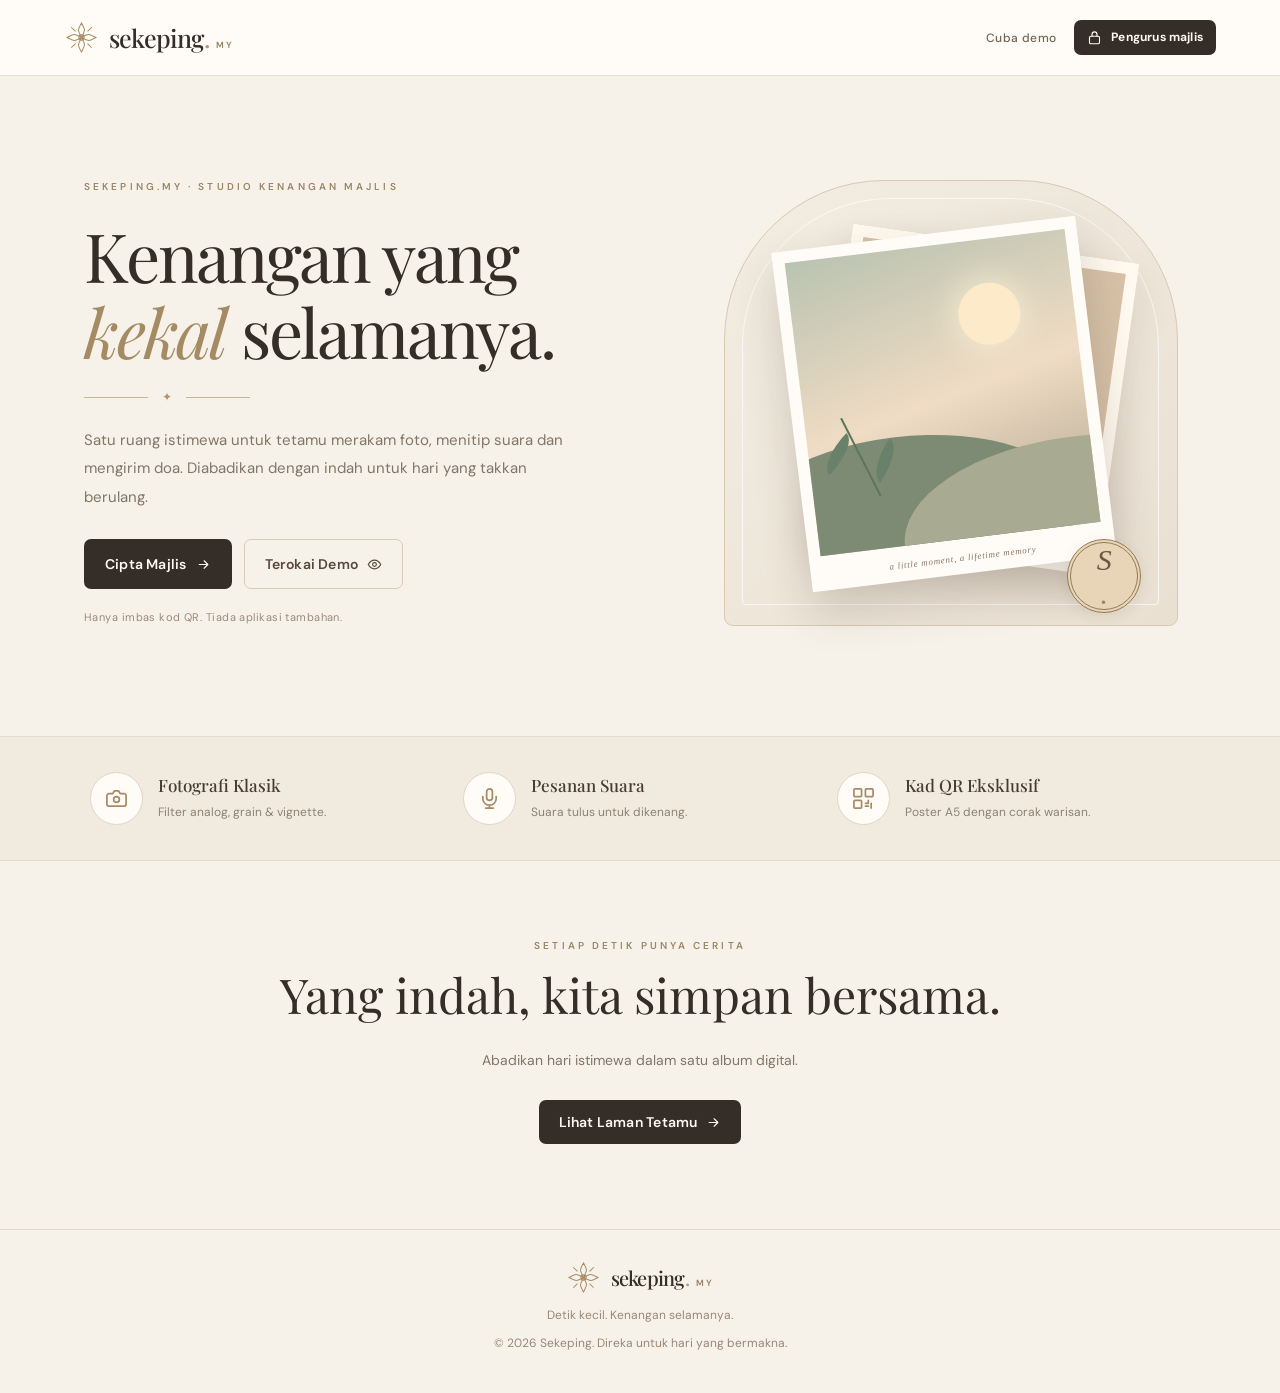
<file: index.html>
<!doctype html>
<html lang="ms">
<head>
  <meta charset="UTF-8" />
  <meta name="viewport" content="width=device-width, initial-scale=1, viewport-fit=cover" />
  <meta name="theme-color" content="#f7f2e9" />
  <meta name="description" content="Sekeping.my — Rakaman suara analog klasik, galeri foto dan ucapan tetamu majlis." />
  <title>Sekeping — Kenangan Majlis</title>
  <link rel="icon" href="favicon.svg" type="image/svg+xml" />
  <link rel="stylesheet" href="styles.css" />
  <link rel="stylesheet" href="guest-v4.css" />
  <link rel="stylesheet" href="qr-studio.css" />
  <link rel="stylesheet" href="retro-recorder.css" />
  <link rel="stylesheet" href="camera-fullscreen.css?v=27.0" />
  <link rel="stylesheet" href="camera-panel-premium.css?v=24.0" />
</head>
<body>
  <div id="app"><div class="boot"><div class="loading-ring"></div><p>Menyusun kenangan anda…</p></div></div>
  <div id="toast" class="toast" aria-live="polite"></div>
  <script src="qrcode.js"></script>
  <script src="data.js"></script>
  <script src="pdf.js"></script>
  <script src="qr-templates.js"></script>
  <script src="camera-effects.js?v=26.0"></script>
  <script src="zip-export.js"></script>
  <script src="archive-export.js"></script>
  <script src="app.js?v=27.0"></script>
  <script src="retro-recorder.js"></script>
  <script src="camera-panel-premium.js?v=24.0"></script>
</body>
</html>
</file>
<file: styles.css>
@import url('https://fonts.googleapis.com/css2?family=DM+Sans:wght@400;500;600;700&family=Playfair+Display:wght@400;500;600;700&display=swap');
:root{--ink:#263f38;--muted:#7e8177;--cream:#f9f6f0;--paper:#fffdfa;--linen:#eee7dc;--sage:#d7e2d7;--gold:#c6a272;--accent:#254b42;--danger:#b45951;--radius:18px;--shadow:0 14px 42px #2b493319;}
*{box-sizing:border-box}html{scroll-behavior:smooth}body{margin:0;background:var(--cream);color:var(--ink);font-family:'DM Sans',system-ui,sans-serif;font-size:14px;-webkit-font-smoothing:antialiased}button,input,select,textarea{font:inherit}button{cursor:pointer}a{color:inherit}img{max-width:100%}.hidden{display:none!important}button:disabled{opacity:.45;cursor:not-allowed}button:focus-visible,input:focus-visible,textarea:focus-visible,select:focus-visible{outline:3px solid #c6a272aa;outline-offset:3px}.ico{width:18px;height:18px;display:inline-block;flex-shrink:0;stroke:currentColor;fill:none;stroke-width:1.8;stroke-linecap:round;stroke-linejoin:round;vertical-align:middle}.ico.sm{width:15px;height:15px}.ico.big{width:23px;height:23px}
.boot{min-height:100dvh;display:flex;align-items:center;justify-content:center;flex-direction:column;gap:20px;color:#61776b}.loading-ring{width:34px;height:34px;border:2px solid #ddd5ca;border-top-color:var(--accent);border-radius:50%;animation:spin 1s linear infinite}@keyframes spin{to{transform:rotate(360deg)}}
.sr{position:absolute;clip:rect(0,0,0,0);width:1px;height:1px;overflow:hidden}.muted{color:var(--muted)}.micro{text-transform:uppercase;letter-spacing:2.6px;font-size:10px;font-weight:700}.serif{font-family:'Playfair Display',Georgia,serif}.small{font-size:12px}.center{text-align:center}.spaced{letter-spacing:.07em}.caps{text-transform:uppercase}.line{height:1px;background:#e9e3d9;margin:20px 0}.link{color:var(--accent);text-decoration:underline;text-underline-offset:3px}
.btn{display:inline-flex;justify-content:center;align-items:center;gap:9px;padding:12px 19px;border:1px solid transparent;border-radius:9px;background:var(--accent);color:#fff;font-weight:700;text-decoration:none;transition:background .2s,transform .2s,box-shadow .2s;line-height:1.3}.btn:hover:not(:disabled){background:#3a6354;transform:translateY(-1px);box-shadow:0 8px 20px #24483920}.btn.secondary{background:#fff;color:var(--ink);border-color:#dcd9d1}.btn.secondary:hover{background:#f7f2ea}.btn.ghost{background:transparent;color:var(--ink);border-color:transparent}.btn.ghost:hover{background:#f0ece5}.btn.gold{background:#bb966d;color:white}.btn.danger{background:#fff4f1;color:var(--danger);border-color:#efd3cb}.btn.wide{width:100%}.btn.sm{padding:9px 12px;font-size:12px}.btn.icon-only{width:42px;height:42px;padding:0;border-radius:50%}
.input,.select,.textarea{display:block;width:100%;min-width:0;border:1px solid #ddd9ce;border-radius:10px;padding:12px 13px;color:#253e35;background:#fff;outline:none;transition:border .2s}.textarea{min-height:110px;resize:vertical}.input:focus,.select:focus,.textarea:focus{border-color:var(--gold)}.field{display:block;margin-bottom:16px}.field>span,.field>label{display:block;font-size:11px;font-weight:700;margin-bottom:8px;color:#54675e;letter-spacing:.04em}.field small{display:block;color:var(--muted);margin-top:6px}.two-fields{display:grid;grid-template-columns:repeat(2,minmax(0,1fr));gap:14px}.actions{display:flex;gap:10px;flex-wrap:wrap;align-items:center}.actions.end{justify-content:flex-end}.pill{border-radius:30px;padding:6px 11px;background:#edf3eb;color:#557265;display:inline-flex;gap:5px;align-items:center;font-size:11px;font-weight:700}.pill.warn{background:#fff1dc;color:#987043}.empty{padding:40px 18px;text-align:center;color:#8f9085;border:1px dashed #ddd4c7;border-radius:14px;background:#fffcf7}.empty .ico{width:34px;height:34px;color:#c1ad90;display:block;margin:0 auto 12px}
/* top navigation */
.topbar{height:74px;display:flex;align-items:center;justify-content:space-between;gap:12px;padding:0 clamp(18px,5vw,75px);border-bottom:1px solid #ece6dc;background:#fffdf9e9;backdrop-filter:blur(13px);position:sticky;top:0;z-index:40}.brand{display:flex;align-items:center;gap:10px;text-decoration:none;color:var(--accent);font-family:'Playfair Display',Georgia,serif;font-size:25px;font-weight:700;letter-spacing:-1.3px}.brand-logo{width:33px;height:33px;border:1px solid #bfc9b8;border-radius:9px;display:grid;place-items:center;transform:rotate(-7deg);color:#346054}.brand-logo .ico{transform:rotate(7deg)}.nav-links{display:flex;align-items:center;gap:18px}.nav-links a{font-size:12px;text-decoration:none;font-weight:700}.nav-links a:hover{color:#bc9668}.nav-links .btn{font-size:12px}
/* Home */
.home-hero{min-height:620px;display:grid;grid-template-columns:minmax(0,1fr) minmax(0,1fr);align-items:center;gap:50px;max-width:1250px;margin:0 auto;padding:70px 32px 85px;position:relative}.hero-text h1{font-size:clamp(48px,6vw,82px);line-height:1.09;letter-spacing:-3px;margin:23px 0 21px;font-weight:500;max-width:600px}.hero-text p{max-width:480px;color:#798479;line-height:1.9;font-size:15px}.hero-buttons{margin:30px 0}.hero-stage{height:490px;position:relative;display:grid;place-items:center}.hero-stage:before{content:'';position:absolute;width:80%;height:85%;border-radius:48% 48% 2% 2%;background:#e1e9df;top:5%;left:11%}.hero-stage:after{content:'';position:absolute;width:67%;height:65%;border:1px solid #fff;top:16%;left:17%;border-radius:48% 48% 1% 1%;pointer-events:none}.photo-demo{position:relative;width:245px;height:330px;transform:rotate(-9deg) translateY(-12px);background:#fff;padding:13px 13px 40px;box-shadow:0 25px 55px #22372e44;z-index:2;transition:transform .8s}.photo-demo:hover{transform:rotate(-4deg) translateY(-24px)}.photo-demo .demo-art{width:100%;height:100%;position:relative;overflow:hidden;background:linear-gradient(155deg,#d5ddcf,#f2ddc4 55%,#bdcdbb)}.sun{position:absolute;top:30px;right:27px;width:85px;height:85px;border-radius:50%;background:#ffe8b9;box-shadow:0 0 42px #fff4d8}.hill{position:absolute;width:280px;height:150px;background:#7f9b82;border-radius:50%;bottom:-70px;left:-40px}.hill.two{background:#a8b89a;bottom:-37px;left:75px}.leaf-art{position:absolute;bottom:35px;left:35px;width:8px;height:110px;background:#58795e;transform:rotate(-23deg)}.leaf-art:before,.leaf-art:after{content:'';position:absolute;width:47px;height:20px;background:#6a886c;border-radius:100% 0 100% 0;left:-43px;top:26px;transform:rotate(-18deg)}.leaf-art:after{left:7px;top:57px;transform:rotate(155deg)}.hero-card-back{position:absolute;right:16%;top:8%;width:190px;height:270px;background:#d6baa0;transform:rotate(10deg);border:13px solid #fdfcf5;box-shadow:0 10px 34px #253a2f35;z-index:1}.float-label{position:absolute;bottom:25px;right:3%;z-index:4;background:#fff;padding:14px 18px;border-radius:10px;box-shadow:var(--shadow);font-size:13px;animation:float 4s ease-in-out infinite}.float-label .ico{color:#a99170;margin-right:8px}@keyframes float{50%{transform:translateY(-9px)}}.feature-band{background:#f0ebe2;padding:40px 20px}.feature-grid{max-width:1100px;margin:auto;display:grid;grid-template-columns:repeat(3,1fr);gap:20px}.feature{display:flex;align-items:center;gap:15px}.feature-icon{width:47px;height:47px;background:#fff;border-radius:12px;display:grid;place-items:center;color:var(--accent);flex-shrink:0}.feature h4{font-size:13px;margin:0 0 4px}.feature p{font-size:12px;margin:0;color:#83857a;line-height:1.6}.home-end{text-align:center;padding:65px 20px}.home-end h2{font-size:40px;margin:10px 0 22px;font-weight:500}
/* guest */
.guest-wrap{max-width:1120px;margin:auto;padding:34px 25px 100px}.guest-hero{min-height:380px;border-radius:20px;position:relative;display:flex;align-items:center;justify-content:center;overflow:hidden;padding:44px 20px;text-align:center;background:linear-gradient(130deg,#dfe7da,#f9eadd 65%,#e0e7db)}.guest-hero:before,.guest-hero:after{content:'';position:absolute;width:280px;height:280px;border:1px solid #c8cfb7;border-radius:50%;top:-130px;left:-110px;box-shadow:0 0 0 50px #ffffff20,0 0 0 100px #ffffff13}.guest-hero:after{left:auto;right:-140px;top:auto;bottom:-140px}.guest-hero.has-cover{background-size:cover;background-position:var(--x,50%) var(--y,50%);background-repeat:no-repeat}.guest-hero.has-cover:before{inset:0;width:auto;height:auto;position:absolute;border:0;background:linear-gradient(0deg,#20392cad,#20392c55);box-shadow:none;border-radius:0}.guest-hero.has-cover .guest-hero-content{color:#fff}.guest-hero-content{z-index:1;position:relative}.guest-hero h1{font:500 clamp(40px,6vw,69px)/1.2 'Playfair Display',Georgia,serif;margin:17px 0;letter-spacing:-2px}.guest-hero .date{letter-spacing:2.5px;font-weight:700;font-size:11px}.guest-hero .little-heart{font-size:24px;font-family:Georgia,serif;color:#ab9577}.guest-tabs{display:flex;gap:7px;justify-content:center;flex-wrap:wrap;padding:23px 0 30px;position:sticky;top:73px;background:var(--cream);z-index:30;border-bottom:1px solid #eee8df}.guest-tab{display:inline-flex;align-items:center;gap:8px;min-height:39px;border:1px solid transparent;background:transparent;color:#798277;border-radius:40px;padding:9px 16px;font-weight:700;font-size:12px}.guest-tab.active{background:var(--accent);color:#fff;box-shadow:0 3px 9px #254b4225}.guest-content{max-width:900px;margin:10px auto 0}.section-eyebrow{text-align:center;color:#b49a77;font-size:10px;letter-spacing:2.4px;font-weight:700;text-transform:uppercase;margin-bottom:10px}.section-title{text-align:center;font:500 35px/1.25 'Playfair Display',Georgia,serif;margin:0 0 12px}.section-lead{text-align:center;color:#839084;line-height:1.8;max-width:560px;margin:0 auto 29px}.card{background:#fffefa;border:1px solid #ebe6dc;border-radius:16px;padding:25px;box-shadow:0 6px 25px #3e51490a}.guest-intro{display:grid;grid-template-columns:1fr 1fr;gap:26px;margin:20px auto}.intro-art{border-radius:13px;min-height:265px;background:linear-gradient(145deg,#d4dfd3,#f6e7d8);display:flex;align-items:center;justify-content:center}.intro-art .ico{width:80px;height:80px;stroke-width:.8;color:#879d89}.intro-copy{align-self:center}.intro-copy h2{font:500 35px 'Playfair Display',Georgia,serif;margin:10px 0}.intro-copy p{line-height:1.8;color:var(--muted)}.name-form{max-width:650px;margin:26px auto}.limit-box{padding:15px 18px;background:#f0f3eb;border-radius:10px;display:flex;align-items:center;justify-content:space-between;gap:14px;margin:17px 0;color:#47705b}.photo-counter{display:flex;gap:6px}.photo-dot{height:9px;width:9px;background:#d3d9cb;border-radius:50%}.photo-dot.used{background:#557967}.photo-tile{border-radius:14px;overflow:hidden;background:#e5ebe1;aspect-ratio:4/5;position:relative}.photo-tile img{display:block;width:100%;height:100%;object-fit:cover}.photo-tile .tile-foot{position:absolute;bottom:0;left:0;right:0;background:linear-gradient(transparent,#1a282cba);padding:34px 12px 13px;color:white}.photo-tile .tile-foot b{font-size:12px}.photo-tile .tile-foot span{display:block;font-size:10px;opacity:.8;margin-top:3px}.photo-grid{display:grid;grid-template-columns:repeat(3,minmax(0,1fr));gap:14px}.cam-panel{max-width:730px;margin:auto}.cam-top{display:flex;justify-content:space-between;align-items:center;margin-bottom:13px}.camera-frame{background:#202924;position:relative;border-radius:18px;overflow:hidden;max-height:70dvh;aspect-ratio:3/4;margin:auto;display:flex;align-items:center;justify-content:center;transition:aspect-ratio .3s}.camera-frame.landscape{aspect-ratio:4/3;max-width:730px}.camera-frame video,.camera-frame #capturePreview{position:absolute;inset:0;width:100%;height:100%;object-fit:cover}.camera-frame .cam-guide{position:absolute;inset:6%;border:1px solid #ffffff55;border-radius:9px;pointer-events:none;z-index:2}.camera-frame .cam-guide:before,.camera-frame .cam-guide:after{content:'';position:absolute;width:25px;height:25px;border-top:3px solid #fff;border-left:3px solid #fff;top:0;left:0;border-radius:7px 0 0 0}.camera-frame .cam-guide:after{top:auto;left:auto;bottom:0;right:0;border:0;border-bottom:3px solid #fff;border-right:3px solid #fff;border-radius:0 0 7px 0}.camera-message{color:#fff;text-align:center;padding:30px;z-index:3;max-width:390px}.camera-message .ico{width:35px;height:35px;margin-bottom:14px}.flash-overlay{position:absolute;inset:0;background:#fff;pointer-events:none;opacity:0;z-index:5}.flash-overlay.animate{animation:cameraFlash .65s ease-out}@keyframes cameraFlash{0%{opacity:0}20%{opacity:1}100%{opacity:0}}.cam-toolbar{display:flex;justify-content:center;gap:12px;margin:16px 0;flex-wrap:wrap}.cam-toolbar .btn{min-width:85px}.camera-shutter{width:66px;height:66px;border:4px solid #fff;border-radius:50%;background:#f7f2e9;box-shadow:inset 0 0 0 5px #365e50,0 3px 12px #243c341a;transition:transform .2s}.camera-shutter:hover{transform:scale(1.06)}.filter-row{display:flex;gap:8px;overflow-x:auto;padding:9px 3px 17px;scrollbar-width:thin;justify-content:flex-start}.filter-chip{border-radius:30px;border:1px solid #e5dfd5;padding:9px 14px;background:#fff;white-space:nowrap;font-size:12px;font-weight:700;color:#678071}.filter-chip.active{border-color:var(--accent);background:#e1ede4;color:var(--accent)}.voice-panel{max-width:660px;margin:auto}.mic-circle{width:95px;height:95px;display:grid;place-items:center;border-radius:50%;background:#edf2e9;margin:25px auto 20px;color:var(--accent);position:relative}.mic-circle.recording:after{content:'';position:absolute;inset:-12px;border:1px solid #bb645d;border-radius:50%;animation:pulse 1.5s infinite}.mic-circle.recording{background:#f7e3dc;color:#af514b}@keyframes pulse{to{transform:scale(1.25);opacity:0}}.mic-circle .ico{width:36px;height:36px}.voice-time{font-size:26px;font-variant-numeric:tabular-nums;font-weight:700;letter-spacing:3px}.voice-card{border:1px solid #eae4da;background:#fff;padding:16px;border-radius:13px;display:grid;grid-template-columns:minmax(100px,1fr) minmax(150px,260px);gap:12px;align-items:center;margin:9px 0}.voice-card audio{width:100%;height:36px}.wish-grid{display:grid;grid-template-columns:repeat(2,minmax(0,1fr));gap:14px}.wish-card{padding:23px;border:1px solid #e9e2d6;border-radius:13px;background:#fffefa}.wish-card:before{content:'“';font-family:Georgia,serif;font-size:48px;color:#d4b997;line-height:.8;display:block}.wish-card p{color:#52685d;line-height:1.8;white-space:pre-wrap;overflow-wrap:anywhere;margin:9px 0 18px}.wish-card .by{font-size:11px;font-weight:700;color:#9b836a}.footer{border-top:1px solid #e5ddd2;padding:30px;text-align:center;font-size:12px;color:#9a998e}.footer .brand{justify-content:center;margin-bottom:8px;font-size:20px}.event-info{text-align:center;margin:15px 0 28px;color:#7b857b;font-size:12px}
/* dashboard */
.dash-shell{display:grid;grid-template-columns:260px minmax(0,1fr);min-height:100dvh;background:#f8f7f3}.sidebar{background:#fffdf8;border-right:1px solid #ece7db;display:flex;flex-direction:column;padding:25px 18px;min-height:100vh;position:sticky;top:0;height:100vh}.side-brand{padding:4px 14px 27px}.side-group-label{font-size:10px;letter-spacing:2px;text-transform:uppercase;font-weight:700;color:#a4a59a;padding:12px 16px}.side-button{border:0;border-radius:9px;background:transparent;display:flex;align-items:center;gap:13px;width:100%;text-align:left;padding:13px 15px;color:#718077;font-size:13px;font-weight:700;margin:2px 0}.side-button.active{background:#e9f0e8;color:#2b5346}.side-button:hover{background:#f4f5ef}.sidebar-bottom{margin-top:auto;padding:20px 8px 0;border-top:1px solid #eee8dc}.dash-main{padding:32px clamp(18px,4vw,58px) 70px;max-width:1400px;width:100%;margin:auto}.dash-head{display:flex;align-items:center;justify-content:space-between;gap:20px;margin-bottom:30px}.dash-head h1{font:500 33px 'Playfair Display',Georgia,serif;margin:7px 0}.dash-head p{color:#879187;font-size:13px;margin:0}.dash-grid{display:grid;grid-template-columns:repeat(3,minmax(0,1fr));gap:16px;margin-bottom:22px}.stat{background:#fff;border:1px solid #e9e7df;border-radius:13px;padding:23px}.stat .ico{color:#a9b8a7}.stat strong{font-size:31px;font-weight:600;display:block;margin-top:10px}.stat small{font-size:11px;color:#8f968c}.dash-card{background:#fff;border:1px solid #e8e7e0;border-radius:15px;padding:25px;margin-bottom:20px}.dash-card h3{margin:0 0 19px;font-size:16px}.dash-card>p{color:#89948a;line-height:1.7}.events-list{display:grid;grid-template-columns:repeat(2,minmax(0,1fr));gap:16px}.event-item{background:#fff;border:1px solid #ebe7df;border-radius:12px;padding:20px}.event-item h3{font-family:Georgia,serif;font-size:23px;font-weight:400;margin:8px 0 15px}.event-item .actions{justify-content:space-between}.preview-cover{width:100%;aspect-ratio:2.8;border-radius:11px;background:linear-gradient(110deg,#dde6d8,#f6e6d6);background-position:center;background-size:cover;display:flex;align-items:center;justify-content:center;color:#71887c;font:italic 26px Georgia,serif;position:relative;overflow:hidden}.preview-cover:after{content:' ';position:absolute;inset:10px;border:1px solid #ffffff80;border-radius:8px}.upload-area{border:1px dashed #bfc9b6;border-radius:10px;padding:19px;background:#fbfcf8;display:flex;align-items:center;gap:15px;flex-wrap:wrap}.range-row{display:grid;grid-template-columns:90px 1fr 44px;align-items:center;gap:12px;margin:13px 0}.range-row input{width:100%;accent-color:var(--accent)}.color-row{display:flex;gap:12px;align-items:center}.color-row input{width:47px;height:41px;border:0;background:none;cursor:pointer}.design-grid{display:grid;grid-template-columns:1fr 1fr;gap:23px}.qr-layout{display:grid;grid-template-columns:1fr 1fr;gap:30px;align-items:start}.qr-poster{background:linear-gradient(130deg,#fcfaf4,#f1e9db);border:1px solid #d9c6ac;aspect-ratio:148/210;padding:23px;text-align:center;max-width:350px;position:relative;overflow:hidden;color:#36554b;box-shadow:var(--shadow)}.qr-poster:before{content:'';position:absolute;top:-60px;left:-60px;width:135px;height:135px;border:1px solid #d9c8af;border-radius:50%;box-shadow:0 0 0 24px #d9c8af22,0 0 0 47px #d9c8af11}.qr-poster:after{content:'';position:absolute;bottom:-60px;right:-60px;width:135px;height:135px;border:1px solid #d9c8af;border-radius:50%;box-shadow:0 0 0 24px #d9c8af22,0 0 0 47px #d9c8af11}.qr-poster .qr-brand{font-family:Georgia,serif;font-size:23px;margin:15px 0 20px}.qr-poster h2{font:normal 28px Georgia,serif;margin:14px 0}.qr-poster canvas{width:67%;aspect-ratio:1;position:relative;z-index:1;background:white;padding:10px;margin:15px auto}.qr-poster .sub{font-size:11px;letter-spacing:2px;text-transform:uppercase}.table-wrap{overflow:auto}.simple-table{width:100%;border-collapse:collapse;text-align:left}.simple-table th{font-size:10px;letter-spacing:1px;text-transform:uppercase;color:#999f94;background:#f7f8f5;padding:13px}.simple-table td{padding:14px 13px;border-bottom:1px solid #eeeae4;font-size:12px}.simple-table td audio{width:220px;max-width:100%}.auth-shell{max-width:440px;margin:65px auto;background:#fff;border:1px solid #e6e0d5;border-radius:18px;padding:35px;box-shadow:var(--shadow)}.auth-shell h1{font:500 34px Georgia,serif;margin:12px 0}.auth-shell p{line-height:1.7;color:#849186}.dashboard-mobile-header{display:none}.banner{background:#fff7e7;color:#8c6b3c;border:1px solid #eee1be;border-radius:10px;padding:12px 15px;font-size:12px;line-height:1.6;margin-bottom:18px}.banner.success{background:#eef5eb;color:#4e7556;border-color:#d6e4d1}.banner.error{background:#fff1ee;color:#a8504a;border-color:#edcfca}.toast{position:fixed;bottom:28px;left:50%;transform:translateX(-50%) translateY(100px);z-index:200;background:#203d32;color:#fff;padding:13px 20px;box-shadow:var(--shadow);border-radius:12px;max-width:min(90vw,520px);text-align:center;transition:transform .2s;pointer-events:none;font-size:13px}.toast.show{transform:translateX(-50%) translateY(0)}.modal-cover{position:fixed;inset:0;background:#172e2599;z-index:90;display:flex;align-items:center;justify-content:center;padding:20px;backdrop-filter:blur(3px)}.modal{width:min(500px,100%);max-height:90dvh;overflow:auto;background:white;padding:25px;border-radius:16px;box-shadow:0 40px 70px #10251c4d}.modal h2{font:500 30px Georgia,serif;margin:0 0 16px}.modal .close-modal{float:right}
@media(max-width:960px){.home-hero{gap:18px}.hero-text h1{font-size:54px}.hero-stage{height:430px}.dash-shell{grid-template-columns:215px 1fr}.sidebar{padding:20px 10px}.dash-main{padding:24px 20px}.qr-layout{gap:15px}.qr-poster h2{font-size:24px}}
@media(max-width:720px){.topbar{height:66px;padding:0 17px}.brand{font-size:22px}.nav-links{gap:9px}.nav-links>a:not(.btn){display:none}.nav-links .btn{font-size:11px;padding:10px 12px}.home-hero{grid-template-columns:1fr;padding:48px 22px 30px;gap:0}.hero-text{text-align:center}.hero-text h1{font-size:clamp(45px,11vw,66px);max-width:570px;margin:17px auto;letter-spacing:-2px}.hero-text p{margin:auto}.hero-buttons{justify-content:center}.hero-stage{height:360px}.hero-stage:before{width:65%;height:95%;left:17%}.hero-stage:after{width:55%;height:75%;left:22%}.photo-demo{width:170px;height:240px}.hero-card-back{width:150px;height:205px;right:25%;top:15%}.float-label{right:5%;bottom:20px}.feature-grid{grid-template-columns:1fr;max-width:350px;gap:23px}.guest-wrap{padding:20px 15px 60px}.guest-hero{min-height:300px;border-radius:15px}.guest-hero h1{font-size:clamp(36px,9vw,53px)}.guest-tabs{top:65px;flex-wrap:nowrap;justify-content:flex-start;overflow-x:auto;scrollbar-width:none;padding:12px 0 15px}.guest-tabs::-webkit-scrollbar{display:none}.guest-tab{white-space:nowrap;padding:10px 13px;font-size:11px}.guest-content{padding:9px 0}.section-title{font-size:30px}.guest-intro{grid-template-columns:1fr}.intro-art{min-height:170px}.photo-grid{grid-template-columns:repeat(2,minmax(0,1fr));gap:10px}.wish-grid{grid-template-columns:1fr}.card{padding:19px}.voice-card{grid-template-columns:1fr}.camera-frame{max-height:65dvh}.camera-frame.landscape{max-height:58dvh}.dash-shell{display:block}.sidebar{display:none;position:static}.dashboard-mobile-header{display:flex;background:#fffdf9;position:sticky;top:0;z-index:50;align-items:center;justify-content:space-between;gap:12px;padding:12px 16px;border-bottom:1px solid #ebe5db}.dashboard-mobile-header .brand{font-size:20px}.mobile-nav{display:flex;gap:5px;overflow-x:auto;padding:12px 15px;background:#fffdf9;position:sticky;top:60px;z-index:50}.mobile-nav .side-button{margin:0;white-space:nowrap;padding:9px 11px;width:auto;font-size:11px}.mobile-nav .ico{width:15px;height:15px}.dash-main{padding:23px 15px 70px}.dash-head{align-items:flex-start}.dash-head h1{font-size:29px}.dash-grid{gap:8px}.stat{padding:14px}.stat strong{font-size:24px}.events-list{grid-template-columns:1fr}.design-grid,.qr-layout{grid-template-columns:1fr}.qr-poster{margin:auto;width:100%}.two-fields{grid-template-columns:1fr}.auth-shell{margin:35px 15px;padding:25px}.footer{padding:22px}.camera-shutter{width:59px;height:59px}}
@media(max-width:380px){.brand{font-size:20px}.guest-wrap{padding:14px 11px 55px}.guest-tab{padding:9px}.guest-hero{min-height:260px}.dash-grid{grid-template-columns:1fr 1fr}.stat:last-child{grid-column:span 2}.photo-grid{gap:8px}}
@media(prefers-reduced-motion:reduce){*,*:before,*:after{animation-duration:.01ms!important;transition-duration:.01ms!important;scroll-behavior:auto!important}}
/* Keep desktop dashboard navigation only in the left sidebar. */
.mobile-nav{display:none}
.toast{opacity:0;visibility:hidden}
.toast.show{opacity:1;visibility:visible}
@media(max-width:720px){.mobile-nav{display:flex}}

.little-heart .ico{width:24px;height:24px;stroke-width:1.25}

/* SEKeping Camera Studio V2 — immersive guest capture + adjustable analog effects */
.camera-immersive{min-height:100dvh;background:#171614;color:#f8f4eb;padding:0 0 38px;overflow-x:clip}
.camera-immersive .camera-frame{width:100%;max-width:760px;height:min(80dvh,850px);min-height:560px;max-height:none;aspect-ratio:auto!important;border-radius:0;margin:0 auto;position:relative;background:linear-gradient(145deg,#35312e,#121817);overflow:hidden;box-shadow:0 8px 36px #0004}
.camera-immersive .camera-frame.landscape{height:min(78dvh,850px);max-width:1000px}
.camera-immersive .camera-frame video,.camera-immersive .camera-frame #capturePreview{position:absolute;inset:0;width:100%;height:100%;object-fit:cover;z-index:1}
.camera-immersive .cam-guide{position:absolute;inset:3%;z-index:4;border:1px solid #ffffff28;border-radius:4px;pointer-events:none}
.camera-immersive .cam-guide:before,.camera-immersive .cam-guide:after{width:22px;height:22px;border-color:#e5d4baaa;border-width:1px}
.camera-immersive .flash-overlay{z-index:12}
.camera-immersive .camera-message{position:absolute;z-index:5;left:50%;top:46%;transform:translate(-50%,-50%);width:88%;font-size:14px;color:#f8f4ec;line-height:1.65;text-shadow:0 2px 4px #0006}
.camera-immersive .camera-message .btn{margin-top:12px;background:#faf5eb;color:#29231e}
.camera-immersive .camera-message .ico{height:38px;width:38px}
.camera-immersive .live-grain,.camera-immersive .live-vignette{position:absolute;inset:0;pointer-events:none;z-index:2}
.camera-immersive .live-grain{background-size:160px 160px;mix-blend-mode:overlay}
.camera-immersive .live-vignette{z-index:3}
.camera-immersive .cam-overlay-header{position:absolute;z-index:10;top:0;left:0;right:0;display:grid;grid-template-columns:50px 1fr 50px;align-items:start;gap:10px;padding:calc(21px + env(safe-area-inset-top,0px)) 24px 0;background:linear-gradient(to bottom,#0009,transparent);color:#fff;text-align:center}
.camera-immersive .cam-wedding-title{display:flex;flex-direction:column;gap:7px;align-items:center;min-width:0;text-shadow:0 2px 8px #0009}
.camera-immersive .cam-wedding-title strong{font-size:clamp(24px,4vw,35px);font-weight:600;line-height:1.2;overflow:hidden;text-overflow:ellipsis;white-space:nowrap;max-width:100%}
.camera-immersive .cam-wedding-title small{font-size:11px;font-weight:600;letter-spacing:3px;color:#e5d2b8}
.camera-immersive .cam-glass{border:1px solid #fffc;background:#171613a8;backdrop-filter:blur(12px);-webkit-backdrop-filter:blur(12px);color:#fff;border-radius:35px;min-height:46px;display:inline-flex;justify-content:center;align-items:center;gap:8px;padding:10px 13px}
.camera-immersive .cam-glass.circle{width:48px;height:48px;border-radius:50%;padding:0}
.camera-immersive .cam-glass:hover{background:#332e29d9}
.camera-immersive .cam-film-stamp{position:absolute;left:24px;top:44%;font-size:12px;font-weight:700;letter-spacing:3px;color:#e98f65;z-index:9;writing-mode:vertical-rl;transform:none;text-transform:uppercase;text-shadow:0 2px 6px #0009;pointer-events:none}
.camera-immersive .camera-controls{position:absolute;left:0;right:0;bottom:0;z-index:9;padding:55px 26px 31px;background:linear-gradient(transparent,#00000094 24%,#0009);color:#fff}
.camera-immersive .camera-actions-row{display:grid;grid-template-columns:52px 1fr 52px;align-items:center;gap:18px;margin:0 auto 28px;max-width:550px}
.camera-immersive .camera-ratio{justify-self:center;display:flex;background:#211d1abf;padding:5px;border:1px solid #ffffff76;border-radius:32px;gap:3px;white-space:nowrap}
.camera-immersive .camera-ratio button{border:0;border-radius:25px;background:transparent;color:#eee2d5;letter-spacing:2px;font-size:11px;font-weight:700;padding:11px 20px}
.camera-immersive .camera-ratio button.selected{background:#f8f4eb;color:#332c26}
.camera-immersive .camera-snap-row{max-width:430px;display:grid;grid-template-columns:1fr 100px 1fr;align-items:center;justify-items:center;gap:16px;margin:0 auto 22px}
.camera-immersive .camera-shutter{border:5px solid #f4f1e9;box-shadow:inset 0 0 0 7px #403933,0 5px 20px #0009;background:#fffdf4;width:88px;height:88px;transition:transform .16s}
.camera-immersive .camera-shutter:active{transform:scale(.91)}
.camera-immersive .cam-remaining{width:70px;height:70px;background:#161612c9;border-radius:19px;display:flex;flex-direction:column;align-items:center;justify-content:center;gap:4px}
.camera-immersive .cam-remaining b{font-size:27px;line-height:1;font-weight:600}
.camera-immersive .cam-remaining span{font-size:9px;letter-spacing:2px;color:#ded0bd}
.camera-immersive .cam-remaining.side{background:#ffffff19}
.camera-immersive .cam-upload{display:flex;align-items:center;justify-content:center;gap:11px;border:1px solid #f7e9d89a;border-radius:38px;max-width:390px;margin:0 auto;padding:15px 18px;color:#f6ebdd;letter-spacing:2.3px;font-size:11px;cursor:pointer;background:#13110fb0;min-height:49px}
.camera-immersive .cam-upload:hover{background:#2c2923}
.camera-immersive .camera-review-actions{display:flex;justify-content:center;gap:12px;flex-wrap:wrap}
.camera-immersive .cam-review-save{display:inline-flex;align-items:center;gap:9px;background:#f6f0e6;border:0;border-radius:34px;padding:13px 22px;color:#29221e;font-weight:700}
.camera-immersive .filter-studio{background:#f7f1e9;color:#2f2a24;padding:29px clamp(16px,4vw,38px) 50px;max-width:1000px;margin:auto;border-radius:0 0 22px 22px}
.camera-immersive .filter-studio-header{display:flex;align-items:center;justify-content:space-between;gap:13px;margin-bottom:22px}
.camera-immersive .filter-studio-header .micro{font-size:10px;color:#a3805c}
.camera-immersive .filter-studio-header h2{font-size:clamp(23px,4vw,30px);margin:7px 0;font-weight:500}
.camera-immersive .filter-studio-header p{margin:0;color:#837c72;line-height:1.6;font-size:12px;max-width:530px}
.camera-immersive .filter-category-row{display:flex;overflow-x:auto;gap:7px;padding:0 0 16px;scrollbar-width:none}
.camera-immersive .filter-category-row::-webkit-scrollbar{display:none}
.camera-immersive .filter-category{font-size:11px;font-weight:700;padding:9px 17px;border:1px solid #ddd4c8;border-radius:24px;color:#736c63;background:#fffcf7;white-space:nowrap}
.camera-immersive .filter-category.active{background:#28231f;color:#f9f3eb;border-color:#28231f}
.camera-immersive .filter-preview-grid{display:flex;overflow-x:auto;gap:12px;scrollbar-width:thin;padding:5px 1px 17px;scroll-snap-type:x proximity}
.camera-immersive .filter-preview-card{position:relative;flex:0 0 108px;scroll-snap-align:start;border:2px solid transparent;background:#fff;border-radius:13px;padding:6px;display:flex;flex-direction:column;align-items:center;gap:8px;transition:transform .2s,border .2s}
.camera-immersive .filter-preview-card.active{border-color:#957958;background:#f7eee3}
.camera-immersive .filter-preview-card:hover{transform:translateY(-3px)}
.camera-immersive .filter-thumbnail{width:100%;aspect-ratio:3/4;border-radius:7px;display:block;overflow:hidden;background:#d8c1a2}
.camera-immersive .filter-landscape{display:block;width:100%;height:100%;background:linear-gradient(175deg,#bbd1c4 0%,#dfe6cb 42%,#f6e4bb 72%,#c1a78e 100%);position:relative;overflow:hidden}
.camera-immersive .filter-sun{position:absolute;left:20%;top:21%;width:30px;height:30px;border-radius:50%;background:#f6dfb3;box-shadow:0 0 18px 6px #f8e5bf}
.camera-immersive .filter-hill{position:absolute;width:150%;height:50%;left:-12%;bottom:-20%;background:#567d6c;border-radius:60% 55% 0 0;transform:rotate(13deg)}
.camera-immersive .filter-hill.back{left:20%;bottom:-35%;background:#9a937a;transform:rotate(-17deg)}
.camera-immersive .filter-name{font-size:11px;font-weight:700;white-space:nowrap;color:#504c46}
.camera-immersive .filter-selected{position:absolute;top:11px;right:11px;background:#f8f3ea;color:#423529;border-radius:50%;width:22px;height:22px;display:grid;place-items:center}
.camera-immersive .effects-heading{display:flex;align-items:center;gap:13px;padding:25px 0 12px;border-top:1px solid #ded5c8}
.camera-immersive .effects-heading>.ico{color:#927960}
.camera-immersive .effects-heading strong{font-size:17px}
.camera-immersive .effects-heading p{font-size:12px;color:#8f8274;margin:4px 0}
.camera-immersive .effects-grid{display:grid;grid-template-columns:repeat(2,minmax(0,1fr));gap:13px;margin:10px 0 20px}
.camera-immersive .effect-card{background:white;border:1px solid #e3d9cc;border-radius:13px;padding:18px;min-width:0}
.camera-immersive .effect-card-row{display:flex;justify-content:space-between;align-items:center;gap:10px}
.camera-immersive .effect-label{font-weight:700;font-size:15px}
.camera-immersive .effect-status{font-size:9px;letter-spacing:1.2px;color:#a89e90;margin-left:4px}
.camera-immersive .effect-caption{font-size:11px;color:#8a8177;margin:6px 0 0;line-height:1.5}
.camera-immersive .effect-toggle{width:54px;height:31px;min-width:54px;border:0;background:#d9d1c6;border-radius:40px;padding:4px;display:flex;align-items:center;justify-content:flex-start;transition:background .2s}
.camera-immersive .effect-toggle span{background:#fff;border-radius:50%;width:23px;height:23px;box-shadow:0 1px 5px #0003;transition:transform .2s}
.camera-immersive .effect-toggle.active{background:#36564a}
.camera-immersive .effect-toggle.active span{transform:translateX(23px)}
.camera-immersive .effect-range{display:grid;grid-template-columns:65px 1fr 38px;align-items:center;gap:11px;margin-top:20px;font-size:11px;color:#6e6b63}
.camera-immersive .effect-range input{width:100%;accent-color:#3b5e4c;cursor:pointer}
.camera-immersive .effect-range.is-disabled{opacity:.4}
.camera-immersive .effect-range output{text-align:right;font-variant-numeric:tabular-nums}
.camera-immersive .cam-tip{display:flex;gap:9px;align-items:flex-start;background:#ebe4d9;border-radius:12px;padding:14px;color:#7f746a;line-height:1.6;font-size:11px;margin-bottom:17px}
.camera-immersive .cam-tip .ico{flex-shrink:0;margin-top:2px}
.camera-immersive .filter-studio>.btn{background:#28231f}
.camera-immersive .filter-studio>.btn:hover{background:#514338}
@media(max-width:720px){
 .camera-immersive .camera-frame,.camera-immersive .camera-frame.landscape{height:76dvh;min-height:530px;max-width:none}
 .camera-immersive .cam-overlay-header{padding:calc(17px + env(safe-area-inset-top,0px)) 19px 0;grid-template-columns:46px 1fr 46px;gap:4px}
 .camera-immersive .cam-glass.circle{width:43px;height:43px}
 .camera-immersive .cam-wedding-title strong{font-size:27px}
 .camera-immersive .cam-film-stamp{left:14px;font-size:10px;letter-spacing:2px}
 .camera-immersive .camera-controls{padding:45px 18px 23px}
 .camera-immersive .camera-actions-row{gap:7px;margin-bottom:19px}
 .camera-immersive .camera-ratio button{padding:9px 16px;font-size:10px}
 .camera-immersive .camera-snap-row{grid-template-columns:1fr 80px 1fr;gap:8px;margin-bottom:19px}
 .camera-immersive .camera-shutter{width:78px;height:78px}
 .camera-immersive .cam-remaining{width:62px;height:64px}
 .camera-immersive .cam-upload{padding:12px 12px;font-size:10px;letter-spacing:1.8px;min-height:42px;max-width:330px}
 .camera-immersive .filter-studio{border-radius:0;padding:27px 16px 30px}
 .camera-immersive .effects-grid{grid-template-columns:1fr}
 .camera-immersive .filter-studio-header .pill{display:none}
}
@media(max-width:350px){.camera-immersive .cam-wedding-title strong{font-size:22px}.camera-immersive .camera-ratio button{padding:8px 11px}.camera-immersive .cam-film-stamp{left:8px}.camera-immersive .camera-controls{padding-left:10px;padding-right:10px}}
@media(prefers-reduced-motion:reduce){.camera-immersive .filter-preview-card,.camera-immersive .effect-toggle,.camera-immersive .effect-toggle span{transition:none}}

.camera-immersive.is-review .filter-studio{display:none}

/* Sekeping V3 • complete guest journey inspired by the supplied reference screenshots */
.wedding-landing{background:#181412;color:#f6f1e9;max-width:740px;margin:0 auto;min-height:100dvh;overflow:hidden;box-shadow:0 20px 65px #1d18121a}
.guest-photo-hero{height:clamp(290px,48vw,480px);min-height:290px;background:radial-gradient(ellipse at 56% 18%,#a2917a 0,#746e60 30%,transparent 55%),linear-gradient(145deg,#817462 0%,#404839 55%,#171411 100%);position:relative;overflow:hidden}
.guest-photo-hero::after{content:"";position:absolute;inset:0;background:linear-gradient(0deg,#181412 0%,transparent 66%);pointer-events:none}
.guest-photo-hero.has-cover .hero-ornament{display:none}
.hero-ornament{position:absolute;pointer-events:none;width:260px;height:420px;border:2px solid #d2c4a143;border-radius:50% 55% 45% 48%;transform:rotate(-30deg);filter:blur(1px)}.ornament-a{top:-100px;left:-130px;box-shadow:18px 12px 0 #9fa48a2b,35px 40px 0 #d7bca41a,60px 55px 0 #7a9e7924}.ornament-b{top:-60px;right:-140px;transform:rotate(38deg);box-shadow:-25px 25px 0 #dfcdad21,-55px 65px 0 #a3b99d2b}
.guest-hero-chip{position:absolute;top:24px;left:50%;transform:translateX(-50%);z-index:1;border:1px solid #ffffff65;background:#1814125e;backdrop-filter:blur(10px);border-radius:30px;padding:9px 15px;font-size:9px;letter-spacing:2px;white-space:nowrap;color:#eee4d3}
.wedding-intro{margin-top:-75px;position:relative;z-index:2;background:linear-gradient(180deg,transparent,#181412 60px);text-align:center;padding:0 clamp(20px,6vw,44px) 60px}
.wedding-overline{letter-spacing:6px;font-size:11px;color:#d3c4ab;font-weight:700;margin:26px 0 13px}.wedding-intro h1{font-weight:500;font-size:clamp(40px,8.2vw,63px);letter-spacing:-1px;line-height:1.2;margin:0 0 16px}.wedding-date{font-size:12px;font-family:monospace;letter-spacing:4px;color:#b6a99b}
.wedding-message{font-size:15px;color:#dbd3c9;line-height:1.7;margin:23px auto 14px;max-width:510px}.wedding-remaining{font-family:monospace;color:#d68d61;font-size:12px;letter-spacing:3px;margin:15px auto 23px}
.wedding-name{display:block;width:100%;background:#0e0e0d;color:#f8f4eb;border:1px solid #5f5551;padding:19px 22px;border-radius:40px;font-size:21px;text-align:center;min-height:62px;outline:none}.wedding-name::placeholder{color:#a8a3a0}.wedding-name:focus{border-color:#e6d0ad}
.wedding-main-button{width:100%;display:flex;align-items:center;justify-content:center;gap:12px;min-height:68px;margin:12px auto;border:0;border-radius:40px;background:#faf4e9;color:#1e1a17;font-size:17px;font-weight:600;transition:transform .18s}.wedding-main-button:hover{transform:translateY(-2px)}.wedding-main-button .ico{width:20px;height:20px}
.wedding-buttons{display:grid;grid-template-columns:repeat(3,minmax(0,1fr));gap:9px;margin:12px 0}.wedding-buttons>button{min-width:0;min-height:88px;background:#100f0e;border:1px solid #514743;color:#e9dccb;border-radius:24px;display:flex;align-items:center;justify-content:center;flex-direction:column;gap:13px;transition:border-color .2s}.wedding-buttons>button:hover,.wedding-wide-button:hover{border-color:#ddbea0}.wedding-buttons span{letter-spacing:1.4px;font-size:10px}.wedding-buttons .ico{color:#d6c4a5}
.wedding-wide-button{width:100%;min-height:54px;display:flex;align-items:center;justify-content:center;gap:12px;margin:10px 0;border:1px solid #645b56;border-radius:30px;background:#100f0e;color:#f1e7db;letter-spacing:2.4px;font-size:11px}.wedding-wide-button.accented{border-color:#baa68a}.wedding-wide-button .ico{width:16px;height:16px;color:#d8be97}
.landing-tip{color:#87817c;font-size:12px;line-height:1.5;max-width:310px;margin:24px auto 13px}.language-switch{background:transparent;color:#bfb1a1;border:1px solid #564c46;padding:9px 20px;border-radius:30px;letter-spacing:2px;font-size:11px}.landing-disclaimer{color:#8d8178;font-size:11px;line-height:1.6;margin:23px auto 16px;max-width:390px}.wedding-dashboard-link{display:inline-block;color:#e0c7a4;font-size:12px;letter-spacing:2px;text-decoration:none;border-bottom:1px solid #d9bb96;padding-bottom:6px;margin-top:16px}
.guest-subpage{min-height:100dvh;background:#f9f5ee;color:#2f2822}.guest-sub-header{height:70px;display:flex;align-items:center;justify-content:space-between;padding:0 clamp(17px,4vw,45px);gap:12px;max-width:1120px;margin:auto}.guest-sub-header .guest-back{border:0;background:transparent;color:#80786f;display:flex;align-items:center;gap:9px;font-size:11px;letter-spacing:2px;padding:10px 3px}.guest-sub-header .guest-back .ico{width:19px;height:19px}.guest-mini-brand{font:500 21px Georgia,serif;color:#39302a}.guest-subcontent{max-width:1120px;margin:auto;padding:0 clamp(16px,3.7vw,38px) 50px}.guest-subcontent .section-title{color:#2e2620}
.album-cover{background:radial-gradient(ellipse at 30% 22%,#877e6e 0,#615e56 32%,transparent 70%),linear-gradient(140deg,#5a5a50,#14120f);color:white;min-height:310px;padding:35px 20px 30px;display:flex;flex-direction:column;justify-content:center;align-items:center;text-align:center;position:relative;overflow:hidden}.album-cover:after{content:"";position:absolute;inset:0;background:linear-gradient(0deg,#1914128a,transparent 70%);pointer-events:none}.album-cover>*{position:relative;z-index:1}.album-cover .micro{color:#d9c5ab;letter-spacing:4px}.album-cover h1{font-weight:500;font-size:clamp(36px,7vw,57px);margin:12px 0 9px}.album-cover p{color:#e1b48c;font:600 12px monospace;letter-spacing:3px;margin:0 0 18px}.album-stats{display:grid;grid-template-columns:repeat(3,1fr);width:100%;max-width:490px;gap:20px;margin-top:14px}.album-stats div{display:flex;flex-direction:column;gap:5px}.album-stats strong{font:normal 36px Georgia,serif}.album-stats span{letter-spacing:2px;color:#ddd3c7;font-size:10px}
.album-main{background:#faf6f0;padding:22px 0 35px}.album-primary{display:flex;align-items:center;gap:11px;margin-bottom:22px}.album-home-button{border:1px solid #d8d0c5;background:transparent;color:#665e53;border-radius:50%;width:47px;height:47px;min-width:47px;display:grid;place-items:center}.album-primary .album-home-button:last-child{background:#2e2721;color:white;border-color:#2e2721}.album-tabs{background:#efe8dd;padding:5px;display:flex;gap:3px;flex:1;min-width:0;border-radius:30px}.album-tabs button{flex:1;border:none;background:transparent;padding:13px 4px;font-size:12px;color:#8d8379;border-radius:28px;min-width:0}.album-tabs button.active{background:#fffaf4;color:#362d25;box-shadow:0 1px 6px #392b1719}.album-filters{display:flex;gap:9px;overflow:auto;padding:4px 0 18px;scrollbar-width:none}.album-filters button{border:1px solid #ddcbb1;background:transparent;color:#7d6c5c;padding:12px 18px;border-radius:28px;letter-spacing:1.3px;font-size:11px;white-space:nowrap;display:flex;align-items:center;gap:5px}.album-filters button.active{background:#2a241e;color:#fff;border-color:#2a241e}.guest-person-row{display:flex;gap:8px;overflow:auto;margin-bottom:18px}.guest-person-row button{border:1px solid #e5d7c5;background:white;border-radius:24px;padding:9px 13px;font-size:11px;color:#685a4c;white-space:nowrap}.guest-person-row button.active{background:#dbcbb8;border-color:#dbcbb8}
.album-photo-grid{display:grid;grid-template-columns:repeat(3,minmax(0,1fr));gap:12px}.album-photo{position:relative;aspect-ratio:3/4;background:#d2c6b8;border-radius:8px;overflow:hidden}.album-photo>img{width:100%;height:100%;object-fit:cover;display:block}.photo-favourite{position:absolute;top:9px;right:9px;border:1px solid #fff7;background:#292723aa;color:#fff;border-radius:50%;width:36px;height:36px;display:grid;place-items:center;backdrop-filter:blur(7px);z-index:2}.photo-favourite.is-fav{background:#ae765d}.photo-favourite.is-fav .ico{fill:#f7e1d0}.album-photo-name{position:absolute;bottom:0;left:0;right:0;padding:28px 12px 12px;color:white;background:linear-gradient(transparent,#15100dba);font:italic 18px Georgia,serif;text-shadow:0 2px 4px #0009}.album-film-mark{position:absolute;left:7px;top:55px;writing-mode:vertical-rl;color:#de915b;font-size:8px;font-family:monospace;letter-spacing:1px;text-shadow:0 1px 3px black;pointer-events:none}.album-wishes{display:grid;grid-template-columns:repeat(2,minmax(0,1fr));gap:14px}.album-bottom-actions{display:flex;justify-content:center;gap:12px;margin-top:24px;flex-wrap:wrap}
.gift-page{max-width:780px;margin:0 auto;padding:28px 0 40px}.gift-page h1{font-size:clamp(37px,6vw,56px);font-weight:500;margin:14px 0}.gift-lead{font-size:16px;color:#81786f;line-height:1.8;margin-bottom:27px}.gift-card{background:#f1e8da;border:1px solid #e5d1b5;border-radius:9px;padding:35px 30px;text-align:center;margin:27px 0}.gift-qr{width:min(360px,100%);aspect-ratio:1;object-fit:contain;display:block;background:white;border-radius:9px;padding:18px;margin:0 auto 19px}.gift-save-qr{display:block;width:100%;background:#2d261f;color:#f9f2e7;border:0;border-radius:40px;min-height:54px;font-size:14px;max-width:490px;margin:0 auto 30px;display:flex;align-items:center;justify-content:center;gap:12px}.gift-card h2{font-size:clamp(27px,5vw,38px);margin:22px 0 10px;font-weight:500}.gift-divider{font:normal 11px monospace;letter-spacing:3px;color:#a49b90;margin:32px 0 15px}.gift-account{background:#fffaf2;border:1px solid #dec8a7;border-radius:10px;display:flex;align-items:center;justify-content:space-between;gap:12px;padding:9px 12px 9px 19px}.gift-account span{font:normal clamp(16px,3vw,27px) monospace;letter-spacing:2px;overflow-wrap:anywhere;text-align:left}.gift-account button{border:1px solid #cfc2b1;border-radius:27px;background:#fffaf5;padding:10px 15px;display:flex;align-items:center;gap:7px;color:#332b25}.gift-qr-missing{display:flex;flex-direction:column;align-items:center;justify-content:center;gap:13px;min-height:220px;background:#fffdf8;border:1px dashed #ccbca5;border-radius:12px;color:#8f7c69;margin-bottom:24px;padding:26px}.gift-qr-missing .ico{height:60px;width:60px}.gift-qr-missing small{line-height:1.5;max-width:320px}.gift-not-configured{color:#8b8175;line-height:1.7}.gift-disclaimer{color:#847b73;font-size:12px;line-height:1.8;margin:18px auto 24px}.gift-dashboard-image{display:block;width:min(280px,100%);max-height:330px;object-fit:contain;padding:15px;border:1px solid #e8decf;background:white;margin:12px 0 22px}
.guest-subpage .voice-panel .card,.guest-subpage #wishForm,.guest-subpage .wish-card{box-shadow:none}
@media(max-width:640px){.wedding-landing{width:100%}.guest-photo-hero{height:340px}.wedding-intro{margin-top:-95px}.wedding-overline{letter-spacing:5px}.wedding-message{font-size:14px}.wedding-buttons{gap:8px}.wedding-buttons>button{min-height:83px;border-radius:22px}.wedding-buttons span{font-size:9px;letter-spacing:1px}.guest-sub-header{height:65px}.album-cover{min-height:280px;margin-left:-16px;margin-right:-16px}.album-cover .micro{font-size:9px}.album-stats strong{font-size:31px}.album-primary{gap:6px}.album-tabs button{font-size:11px}.album-home-button{width:41px;height:41px;min-width:41px}.album-photo-grid{gap:8px}.album-photo-name{font-size:15px;padding:25px 6px 9px}.photo-favourite{width:32px;height:32px;top:6px;right:6px}.photo-favourite .ico{width:17px;height:17px}.album-film-mark{left:5px;top:44px;font-size:7px}.album-wishes{grid-template-columns:1fr}.gift-card{padding:26px 18px}.gift-page{padding-top:22px}.gift-account{padding:10px}.gift-account button{padding:8px 11px}.gift-account span{letter-spacing:1px}}
@media(max-width:350px){.wedding-intro{padding-left:15px;padding-right:15px}.wedding-intro h1{font-size:37px}.wedding-main-button{font-size:15px}.guest-photo-hero{height:300px}.album-photo-grid{grid-template-columns:repeat(2,minmax(0,1fr))}}

/* Owner-only export panel */
.archive-head{display:flex;gap:15px;align-items:flex-start;margin-bottom:20px}.archive-head>.ico{color:#365f4d;border:1px solid #dce8da;border-radius:10px;background:#edf3eb;padding:9px;width:49px;height:49px}.archive-head h3{margin:3px 0 8px}.archive-head p{margin:0;line-height:1.7}.archive-stat{margin:18px 0}.archive-contents{border:1px solid #e4e8de;border-radius:12px;background:#fafbf6;padding:18px;margin:0 0 23px;color:#375748}.archive-contents p{font-size:12px;color:#78897d;line-height:1.8;margin:8px 0 0}.archive-contents b{font-weight:700;color:#3e6853}

/* Sekeping V7: prevent native Safari date/time fields from colliding at iPad widths. */
.dash-card form .two-fields{display:grid;grid-template-columns:repeat(2,minmax(0,1fr));column-gap:22px;row-gap:8px;min-width:0}
.dash-card form .two-fields>.field{min-width:0;width:100%;max-width:100%;overflow:visible}
.dash-card form .two-fields>.field>.input{width:100%;min-width:0;max-width:100%;box-sizing:border-box;display:block}
.dash-card form .two-fields input[type="date"],.dash-card form .two-fields input[type="time"]{min-width:0;max-width:100%;appearance:none;-webkit-appearance:none;min-height:47px;padding:12px 10px}
.dash-card form .two-fields input[type="date"]::-webkit-date-and-time-value,.dash-card form .two-fields input[type="time"]::-webkit-date-and-time-value{text-align:left;min-width:0}
.dashboard-active-strip{display:flex;justify-content:space-between;gap:16px;align-items:center;padding:13px 18px;margin-bottom:22px;border:1px solid #dfe8dd;background:#f0f4ed;border-radius:12px}
.dashboard-active-info{display:flex;flex-wrap:wrap;align-items:center;gap:10px;color:#315749;font-size:12px;min-width:0}
.dashboard-active-info>span:not(.pill){font-size:10px;letter-spacing:1.2px;color:#829387;font-weight:700}
.dashboard-active-info>b{font-weight:700;overflow-wrap:anywhere}.dashboard-active-strip>.btn{flex-shrink:0}
.active-event-pill{background:#e1efe3!important;color:#316447!important}
.event-delete-btn{margin-left:auto}.detail-form-actions{display:flex;gap:12px;align-items:center;justify-content:space-between;flex-wrap:wrap;margin-top:8px}
.delete-modal-icon{width:53px;height:53px;border-radius:16px;background:#fff0ec;color:#b15e50;display:grid;place-items:center;margin-bottom:15px}
.delete-modal p{line-height:1.75;color:#6f7770}.delete-modal .banner{margin:17px 0}.delete-modal .field{margin-bottom:22px}
.photo-owner-save{position:absolute;top:10px;left:10px;width:35px;height:35px;z-index:3;background:#f5f8f1f0;color:#294e3c;border:1px solid #fff;border-radius:50%;display:grid;place-items:center;box-shadow:0 3px 10px #122c243b}
.photo-owner-save:hover{background:#fff}
@media(max-width:1140px){.dash-card form .two-fields{grid-template-columns:minmax(0,1fr);gap:0}}
@media(max-width:720px){.dashboard-active-strip{margin-bottom:16px;padding:12px;align-items:start}.dashboard-active-info{gap:5px 10px}.dashboard-active-strip>.btn{padding:8px 10px;font-size:11px}.dash-card form .two-fields{grid-template-columns:1fr}}
/* Audio player for organisers: contained cards rather than oversized native media UI. */
.dash-main .sek-voice-player{max-width:100%;min-width:210px}
.dash-main .simple-table td .sek-voice-player{width:min(350px,100%)}
.dash-main .simple-table td audio{display:none!important}
.dash-main .archive-contents{display:none}
.dash-voice-grid{display:grid;grid-template-columns:repeat(2,minmax(0,1fr));gap:13px}
.dash-voice-card{border:1px solid #e4ebe0;background:#fff;border-radius:13px;padding:16px;min-width:0}
.dash-voice-header{display:flex;align-items:center;gap:11px;margin-bottom:15px;min-width:0}
.dash-voice-avatar{width:36px;height:36px;min-width:36px;display:grid;place-items:center;border-radius:11px;background:#ecf3eb;color:#406751}
.dash-voice-header>div{min-width:0;flex:1;display:flex;flex-direction:column;gap:3px}
.dash-voice-header b{color:#294d3b;font-size:12px;overflow-wrap:anywhere}
.dash-voice-header small{color:#8a978d;font-size:10px}
@media(max-width:1050px){.dash-voice-grid{grid-template-columns:1fr}}
/* V9: two true photo previews in organiser design settings */
.cover-preview-pair{display:grid;grid-template-columns:minmax(0,.78fr) minmax(0,1.22fr);gap:13px;align-items:start}
.cover-preview-unit{min-width:0;display:flex;flex-direction:column;gap:8px;color:#60776a;font-size:11px;font-weight:700}
.cover-frame-preview{position:relative;isolation:isolate;overflow:hidden;border-radius:12px;background:#4b6c5b;border:1px solid #dbe7d9}
.cover-frame-preview.portrait{aspect-ratio:4/5}
.cover-frame-preview.wide{aspect-ratio:16/9}
.cover-frame-preview .cover-blurred-backdrop{z-index:-2}
.cover-frame-preview .cover-foreground{z-index:-1}
.cover-fit-picker{display:grid;grid-template-columns:repeat(2,minmax(0,1fr));gap:10px;margin-bottom:20px}
.cover-fit-picker label{display:flex;flex-direction:column;gap:7px;padding:14px 12px;border:1px solid #dde7de;border-radius:12px;background:#fafcf8;color:#284d3b;font-size:12px;cursor:pointer}
.cover-fit-picker input{accent-color:#315b47;width:19px;height:19px}
.cover-fit-picker small{color:#71887b;font-size:10px;line-height:1.5}
@media(max-width:800px){.cover-preview-pair{grid-template-columns:1fr 1fr}.cover-fit-picker{grid-template-columns:1fr 1fr}}
@media(max-width:380px){.cover-fit-picker{grid-template-columns:1fr}}
.dash-voice-header .voice-replace-label{font-size:10px;padding:8px 10px;white-space:nowrap;margin-left:auto}
@media(max-width:720px){.dash-voice-header{flex-wrap:wrap}.dash-voice-header .voice-replace-label{margin-left:0}}
</file>
<file: guest-v4.css>
/* Sekeping Guest Experience V4 — the same cream/sage/forest identity as the organiser dashboard.
   Guest-only selectors; dashboard styling intentionally remains untouched. */
:root { --sek-canvas:#f8f7f3; --sek-paper:#fffdfa; --sek-forest:#254b42; --sek-line:#e6e5db; --sek-sage:#e9f0e8; --sek-brass:#c2a583; }
.wedding-landing,.guest-subpage{max-width:none;min-height:100dvh;background:var(--sek-canvas);color:var(--sek-forest);box-shadow:none;overflow:hidden}
.wedding-landing .sek-guest-top{max-width:1200px;margin:auto;display:flex;align-items:center;justify-content:space-between;padding:21px clamp(20px,4vw,48px) 18px;gap:12px}
.sek-guest-top .brand{font-size:25px}.sek-guest-top-right{display:flex;align-items:center;gap:9px}
.sek-language{border:1px solid #dedfd5;background:#fffefc;color:#48685b;border-radius:999px;padding:9px 13px;font-size:11px;font-weight:700;letter-spacing:1px}
.sek-event-pill{display:inline-flex;align-items:center;gap:8px;border:1px solid #dfe6dc;border-radius:30px;background:#edf2eb;color:#547466;padding:9px 13px;font-size:10px;font-weight:700;letter-spacing:.8px;white-space:nowrap}
.sek-guest-layout{max-width:1200px;padding:10px clamp(20px,4vw,48px) 28px;margin:auto;display:grid;grid-template-columns:minmax(0,1.05fr) minmax(0,.95fr);gap:clamp(25px,5vw,66px);align-items:center}
.sek-guest-portrait{min-height:565px;aspect-ratio:4/5;border-radius:22px;position:relative;overflow:hidden;background:linear-gradient(155deg,#b1c0ac 0%,#e8e4d6 48%,#c2b3a4 100%);box-shadow:0 14px 39px #2949381a}
.sek-guest-portrait.has-cover{background-repeat:no-repeat;background-color:#b9c6b7}
.sek-guest-portrait::after{content:'';position:absolute;inset:0;background:linear-gradient(0deg,#132f27b0 0%,transparent 36%,transparent 70%,#223b2a10);pointer-events:none}
.sek-art-line{position:absolute;top:9%;right:9%;width:70%;height:85%;border-radius:48% 48% 0 0;border:1px solid #fffae6a8;box-shadow:0 0 0 20px #fffbf92c,0 0 0 40px #fffbf91d}
.sek-art-line::after{content:'';position:absolute;left:-20%;bottom:5%;height:48%;width:72%;border-radius:100% 2% 100% 3%;background:#66877392;transform:rotate(-34deg);filter:blur(2px)}
.sek-guest-portrait.has-cover .sek-art-line{display:none}
.sek-portrait-caption{position:absolute;left:26px;right:26px;bottom:26px;z-index:2;display:flex;justify-content:space-between;align-items:end;color:white;gap:12px}
.sek-portrait-caption b{font-family:'Playfair Display',Georgia,serif;font-size:24px;font-weight:500;line-height:1.2}.sek-portrait-caption small{display:block;margin-top:8px;letter-spacing:2px;font-size:9px;text-transform:uppercase;color:#e8dfce}
.sek-photo-seal{width:58px;height:58px;display:grid;place-items:center;border:1px solid #fffd;border-radius:50%;flex-shrink:0;font-family:Georgia,serif;font-size:25px}
.sek-hero-content{padding:16px 0}.sek-eyebrow{font-size:10px;letter-spacing:3px;font-weight:700;color:#a58a68;text-transform:uppercase;display:flex;align-items:center;gap:10px}.sek-eyebrow::before{content:'';width:26px;height:1px;background:#bda78d}
.sek-hero-content h1{font:500 clamp(47px,5.2vw,74px)/1.12 'Playfair Display',Georgia,serif;letter-spacing:-2.6px;color:#284d41;margin:19px 0}
.sek-hero-content h1 em{font-style:italic;color:#8ca393;font-weight:400}.sek-hero-date{font-size:12px;letter-spacing:1.9px;font-weight:700;color:#718276;display:flex;gap:10px;align-items:center;flex-wrap:wrap}
.sek-welcome{max-width:490px;color:#718177;font-size:14px;line-height:1.9;margin:20px 0 26px}.sek-guest-form{padding:20px;border:1px solid #e3e7de;border-radius:15px;background:#fffdf8;box-shadow:0 8px 27px #263c2e08}
.sek-guest-form-top{display:flex;align-items:center;justify-content:space-between;gap:12px;margin-bottom:14px}.sek-guest-form-top h2{font:500 21px Georgia,serif;margin:0}.sek-quota{border-radius:25px;padding:7px 10px;background:#eef4e9;color:#426d55;font-size:11px;font-weight:700;white-space:nowrap}
.sek-guest-form label{display:block;text-transform:uppercase;letter-spacing:1.4px;color:#839287;font-size:10px;font-weight:700;margin:0 0 8px}.sek-guest-form .wedding-name{width:100%;min-height:51px;border:1px solid #d8e0d4;background:#fff;color:#2b4d3e;text-align:left;border-radius:9px;padding:12px 14px;font-size:15px}.sek-guest-form .wedding-name::placeholder{color:#adb9ad}.sek-guest-form .wedding-name:focus{border-color:#6b947b;outline:3px solid #d5e5d43d}
.sek-guest-form .wedding-main-button{min-height:51px;border-radius:9px;font-size:14px;margin:12px 0 8px;background:var(--sek-forest);color:#fff;justify-content:center}.sek-guest-form .wedding-main-button:hover{background:#3d6655}.sek-form-tip{font-size:11px;color:#929c90;line-height:1.5;margin:8px 0 0;display:flex;align-items:center;gap:7px}
.sek-explore{max-width:1200px;margin:0 auto;padding:25px clamp(20px,4vw,48px) 55px}.sek-section-head{display:flex;align-items:end;justify-content:space-between;gap:14px;margin:0 0 18px}.sek-section-head h2{font:500 31px Georgia,serif;letter-spacing:-.5px;margin:7px 0 0}.sek-section-head p{margin:0;color:#8b9589;font-size:12px}
.sek-action-grid{display:grid;grid-template-columns:repeat(3,minmax(0,1fr));gap:13px}.sek-action{border:1px solid #e5e8de;background:#fffefb;border-radius:15px;padding:22px 19px;display:flex;align-items:center;gap:14px;text-align:left;min-height:116px;transition:box-shadow .2s,transform .2s,border-color .2s;color:#355649}.sek-action:hover{transform:translateY(-3px);box-shadow:0 10px 25px #2f473211;border-color:#bbd1c2}.sek-action-icon{width:45px;height:45px;min-width:45px;border-radius:13px;display:grid;place-items:center;background:#edf3ed;color:#3e6752}.sek-action-icon .ico{width:21px;height:21px}.sek-action-text{display:flex;flex-direction:column;gap:6px;min-width:0;flex:1}.sek-action-text b{font-size:13px;font-weight:700}.sek-action-text small{font-size:11px;line-height:1.5;color:#879488}.sek-action-arrow{color:#a5b6a7;align-self:flex-end}.sek-action-arrow .ico{width:16px;height:16px}
.sek-footer{border-top:1px solid #e3e8df;margin:auto;max-width:1110px;padding:24px 18px 40px;display:flex;align-items:center;justify-content:space-between;gap:15px;color:#859388;font-size:11px}.sek-footer>a{color:#527365;text-decoration:none}.sek-demo-note{font-size:11px;color:#a38b68;line-height:1.7}.sek-lite-link{color:#668575;background:none;border:0;font-size:11px;cursor:pointer}
/* Guest inner pages share the organiser's stationery look */
.guest-subpage{background:#f8f7f3}.guest-sub-header{max-width:1150px;height:78px;border-bottom:1px solid #e8e8df;padding:0 26px}.guest-sub-header .guest-mini-brand{font-family:'Playfair Display',Georgia,serif;color:#254b42;font-size:24px}.guest-sub-header .guest-back{color:#608172;font-weight:700;letter-spacing:1px}.guest-subcontent{padding:28px clamp(18px,4vw,36px) 75px}.guest-subpage .section-eyebrow{color:#a58c6f}.guest-subpage .section-title{color:#284d41}
.guest-subpage .album-cover{min-height:245px;border-radius:17px;margin:0 0 18px;background:linear-gradient(135deg,#476e5e,#a6b6a1)!important;color:white;box-shadow:none}.guest-subpage .album-cover h1{font-size:clamp(31px,4vw,48px);margin:12px 0}.guest-subpage .album-cover .micro{color:#e0eeda}.guest-subpage .album-cover p{color:#f1e8d2}.guest-subpage .album-stats{margin-top:6px}.guest-subpage .album-main{background:transparent;padding:0}.guest-subpage .album-tabs{background:#e8eee4}.guest-subpage .album-tabs button.active{background:#fff;color:#284b3b}.guest-subpage .album-home-button:last-child{background:#284f41;border-color:#284f41}.guest-subpage .album-filters button.active{background:#284f41;border-color:#284f41}.guest-subpage .album-photo{border-radius:12px}.guest-subpage .album-wishes .wish-card{border-radius:12px}
.guest-subpage .gift-card{background:#f1f3ea;border-color:#dde5d9;border-radius:18px}.guest-subpage .gift-page h1{color:#284f41}.guest-subpage .gift-save-qr{background:#254b42}.guest-subpage .gift-account{border-color:#d9e5d7}.guest-subpage .gift-qr-missing{border-color:#b5cbb6;color:#64806b}.guest-subpage .gift-qr{border:1px solid #e4eade}.guest-subpage .gift-disclaimer{color:#83938a}
/* Camera is intentionally dark to keep a legible viewfinder, while sharing Sekeping's sage controls */
.camera-immersive{background:#f8f7f3}.camera-immersive .camera-frame{background:#263b32}.camera-immersive .cam-glass{background:#163d33bd}.camera-immersive .camera-ratio{background:#213b32c8}.camera-immersive .camera-ratio button.selected{background:#f3f7f1;color:#24483a}.camera-immersive .cam-film-stamp{color:#e9c69d}.camera-immersive .camera-remaining{background:#193d32c9}.camera-immersive .filter-studio{background:#fafaf6;color:#2c4c3d;border:1px solid #e7e9df;border-top:0}.camera-immersive .filter-studio-header .micro{color:#9b876f}.camera-immersive .filter-category.active{background:#254b42;border-color:#254b42}.camera-immersive .filter-preview-card.active{border-color:#769d82;background:#edf3ec}.camera-immersive .filter-studio>.btn{background:#254b42}.camera-immersive .effect-toggle.active{background:#254b42}.camera-immersive .effect-card{border-color:#e1e8dd}
/* A5 preview: fixed fit within the printable sheet; aligned with exported PDF composition */
.qr-layout{grid-template-columns:minmax(0,1.02fr) minmax(0,.98fr);gap:24px}.qr-poster{width:100%;max-width:390px;aspect-ratio:148/210;padding:clamp(17px,2vw,25px);display:flex;flex-direction:column;align-items:center;justify-content:space-between;gap:6px;box-sizing:border-box;overflow:hidden;border-radius:1px;background:#f8f7ef;box-shadow:0 12px 35px #263e3414;border:1px solid #d9d8c8}.qr-poster::before,.qr-poster::after{pointer-events:none;opacity:.55}.qr-poster>.qr-head,.qr-poster>.qr-bottom{position:relative;z-index:1;display:flex;flex-direction:column;align-items:center;flex-shrink:0;width:100%;min-width:0}.qr-poster .qr-brand{font:500 clamp(17px,2vw,22px) Georgia,serif;color:#254b42;margin:2px 0 9px}.qr-poster .sub{letter-spacing:1.4px;font-size:clamp(8px,.82vw,10px);color:#847f70;text-transform:uppercase}.qr-poster h2{font:500 clamp(18px,2.1vw,26px)/1.15 Georgia,serif;margin:9px 0 6px;color:#254b42;overflow-wrap:anywhere;max-width:100%}.qr-poster .qr-date{color:#827f70;font-size:clamp(9px,.95vw,11px);margin:2px 0 0}.qr-poster .qr-scan{width:min(68%,232px);aspect-ratio:1;max-height:47%;border:7px solid #fff;background:#fff;position:relative;z-index:1;display:flex;align-items:center;justify-content:center;flex:0 1 auto;min-height:0}.qr-poster .qr-scan canvas{display:block;width:100%;height:auto;aspect-ratio:1;margin:0;padding:0;background:white}.qr-poster .qr-prompt{color:#2a5142;font-weight:700;font-size:clamp(9px,1vw,12px);line-height:1.3;letter-spacing:1px;margin:6px 0 3px}.qr-poster .qr-help{color:#708274;font-size:clamp(9px,.94vw,11px);margin:2px 0;line-height:1.4}.qr-poster .qr-venue{font-size:clamp(9px,.9vw,11px);color:#738174;line-height:1.3;overflow-wrap:anywhere;max-width:96%;margin-top:6px}.qr-poster .qr-footer{margin-top:6px;font:italic 11px Georgia,serif;color:#b39979;max-width:95%;line-height:1.2}
@media(max-width:850px){.sek-guest-layout{gap:26px}.sek-guest-portrait{min-height:450px}.sek-hero-content h1{font-size:48px}.sek-action-grid{grid-template-columns:repeat(2,minmax(0,1fr))}.qr-layout{grid-template-columns:1fr}.qr-poster{max-width:355px}}
@media(max-width:620px){.wedding-landing .sek-guest-top{padding:15px 18px}.sek-guest-top .brand{font-size:23px}.sek-event-pill{font-size:9px;padding:7px 10px}.sek-guest-layout{grid-template-columns:1fr;padding:0 16px 20px;gap:0}.sek-guest-portrait{min-height:0;aspect-ratio:1.28;border-radius:17px 17px 9px 9px}.sek-portrait-caption{bottom:17px;left:20px;right:20px}.sek-portrait-caption b{font-size:20px}.sek-photo-seal{width:48px;height:48px;font-size:21px}.sek-hero-content{padding:28px 3px 0}.sek-hero-content h1{font-size:clamp(43px,11vw,59px);margin:15px 0;letter-spacing:-1.8px}.sek-welcome{margin:13px 0 19px;font-size:13px}.sek-guest-form{padding:17px}.sek-explore{padding:20px 16px 35px}.sek-section-head h2{font-size:27px}.sek-section-head p{max-width:145px;text-align:right;line-height:1.5}.sek-action-grid{gap:10px}.sek-action{padding:17px 12px;min-height:126px;flex-direction:column;align-items:flex-start;gap:9px}.sek-action-icon{height:40px;width:40px;min-width:40px}.sek-action-arrow{position:absolute;right:14px;top:17px}.sek-action{position:relative}.sek-action-text b{font-size:12px}.sek-action-text small{font-size:10px}.sek-footer{margin:0 16px;padding:22px 3px 34px}.guest-sub-header{height:67px;padding:0 16px}.guest-subcontent{padding:16px 16px 55px}.guest-subpage .album-cover{min-height:250px;margin:0 -16px 18px;border-radius:0}.guest-subpage .album-cover h1{font-size:34px}.qr-poster{max-width:355px}.qr-poster h2{font-size:24px}.qr-poster .qr-scan{max-height:44%}}
@media(max-width:355px){.sek-event-pill{font-size:8px;letter-spacing:0}.sek-guest-top .brand{font-size:21px}.sek-action-grid{gap:8px}.sek-hero-content h1{font-size:41px}}
/* Sekeping V8: one cohesive gallery. Show the organiser-selected wedding photo on top. */
.guest-subpage .album-cover{background:#45695b!important;isolation:isolate;overflow:hidden;position:relative;min-height:290px}
.guest-subpage .album-cover.has-wedding-photo{background:#263d34!important}
.album-cover-photo{position:absolute;inset:0;width:100%;height:100%;object-fit:cover;display:block;z-index:-2;transform-origin:center;filter:saturate(.92)}
.guest-subpage .album-cover::before{content:'';position:absolute;inset:0;z-index:-1;background:linear-gradient(180deg,rgba(12,33,26,.35),rgba(14,32,26,.66));pointer-events:none}
.guest-subpage .album-cover::after{display:none}
.guest-subpage .album-cover-details{z-index:2;position:relative;width:100%;display:flex;flex-direction:column;align-items:center;gap:2px}
.guest-subpage .album-cover-details h1{color:#fff;text-shadow:0 2px 10px #14312383;font-size:clamp(30px,4.2vw,46px)}
.guest-subpage .album-stats{grid-template-columns:repeat(4,minmax(0,1fr));max-width:650px;gap:10px}
.guest-subpage .album-stats strong{font-size:clamp(25px,4vw,35px)}
.guest-subpage .album-stats span{font-size:9px;letter-spacing:1.1px;color:#eef5ed}
.guest-subpage .album-primary{gap:9px}
.guest-subpage .album-tabs{display:grid;grid-template-columns:repeat(4,minmax(0,1fr));gap:3px;min-width:0}
.guest-subpage .album-tabs button{font-size:clamp(10px,1.5vw,13px);padding:13px 5px;white-space:nowrap}
.gallery-section-heading{display:flex;align-items:center;justify-content:space-between;gap:14px;margin:9px 0 20px;flex-wrap:wrap}
.gallery-section-heading h2{font-size:clamp(22px,4vw,30px);color:#294b3c;margin:0 0 6px}
.gallery-section-heading p{color:#829084;font-size:12px;margin:0;line-height:1.6}
.gallery-count{border-radius:50px;background:#e9f1e7;color:#426d52;font-size:11px;font-weight:700;padding:9px 12px}
.gallery-voice-list{display:grid;grid-template-columns:repeat(2,minmax(0,1fr));gap:13px}
.gallery-voice-card{display:flex;gap:13px;align-items:flex-start;padding:18px;border:1px solid #e5e9df;background:white;border-radius:13px;min-width:0}
.gallery-voice-avatar{width:40px;height:40px;min-width:40px;border-radius:13px;background:#edf3e9;color:#446a50;display:grid;place-items:center}
.gallery-voice-body{flex:1;min-width:0}
.gallery-voice-by{display:flex;align-items:baseline;justify-content:space-between;gap:8px;flex-wrap:wrap;font-size:12px;margin:0 0 9px}
.gallery-voice-by strong{color:#355a47}
.gallery-voice-by small{color:#9ca59d;font-size:10px}
.sek-voice-player{width:100%;max-width:100%;display:flex;align-items:center;gap:11px;border:1px solid #e1e9dd;background:#f8faf5;border-radius:12px;padding:10px 12px;min-width:0;box-sizing:border-box;color:#294d3d}
.sek-voice-player.compact{padding:8px 9px;gap:9px}
.sek-voice-play{border:0;border-radius:50%;background:#2a5240;color:white;width:40px;height:40px;min-width:40px;display:grid;place-items:center;cursor:pointer}
.sek-voice-play:hover{background:#406e55}
.sek-voice-player.compact .sek-voice-play{width:36px;height:36px;min-width:36px}
.sek-voice-track{flex:1;min-width:0}
.sek-voice-track-title{font-size:11px;font-weight:700;color:#4c6855;white-space:nowrap;overflow:hidden;text-overflow:ellipsis;margin-bottom:7px}
.sek-voice-seek-row{display:flex;align-items:center;gap:9px;min-width:0}
.sek-voice-seek-row input{flex:1;min-width:24px;width:100%;accent-color:#2c5b43;height:17px;margin:0;cursor:pointer}
.sek-voice-seek-row span{font-size:10px;font-variant-numeric:tabular-nums;color:#788f7a;white-space:nowrap}
.sek-voice-error{font-size:11px;line-height:1.55;color:#ac5f4d;padding:8px 0 2px}
.sek-voice-error[hidden]{display:none}
.sek-voice-player audio{display:none!important}
.sek-voice-player.voice-unavailable{border-color:#e6bdb3;background:#fff9f5}
@media(max-width:780px){.gallery-voice-list{grid-template-columns:1fr}}
@media(max-width:620px){.guest-subpage .album-cover{min-height:255px}.guest-subpage .album-stats{gap:5px}.guest-subpage .album-stats strong{font-size:26px}.guest-subpage .album-stats span{font-size:8px}.guest-subpage .album-primary{gap:6px}.guest-subpage .album-tabs button{padding:11px 3px;font-size:10px}.guest-subpage .album-home-button{width:36px;height:36px;min-width:36px}.gallery-voice-card{padding:13px}.gallery-section-heading{align-items:flex-start}.sek-voice-player.compact{padding:8px}}
@media(max-width:350px){.guest-subpage .album-tabs button{font-size:9px}.guest-subpage .album-cover-details h1{font-size:28px}}
/* V9 — authentic cover framing: blur full source in the back, fit or crop original above */
.sek-guest-portrait,.guest-subpage .album-cover,.cover-frame-preview{isolation:isolate;position:relative;overflow:hidden}
.sek-guest-portrait.has-cover{background-image:none!important;background-color:#526c60}
.cover-blurred-backdrop{position:absolute;inset:-24px;z-index:-3;background-position:center;background-repeat:no-repeat;background-size:cover;filter:blur(23px) brightness(.77) saturate(.9);transform:scale(1.07)}
.cover-foreground{position:absolute;inset:0;z-index:-2;width:100%;height:100%;object-fit:cover;display:block;transform-origin:center;transition:object-position .2s,transform .2s}
.cover-foreground.fit-contain{object-fit:contain}
.cover-foreground.fit-cover{object-fit:cover}
.sek-guest-portrait .cover-foreground{z-index:0}
.sek-guest-portrait .cover-blurred-backdrop{z-index:-1}
.sek-guest-portrait .sek-portrait-caption{z-index:3}
.guest-subpage .album-cover .cover-blurred-backdrop{z-index:-3}
.guest-subpage .album-cover .cover-foreground{z-index:-2}
.cover-art-fallback{position:absolute;inset:0;z-index:-2;background:linear-gradient(135deg,#bfd1bc,#74927c 55%,#315c4b)}
.guest-subpage .album-cover .cover-art-fallback{z-index:-2}
/* V9: built-in full-screen image viewer */
.gallery-open-photo{display:block;width:100%;height:100%;padding:0;border:0;background:transparent;cursor:zoom-in}
.gallery-open-photo img{display:block;width:100%;height:100%;object-fit:cover;transition:transform .2s}
.gallery-open-photo:hover img{transform:scale(1.03)}
.photo-lightbox{position:fixed;inset:0;z-index:500;display:flex;align-items:center;justify-content:space-between;gap:14px;background:#0a1311ed;backdrop-filter:blur(14px);color:#f8f6f1;padding:65px clamp(12px,3vw,45px) 25px}
.photo-lightbox-main{flex:1;min-width:0;display:flex;flex-direction:column;align-items:center;gap:15px;max-height:calc(100dvh - 110px)}
.photo-lightbox-image{max-height:calc(100dvh - 185px);max-width:100%;width:auto;height:auto;object-fit:contain;border-radius:7px;box-shadow:0 9px 45px #0005}
.photo-lightbox-close{position:absolute;right:22px;top:18px;background:#ffffff1c;border:1px solid #ffffff69;width:42px;height:42px;border-radius:50%;color:#fff;display:grid;place-items:center}
.photo-lightbox-nav{width:43px;height:60px;border:1px solid #ffffff50;background:#ffffff15;border-radius:30px;color:#fff;font:normal 38px Georgia,serif;flex-shrink:0}
.photo-lightbox-nav:disabled{opacity:.22}
.photo-lightbox-footer{display:flex;align-items:center;justify-content:space-between;gap:14px;width:min(95%,680px);padding:3px 4px}
.photo-lightbox-footer span{display:flex;flex-direction:column;gap:4px;color:#fff;font-size:13px}
.photo-lightbox-footer small{font-size:11px;color:#c4d1c7}
@media(max-width:620px){.photo-lightbox{padding:65px 7px 22px;gap:3px}.photo-lightbox-nav{width:29px;height:47px;font-size:28px}.photo-lightbox-close{top:13px;right:14px}.photo-lightbox-image{max-height:calc(100dvh - 205px)}.photo-lightbox-footer{flex-wrap:wrap;gap:9px}.photo-lightbox-footer .btn{font-size:11px}}
/* V9 camera: visible actual framing. Narrow and wide use different matte areas. */
.camera-immersive .camera-frame{background:#162a23}
.camera-preview-stage{position:absolute;left:50%;top:50%;transform:translate(-50%,-50%);overflow:hidden;background:#263b32;z-index:1;width:100%;aspect-ratio:3/4;max-height:100%}
.camera-immersive .camera-frame.aspect-wide .camera-preview-stage{width:min(100%,calc(76dvh * 9 / 16));aspect-ratio:9/16}
.camera-immersive .camera-frame.landscape.aspect-classic .camera-preview-stage{aspect-ratio:4/3;width:min(100%,calc(76dvh * 4 / 3))}
.camera-immersive .camera-frame.landscape.aspect-wide .camera-preview-stage{aspect-ratio:16/9;width:min(100%,calc(76dvh * 16 / 9))}
.camera-immersive .camera-frame .camera-preview-stage video,.camera-immersive .camera-frame .camera-preview-stage #capturePreview{position:absolute;inset:0;width:100%;height:100%;object-fit:cover}
.camera-immersive .camera-orientation-row{display:flex;gap:13px;align-items:center;justify-content:center;margin:-13px auto 14px;color:#e5e9e1;font-size:11px;letter-spacing:.5px}
.camera-immersive .camera-orientation-row .cam-glass{min-height:32px;font-size:11px;padding:7px 12px;border-radius:20px}
.camera-immersive .camera-ratio button{font-family:monospace;font-size:13px;letter-spacing:.8px;min-width:70px}
.camera-immersive .camera-scene-badge{position:absolute;left:50%;top:100px;transform:translateX(-50%);z-index:7;border-radius:25px;color:white;background:#18382db0;padding:6px 12px;font-size:11px;letter-spacing:1px}
@media(max-width:620px){.camera-immersive .camera-frame.aspect-classic:not(.landscape) .camera-preview-stage{width:min(100%,calc(76dvh * 3 / 4))}.camera-immersive .camera-orientation-row{margin:-9px auto 13px}.camera-immersive .camera-ratio button{min-width:61px}}

/* Sekeping V11 · Classical Voice Studio (responsive) */
.voice-studio{position:relative;overflow:hidden;background:linear-gradient(145deg,#fffefa,#f9f6ed 72%,#f3f0e6);border:1px solid #e0dbc9;padding:27px clamp(19px,5vw,42px) 26px;box-shadow:0 15px 42px #34503c0b}
.voice-studio::after{content:"";position:absolute;pointer-events:none;inset:9px;border:1px solid #c3bba455;border-radius:12px}
.voice-studio-top{display:flex;align-items:center;justify-content:space-between;border-bottom:1px solid #dcdacb;padding-bottom:13px;margin-bottom:24px;color:#8a846e}
.voice-studio-label{font-size:10px;font-weight:700;letter-spacing:2.1px}
.voice-studio-mark{font:italic 24px Georgia,serif;color:#5c7668}
.voice-guest-field{display:flex;flex-direction:column;gap:8px;max-width:360px;margin:0 auto}
.voice-guest-field .input{width:100%;max-width:100%;text-align:center;background:#fffdfa}
.voice-record-icon{width:106px;height:106px;border:1px solid #c9d6c7;border-radius:50%;margin:26px auto 14px;display:grid;place-items:center;background:radial-gradient(circle,#f3f7ed,#e4ece0);color:#476853;position:relative;box-shadow:0 0 0 8px #a8bdab16}
.voice-record-icon>.ico{height:40px;width:40px;position:relative;z-index:1;stroke-width:1.45}
.voice-record-halo{position:absolute;inset:9px;border:1px solid #a6c0a1;border-radius:50%}
.voice-record-icon.is-recording{background:#fae8e2;color:#af5850;border-color:#eac7bc}
.voice-record-icon.is-recording .voice-record-halo{animation:voiceHalo 1.6s ease-out infinite}
.voice-record-icon.is-ready{background:#edf2e5;color:#3b7257}
@keyframes voiceHalo{50%{transform:scale(1.36);opacity:.18}100%{transform:scale(1);opacity:1}}
.voice-record-state{font-size:10px;font-weight:700;letter-spacing:2px;color:#698272;min-height:18px}
.voice-record-icon.is-recording~.voice-record-state{color:#b25c50}
.voice-studio .voice-time{font:500 clamp(45px,9vw,59px)/1.2 Georgia,serif;color:#234339;letter-spacing:2px;margin:6px 0 16px;font-variant-numeric:tabular-nums}
.voice-wave{height:36px;display:flex;align-items:center;justify-content:center;gap:3px;margin:4px 0 22px}
.voice-wave i{display:block;width:3px;min-height:5px;height:var(--bar);border-radius:4px;background:#c7d4c4;opacity:.8;transform-origin:50% 50%}
.voice-wave.is-live i{background:#a56d58;animation:voiceWave 800ms ease-in-out infinite alternate;animation-delay:calc(var(--bar) * -8ms)}
@keyframes voiceWave{0%{transform:scaleY(.32)}100%{transform:scaleY(1.1)}}
.voice-progress-head{max-width:420px;margin:0 auto 7px;display:flex;justify-content:space-between;gap:8px;font-weight:700;letter-spacing:1.1px;font-size:10px;color:#849486}
.voice-progress-head span:last-child{font-weight:600;letter-spacing:0}
.voice-progress{height:5px;max-width:420px;margin:auto;background:#e4e9df;overflow:hidden;border-radius:99px}
.voice-progress>span{height:100%;display:block;background:#608a72;border-radius:99px;transition:width .25s linear}
.voice-record-actions{display:flex;gap:10px;flex-wrap:wrap;justify-content:center;margin:24px auto 10px;position:relative;z-index:1}
.voice-record-actions .btn{min-height:45px}
.voice-studio-footnote{font-size:12px;color:#7b857e;line-height:1.7;max-width:430px;margin:14px auto 0}
.voice-preview{max-width:460px;margin:22px auto 0;text-align:left;position:relative;z-index:1}
.voice-preview-title{display:flex;align-items:center;gap:7px;font-size:11px;font-weight:700;color:#66816e;margin-bottom:7px}
.voice-preview-title .ico{width:14px;height:14px}
.voice-collection-header{display:flex;justify-content:space-between;align-items:center;margin:33px 0 15px;gap:12px}
.voice-collection-header h3{font-size:27px;font-weight:400;margin:0}
.voice-collection-header>span{font-size:12px;color:#849184}
@media(max-width:620px){.voice-studio{padding:22px 17px 25px}.voice-studio-label{font-size:9px;letter-spacing:1.4px}.voice-wave{gap:2px}.voice-wave i{width:3px}.voice-card{grid-template-columns:minmax(0,1fr);gap:7px}.voice-record-actions .btn{flex:1;min-width:125px}.voice-progress-head{font-size:9px}}
@media(prefers-reduced-motion:reduce){.voice-wave.is-live i,.voice-record-icon.is-recording .voice-record-halo{animation:none!important}}
/* ──────────────────────────────────────────────────────────────────────────
   SEKEPING.MY V12 · MODERN HERITAGE MINIMALISM
   Shared colour, type, spacing and components for guests & organisers.
   This progressive theme does not alter camera, audio, QR or Firebase logic.
   ────────────────────────────────────────────────────────────────────────── */
:root {
  --ink:#352D27;
  --muted:#81776C;
  --cream:#F7F2E9;
  --paper:#FFFCF7;
  --linen:#EAE1D3;
  --sage:#858B79;
  --gold:#B39A76;
  --accent:#352D27;
  --danger:#A75D50;
  --radius:13px;
  --shadow:0 12px 32px #352d270c;
  --sek-canvas:#F7F2E9;
  --sek-paper:#FFFCF7;
  --sek-forest:#352D27;
  --sek-line:#E5DCCF;
  --sek-sage:#EAE9DF;
  --sek-brass:#B39A76;
}
html {scroll-behavior:smooth}
body {background:var(--cream);color:var(--ink)}
::selection {background:#DECBB2;color:#352D27}
.brand {color:var(--ink);font-size:25px;letter-spacing:-.8px;gap:10px;font-weight:500}
.brand-logo {background:transparent;width:35px;height:35px;border:0;border-radius:0;transform:none;color:#A78B60;display:grid;place-items:center}
.brand-logo .brand-ornament,.brand-logo svg {width:35px;height:35px;display:block}
.brand-word {display:flex;align-items:baseline;white-space:nowrap}
.brand-dot {color:#B39A76}
.brand-suffix {font:600 9px 'DM Sans',sans-serif;letter-spacing:2.2px;color:#928069;margin-left:7px}
.topbar {background:#FFFCF7ed;border-bottom:1px solid #E8DFD2;height:76px}
.nav-links>a:not(.btn) {color:#706659;font-weight:500;letter-spacing:.03em}
.nav-links>a:hover:not(.btn) {color:#A18561}
.btn {background:var(--ink);color:#FFF9EF;border-radius:7px;font-weight:600;letter-spacing:.015em;box-shadow:none}
.btn:hover:not(:disabled) {background:#514236;box-shadow:0 8px 21px #352D271b}
.btn.secondary {background:transparent;border:1px solid #D9CBBA;color:#57483B}
.btn.secondary:hover:not(:disabled) {background:#F3EBDF;box-shadow:none}
.btn.ghost {background:transparent;color:#57483B}
.btn.gold {background:#9F805C}
.btn.danger {color:#9C5047;background:#FAF3EE;border:1px solid #EBD5CF}
.input,.select,.textarea {border-color:#DED3C5;background:#FFFCF8;color:#352D27;border-radius:8px;min-height:43px}
.input:focus,.select:focus,.textarea:focus {border-color:#B39A76;box-shadow:0 0 0 3px #B39A7622}
.field>span,.field>label {color:#776B5C;font-weight:600}
.pill {background:#F0E9DE;color:#725D46;border:1px solid #E3D6C4}
.pill.warn {background:#FDF1DF;color:#8E7148}
.micro {letter-spacing:2.5px;font-weight:600;color:#9E8566}
.muted,.small.muted {color:#81776C}
.line {background:#EAE1D5}
.empty {border:1px dashed #D7C9B7;background:#FFFCF7;color:#84786B}
.empty .ico {color:#A58E72}
.banner {background:#FAF4E8;color:#79674E;border-color:#EADDC8}
.toast {background:#352D27;color:#FFF9F0;border:1px solid #80674950;border-radius:8px}
.modal-cover {background:#241D19a6}
.modal {background:#FFFCF7;border:1px solid #D5C7B3;border-radius:14px}
/* Quiet editorial brand homepage */
.heritage-home {overflow:hidden;background:#F7F2E9}
.heritage-home .home-hero {max-width:1180px;min-height:660px;grid-template-columns:minmax(0,1fr) minmax(0,.9fr);padding:82px 34px 86px;gap:48px}
.heritage-home .hero-text h1 {font-size:clamp(53px,5.3vw,79px);letter-spacing:-2.2px;font-weight:400;line-height:1.13;margin:24px 0 12px}
.heritage-home .hero-text h1 i {font-style:italic;color:#A58B64;font-weight:400}
.heritage-home .hero-text p {color:#817568;font-size:15px;line-height:1.9;max-width:480px;margin:0}
.heritage-eyebrow {color:#9B8567!important;letter-spacing:3.1px}
.heritage-divider {display:flex;gap:14px;align-items:center;justify-content:center;color:#B0956E;margin:19px auto 18px;width:210px}
.heritage-divider span {height:1px;background:#B59A76;flex:1;opacity:.7}
.heritage-divider i {font-style:normal;font:normal 12px Georgia,serif}
.heritage-home .hero-text .heritage-divider {margin:20px 0 21px;justify-content:flex-start;width:166px}
.heritage-home .hero-buttons {margin:28px 0 18px;gap:12px}
.heritage-home .hero-buttons .btn {min-height:50px;padding:13px 20px}
.heritage-home .home-note {font-size:11px!important;letter-spacing:.04em;color:#9A8B7C!important}
.heritage-home .hero-stage {height:490px;position:relative;isolation:isolate}
.heritage-home .hero-stage:before {content:'';position:absolute;inset:21px 18px 23px 32px;border:1px solid #D9C8B2;background:linear-gradient(135deg,#F3EDE2,#E9E0D2);border-radius:160px 160px 9px 9px;height:auto;width:auto;left:32px;top:21px}
.heritage-home .hero-stage:after {content:'';position:absolute;inset:39px 37px 44px 50px;width:auto;height:auto;left:50px;top:39px;border:1px solid #FFFFFFAF;border-radius:148px 148px 4px 4px;box-shadow:none}
.heritage-photo-deck {position:relative;z-index:2;width:min(78%,340px);height:380px;display:grid;place-items:center}
.heritage-photo-back {position:absolute;width:85%;height:83%;background:#D7C2A8;transform:rotate(8deg) translate(29px,-8px);border:12px solid #FFF9EF;box-shadow:0 17px 37px #4A35251F}
.heritage-photo-front {position:relative;z-index:2;width:90%;height:90%;transform:rotate(-7deg);background:#FFFCF7;padding:12px 12px 35px;box-shadow:0 21px 46px #3B2A1E30}
.heritage-photo-art {position:relative;overflow:hidden;width:100%;height:100%;background:linear-gradient(165deg,#B9C3B1 0%,#F0DCC4 52%,#AEA38E)}
.heritage-sun {position:absolute;top:15%;right:19%;width:62px;height:62px;border-radius:50%;background:#FDEAC9;box-shadow:0 0 34px #FCF1D5}
.heritage-mountain {position:absolute;left:-32%;bottom:-23%;border-radius:50%;width:125%;height:60%;background:#7D8B75}
.heritage-mountain.two {left:30%;bottom:-30%;background:#A8AB91}
.heritage-sprig {position:absolute;left:18%;bottom:17%;height:87px;width:2px;background:#5D755D;transform:rotate(-20deg)}
.heritage-sprig:before,.heritage-sprig:after {content:'';position:absolute;width:42px;height:17px;border-radius:100% 0 100% 0;background:#69806B;left:-39px;top:22px;transform:rotate(-19deg)}
.heritage-sprig:after {left:0;top:49px;transform:rotate(151deg)}
.heritage-photo-inscription {position:absolute;bottom:11px;left:0;right:0;text-align:center;font:italic 9px Georgia,serif;letter-spacing:.08em;color:#877464}
.heritage-deck-seal {position:absolute;right:-8%;bottom:-5%;z-index:3;display:grid;place-items:center;width:74px;height:74px;background:#E8D5B8;border:4px double #947B56;border-radius:50%;font:italic 30px Georgia,serif;color:#6D5741;box-shadow:0 4px 14px #3D2A1B16}
.heritage-deck-seal span {color:#9F8465}
.heritage-home .feature-band {background:#F1EADF;border-block:1px solid #E5DACB;padding:35px 24px}
.heritage-home .feature-grid {max-width:1100px;gap:20px}
.heritage-home .feature-icon {background:#FFFCF7;border:1px solid #E1D5C6;border-radius:50%;color:#A78A64;width:53px;height:53px}
.heritage-home .feature h4 {color:#473B32;font:500 17px 'Playfair Display',Georgia,serif;margin-bottom:7px}
.heritage-home .feature p {color:#8D8174;font-size:12px}
.heritage-home .home-end {padding:78px 22px 85px}
.heritage-home .home-end h2 {font-size:clamp(30px,4vw,48px);font-weight:400;color:#352D27}
.heritage-home .home-end>p {color:#817568;margin:0 auto 27px;line-height:1.8}
.footer {background:#F7F2E9;border-top:1px solid #E3D7C9;color:#998777}
/* Wedding invitation: centered typography → actual wedding photo → guest actions. */
.heritage-wedding {background:#F7F2E9;color:#352D27;overflow-x:hidden}
.heritage-wedding .sek-guest-top {max-width:1140px;padding:17px clamp(17px,3vw,40px);border-bottom:1px solid #E9E0D4}
.heritage-wedding .sek-guest-top .brand {font-size:23px}
.heritage-wedding .sek-event-pill {background:transparent;color:#9C8364;border-color:#DDCEBB;border-radius:3px;font-size:9px;letter-spacing:2px;font-weight:600;padding:10px 11px}
.heritage-wedding .sek-language {background:#FFFBF5;color:#5E4C3C;border:1px solid #D9C8B7;border-radius:5px;font-size:11px}
.heritage-wedding .sek-guest-layout {display:flex;flex-direction:column;align-items:center;gap:0;max-width:1010px;padding:55px 24px 40px;position:relative}
.heritage-wedding .sek-guest-layout:before,.heritage-wedding .sek-guest-layout:after {content:'';pointer-events:none;position:absolute;width:143px;height:146px;border-top:1px solid #CCBBA2;border-left:1px solid #CCBBA2;opacity:.57;top:27px;left:26px;border-radius:65px 0 0 0}
.heritage-wedding .sek-guest-layout:after {left:auto;right:26px;transform:scaleX(-1)}
.heritage-wedding .sek-hero-content {width:100%;position:relative;z-index:1;text-align:center;padding:22px 0 24px}
.heritage-wedding .sek-eyebrow {color:#9B8060;letter-spacing:3px;font-size:10px;font-weight:600;display:flex;justify-content:center;gap:0}
.heritage-wedding .sek-eyebrow:before {display:none}
.heritage-wedding .sek-hero-content h1 {font-size:clamp(45px,7vw,83px);letter-spacing:-1.8px;line-height:1.15;font-weight:400;color:#3D3025;margin:23px 0 8px;overflow-wrap:anywhere}
.heritage-wedding .sek-hero-content h1 em {color:#A78C65;font-weight:400;font-style:italic;display:inline-block;margin:0 .18em}
.heritage-wedding .sek-hero-date {display:block;text-transform:uppercase;font-size:11px;letter-spacing:2.6px;font-weight:600;color:#756555;line-height:1.6}
.heritage-wedding .sek-hero-date.venue {font-size:10px;letter-spacing:2px;margin-top:7px;max-width:96%;overflow-wrap:anywhere}
.heritage-wedding-frame {width:100%;max-width:840px;padding:7px;border:1px solid #CCB497;position:relative;background:#F9F5EC;margin:18px auto 20px}
.heritage-wedding-frame:before,.heritage-wedding-frame:after {content:'';position:absolute;width:17px;height:17px;border:1px solid #B79B70;background:#F7F2E9;z-index:4;pointer-events:none}
.heritage-wedding-frame:before {top:-3px;left:-3px;border-right:0;border-bottom:0;border-radius:0 0 12px 0}
.heritage-wedding-frame:after {right:-3px;bottom:-3px;border-top:0;border-left:0;border-radius:12px 0 0 0}
.heritage-wedding .sek-guest-portrait {aspect-ratio:16/9;width:100%;min-height:unset;border-radius:2px;box-shadow:none;background:linear-gradient(145deg,#C2C0A5,#E9DCC8 59%,#A5A991);overflow:hidden}
.heritage-wedding .sek-guest-portrait:after {background:linear-gradient(0deg,#2D292740,transparent 32%);z-index:1}
.heritage-wedding .sek-guest-portrait .cover-foreground {z-index:0}
.heritage-wedding .sek-guest-portrait .cover-blurred-backdrop {z-index:0}
.heritage-wedding .sek-portrait-caption {bottom:17px;left:20px;right:20px;align-items:end}
.heritage-wedding .sek-portrait-caption b {font:400 clamp(16px,2.5vw,24px) 'Playfair Display',Georgia,serif}
.heritage-wedding .sek-portrait-caption small {font-size:8px;letter-spacing:2.5px;color:#FFF7E9}
.heritage-wedding .sek-photo-seal {width:42px;height:42px;font-size:20px;border:1px solid #fff9}
.heritage-wedding .sek-art-line {opacity:.35}
.heritage-wedding .sek-guest-bottom {max-width:620px;width:100%;text-align:center;margin:0 auto}
.heritage-wedding .sek-welcome {max-width:600px;margin:17px auto 29px;color:#817365;font-size:14px;line-height:1.85}
.heritage-wedding .sek-guest-form {max-width:490px;margin:auto;padding:23px 28px 25px;text-align:left;border:1px solid #DED0BE;background:#FFFCF7;border-radius:8px;box-shadow:0 7px 26px #392D2410}
.heritage-wedding .sek-guest-form-top {gap:11px;margin-bottom:16px}
.heritage-wedding .sek-guest-form h2 {font:400 23px 'Playfair Display',Georgia,serif;color:#352D27}
.heritage-wedding .sek-quota {background:#F3EBDF;color:#806D55;border-radius:4px;font-size:10px;border:1px solid #E2D5C5;padding:7px 9px}
.heritage-wedding .sek-guest-form label {font-size:10px;color:#887764;letter-spacing:2px}
.heritage-wedding .sek-guest-form .wedding-name {height:51px;background:#FFFEFB;color:#3A3027;border-radius:5px;border:1px solid #DDD0C1;text-align:left}
.heritage-wedding .sek-guest-form .wedding-name:focus {outline:2px solid #B9A38380;border-color:#B39A76}
.heritage-wedding .sek-guest-form .wedding-main-button {margin:14px 0 8px;width:100%;min-height:52px;border-radius:6px;background:#352D27;letter-spacing:.04em;color:#FFFCF7;font-weight:600;gap:10px}
.heritage-wedding .sek-guest-form .wedding-main-button:hover {background:#514236}
.heritage-wedding .sek-form-tip {justify-content:center;margin-top:10px;color:#9C8C7D;letter-spacing:.02em}
.heritage-wedding .sek-explore {max-width:1040px;padding:25px 30px 58px}
.heritage-wedding .sek-section-head {border-top:1px solid #DCCAB3;padding-top:30px;margin-bottom:20px}
.heritage-wedding .sek-section-head .sek-eyebrow {justify-content:flex-start;font-size:9px}
.heritage-wedding .sek-section-head h2 {font:400 clamp(26px,3.6vw,37px) 'Playfair Display',Georgia,serif;color:#3F3228}
.heritage-wedding .sek-section-head p {color:#94867A}
.heritage-wedding .sek-action-grid {grid-template-columns:repeat(3,minmax(0,1fr));gap:12px}
.heritage-wedding .sek-action {min-height:110px;padding:21px 19px;border:1px solid #E1D5C5;background:#FFFCF7;border-radius:8px;color:#504132;box-shadow:none}
.heritage-wedding .sek-action:hover {border-color:#B9A182;box-shadow:0 7px 25px #382D2210;transform:translateY(-2px)}
.heritage-wedding .sek-action-icon {background:#F2EADF;border:1px solid #E5D8C6;color:#9E815D;width:44px;height:44px;min-width:44px;border-radius:50%}
.heritage-wedding .sek-action-text b {font-size:13px;color:#47372C}
.heritage-wedding .sek-action-text small {color:#968677}
.heritage-wedding .sek-action-arrow {color:#B29B7D}
.heritage-wedding .sek-footer {border-color:#E2D8CB;color:#97887B}
/* Guest subpages share the same paper, gold stroke and warm headings */
.guest-subpage {background:#F7F2E9;color:#352D27}
.guest-sub-header {height:73px;max-width:1110px;border-color:#E3D7C6}
.guest-sub-header .guest-mini-brand {color:#4B3C2E;font-size:25px}
.guest-sub-header .guest-back {color:#7B6A59}
.guest-subpage .section-eyebrow {color:#B0926C}
.guest-subpage .section-title {font:400 clamp(31px,5vw,45px) 'Playfair Display',Georgia,serif;color:#3E3127}
.guest-subpage .section-lead {color:#81766B}
.guest-subpage .card {background:#FFFCF7;border:1px solid #E4D8C8;border-radius:10px;box-shadow:none}
.guest-subpage .album-cover {background:linear-gradient(135deg,#675545,#9B876B)!important;border-radius:8px;box-shadow:none}
.guest-subpage .album-cover.has-wedding-photo {background:#514235!important}
.guest-subpage .album-cover h1 {color:#FFFCF6;font-weight:400}
.guest-subpage .album-cover p {color:#EEDFCC}
.guest-subpage .album-cover .micro {color:#E5D0AE}
.guest-subpage .album-tabs {background:#EEE6DA;border:1px solid #E4D7C6;border-radius:9px}
.guest-subpage .album-tabs button {color:#7E7061}
.guest-subpage .album-tabs button.active {background:#FFFCF7;color:#46372A;border-radius:7px}
.guest-subpage .album-home-button:last-child,.guest-subpage .album-filters button.active {background:#352D27;border-color:#352D27;color:#FFFCF6}
.guest-subpage .album-photo {border-radius:6px;box-shadow:0 5px 15px #382D2510}
.guest-subpage .album-photo-name {font-family:'Playfair Display',Georgia,serif;font-weight:400}
.guest-subpage .gallery-section-heading h2 {color:#45362B}
.guest-subpage .gallery-section-heading p,.guest-subpage .gallery-count {color:#948577}
.guest-subpage .gallery-voice-card {border:1px solid #E4D7C7;border-radius:8px;background:#FFFCF7}
.guest-subpage .gallery-voice-avatar {color:#A58760;background:#F2E9DB}
.guest-subpage .album-wishes .wish-card {border-radius:8px;background:#FFFCF7;border-color:#E3D4C2}
.guest-subpage .wish-card p {color:#655748}
.guest-subpage .wish-card .by {color:#A28765}
/* Analog voice studio */
.voice-studio {background:linear-gradient(140deg,#FFFCF7 0%,#F4EBDC 100%);border:1px solid #D9C7AE;box-shadow:0 12px 31px #33251A0A;border-radius:11px}
.voice-studio::after {border:1px solid #C5AB8955;border-radius:8px}
.voice-studio-top {border-color:#DBCEBB;color:#91795C}
.voice-studio-mark {color:#A58863}
.voice-guest-field .input {background:#FFFCF7}
.voice-record-icon {color:#8F7452;background:radial-gradient(circle,#FFFCF7,#EEE1CD);border-color:#D3BD9D;box-shadow:0 0 0 8px #BFA7891C}
.voice-record-halo {border-color:#C6AA85}
.voice-record-icon.is-recording {color:#B2544D;background:#F9E7E0;border-color:#DFAE9C}
.voice-record-icon.is-ready {color:#696E58;background:#F0F0E7}
.voice-record-state {color:#94816C}
.voice-studio .voice-time {font-family:'DM Sans',sans-serif;letter-spacing:3px;font-weight:400;color:#3C3027}
.voice-wave i {background:#C6B299}
.voice-wave.is-live i {background:#B8816B}
.voice-progress-head {color:#8E7B67}
.voice-progress {background:#E9DCC8}
.voice-progress>span {background:#B39A76}
.voice-studio-footnote {color:#948573}
.voice-preview-title {color:#8A7158}
.voice-collection-header h3 {color:#403126}
.sek-voice-player {border-color:#E2D4C2!important;background:#FFFAF3!important}
.sek-voice-play {background:#3E342B!important;color:#FFFCF7!important}
.sek-voice-track-title {color:#57483B!important}
/* Camera stays dark for contrast. Its film controls match the heritage palette. */
.camera-immersive {background:#F7F2E9}
.camera-immersive .camera-frame {background:#211D1A}
.camera-immersive .camera-preview-stage {background:#2B2621}
.camera-immersive .cam-glass {background:#2E271Fce;border-color:#FFF8E24D}
.camera-immersive .camera-ratio {background:#30281FDF}
.camera-immersive .camera-ratio button.selected {background:#FFF8EB;color:#3F3025}
.camera-immersive .cam-film-stamp {color:#EAC69B}
.camera-immersive .camera-remaining {background:#372E27D9}
.camera-immersive .filter-studio {background:#FBF6EE;color:#382E26;border:1px solid #E3D7C5;border-top:0}
.camera-immersive .filter-studio-header .micro {color:#A18761}
.camera-immersive .filter-category.active {background:#352D27;border-color:#352D27;color:#FFFCF7}
.camera-immersive .filter-preview-card.active {border-color:#B39A76;background:#F4EADB}
.camera-immersive .filter-studio>.btn {background:#352D27}
.camera-immersive .effect-toggle.active {background:#352D27}
.camera-immersive .effect-card {border-color:#DED0BE}
.camera-immersive .filter-preview-card {border-radius:8px}
/* Digital gifts & printable QR card */
.guest-subpage .gift-card {background:#F4ECDE;border:1px solid #E1D0B9;border-radius:10px}
.guest-subpage .gift-page h1 {color:#3D3025}
.guest-subpage .gift-save-qr {background:#352D27}
.guest-subpage .gift-account {border-color:#D7C5AA}
.guest-subpage .gift-qr-missing {border-color:#C5AB89;color:#887059}
.guest-subpage .gift-disclaimer {color:#847665}
/* Organiser dashboard / cards / navigation */
.dash-shell {background:#F7F2E9}
.sidebar {background:#FFFCF7;border-color:#E4D8C8}
.sidebar .side-brand {border-bottom:1px solid #E9DFD2;margin-bottom:12px}
.sidebar .side-brand .small {color:#9C8C7B!important}
.side-group-label {color:#A18D78}
.side-button {color:#786B5E;font-weight:600;border-radius:7px}
.side-button.active {background:#EEE4D6;color:#453629;border-left:2px solid #AA8B64;padding-left:13px}
.side-button:hover {background:#F3EBDF}
.sidebar-bottom {border-color:#E9DFD2}
.dash-head {margin-bottom:25px}
.dash-head h1 {font-size:clamp(29px,3vw,36px);color:#3B2D23;font-weight:400}
.dash-head p {color:#897E71;line-height:1.6}
.dash-card {background:#FFFCF7;border:1px solid #E5D7C6;border-radius:10px;box-shadow:0 4px 17px #382D2707}
.dash-card h3 {color:#4B3A2B;font-weight:600}
.dash-card>p {color:#84776A}
.stat {background:#FFFCF7;border:1px solid #E4D8C8;border-radius:9px}
.stat .ico {color:#B39A76}
.stat strong {color:#352D27;font-weight:500}
.stat small {color:#8E8071}
.event-item {background:#FFFCF7;border:1px solid #E3D6C5;border-radius:9px}
.event-item h3 {color:#3D3025}
.preview-cover {background:linear-gradient(115deg,#C6BEAB,#E7D8C2);color:#6E5842;border-radius:7px}
.upload-area {border-color:#C8B59B;border-radius:7px;background:#FCF7EF}
.qr-studio-top .qr-preview-frame {border-color:#D4C4AD;box-shadow:0 13px 28px #372B1D13}
.qr-preview-head {color:#85725C}
.range-row input,.qr-options input {accent-color:#A78A66}
.auth-shell {background:#FFFCF7;border:1px solid #E0D0BC;border-radius:10px;box-shadow:0 18px 37px #3F2D1911}
.auth-shell h1 {color:#3B3026}
.auth-shell p {color:#807366}
.dashboard-active-strip {background:#F0E7DA!important;border-color:#E1D2BC!important;border-radius:9px!important}
.dashboard-active-info {color:#695541}
.dashboard-mobile-header,.mobile-nav {background:#FFFCF7!important;border-color:#E6D8C8!important}
.mobile-nav .side-button.active {border-left:0;border-bottom:2px solid #A88C67;padding-left:11px}
/* Larger touch targets, predictable focus and low motion */
button,a,input,select,textarea {-webkit-tap-highlight-color:transparent}
button:focus-visible,a:focus-visible {outline:2px solid #B39A76;outline-offset:3px}
@media (hover:none) { .heritage-wedding .sek-action:hover {transform:none} }
@media (max-width:960px) {
  .heritage-home .home-hero {gap:22px}
  .heritage-home .hero-text h1 {font-size:clamp(50px,6vw,70px)}
  .heritage-wedding .sek-guest-layout {max-width:850px}
}
@media (max-width:720px) {
  .topbar {height:66px}
  .brand {font-size:22px}
  .brand-logo,.brand-logo svg {width:30px;height:30px}
  .brand-suffix {font-size:8px;letter-spacing:1.5px;margin-left:4px}
  .heritage-home .home-hero {grid-template-columns:minmax(0,1fr);padding:55px 22px 52px;min-height:auto;gap:8px}
  .heritage-home .hero-text {text-align:center}
  .heritage-home .hero-text h1 {font-size:clamp(46px,10vw,66px);letter-spacing:-1.8px}
  .heritage-home .hero-text .heritage-divider {margin:19px auto}
  .heritage-home .hero-text p {margin:auto}
  .heritage-home .hero-buttons {justify-content:center}
  .heritage-home .hero-stage {height:338px;max-width:370px;width:100%;margin:10px auto 0}
  .heritage-photo-deck {height:270px}
  .heritage-photo-front {padding:9px 9px 30px}
  .heritage-deck-seal {width:61px;height:61px;font-size:24px}
  .heritage-home .feature-grid {max-width:400px}
  .heritage-wedding .sek-guest-top {padding:13px 16px}
  .heritage-wedding .sek-guest-layout {padding:32px 16px 29px}
  .heritage-wedding .sek-guest-layout:before,.heritage-wedding .sek-guest-layout:after {width:38px;height:60px;top:17px;opacity:.47;border-radius:27px 0 0 0}
  .heritage-wedding .sek-guest-layout:before {left:17px}
  .heritage-wedding .sek-guest-layout:after {right:17px}
  .heritage-wedding .sek-hero-content {padding:27px 0 19px}
  .heritage-wedding .sek-hero-content h1 {font-size:clamp(37px,9.2vw,58px);line-height:1.18;letter-spacing:-1.2px;margin:20px 0 8px}
  .heritage-wedding .sek-hero-date {font-size:10px;letter-spacing:1.9px}
  .heritage-wedding .sek-hero-date.venue {font-size:9px;letter-spacing:1.3px}
  .heritage-wedding-frame {margin:14px auto 13px;padding:5px}
  .heritage-wedding .sek-guest-portrait {min-height:unset;aspect-ratio:16/9;border-radius:1px}
  .heritage-wedding .sek-portrait-caption {bottom:9px;left:11px;right:11px}
  .heritage-wedding .sek-portrait-caption b {font-size:15px}
  .heritage-wedding .sek-portrait-caption small {font-size:7px;letter-spacing:1.3px;margin-top:3px}
  .heritage-wedding .sek-photo-seal {width:34px;height:34px;font-size:17px}
  .heritage-wedding .sek-welcome {font-size:12px;line-height:1.7;margin:14px auto 21px}
  .heritage-wedding .sek-guest-form {padding:20px 17px 21px}
  .heritage-wedding .sek-guest-form h2 {font-size:21px}
  .heritage-wedding .sek-explore {padding:19px 16px 43px}
  .heritage-wedding .sek-section-head {display:block;text-align:center;padding-top:26px;margin-bottom:16px}
  .heritage-wedding .sek-section-head .sek-eyebrow {justify-content:center}
  .heritage-wedding .sek-section-head h2 {margin-top:8px;font-size:28px}
  .heritage-wedding .sek-section-head p {margin-top:8px}
  .heritage-wedding .sek-action-grid {grid-template-columns:repeat(2,minmax(0,1fr));gap:9px}
  .heritage-wedding .sek-action {padding:16px 13px;min-height:124px;display:flex;flex-direction:column;align-items:flex-start;gap:10px;position:relative;border-radius:7px}
  .heritage-wedding .sek-action-icon {height:39px;width:39px;min-width:39px}
  .heritage-wedding .sek-action-text b {font-size:12px;line-height:1.3}
  .heritage-wedding .sek-action-text small {font-size:10px}
  .heritage-wedding .sek-action-arrow {position:absolute;right:10px;top:22px}
  .heritage-wedding .sek-footer {padding:20px 16px 29px;margin:0 16px;align-items:flex-start;font-size:10px}
  .guest-sub-header {height:65px}
  .guest-subcontent {padding:21px 16px 65px}
  .guest-subpage .album-cover {border-radius:0}
  .dash-main {padding-top:24px}
  .dash-card {padding:20px}
  .dash-head {gap:12px}
}
@media (max-width:390px) {
  .heritage-wedding .sek-event-pill {font-size:8px;padding:8px}
  .heritage-wedding .sek-guest-top .brand {font-size:20px}
  .heritage-wedding .sek-hero-content h1 {font-size:clamp(34px,9.1vw,42px)}
  .heritage-wedding .sek-guest-form-top {align-items:flex-start}
  .heritage-wedding .sek-quota {font-size:9px}
  .heritage-wedding .sek-action {padding:15px 11px}
  .heritage-wedding .sek-action-text b {font-size:11.5px}
}
@media (prefers-reduced-motion:reduce) {
  .heritage-home *,.heritage-wedding * {animation:none!important;transition-duration:.01ms!important}
}

/* Per-event accent remains functional without changing the shared brand. */
.heritage-wedding .sek-hero-content h1 em {color:var(--event-accent,#B39A76)}
.heritage-wedding .heritage-divider {color:var(--event-accent,#B39A76)}
.heritage-wedding-frame {border-color:var(--event-accent,#B39A76)}
.heritage-wedding .sek-guest-form .wedding-name:focus {border-color:var(--event-accent,#B39A76)}
/* Invitation placeholder when no couple portrait was provided yet. */
.heritage-wedding .sek-guest-portrait .cover-art-fallback {background:linear-gradient(140deg,#D8CBB6 0%,#C7B496 46%,#99856D 100%)}
.heritage-wedding .sek-guest-portrait .sek-art-line::after {background:#9D907BA0}
</file>
<file: qr-studio.css>
/* QR Studio V5: scoped to organiser dashboard, same Sekeping design language. */
.qr-studio-top{display:grid;grid-template-columns:minmax(300px,.86fr) minmax(0,1.14fr);gap:22px;align-items:start}
.qr-studio-preview{position:sticky;top:25px;display:flex;flex-direction:column;align-items:center;gap:13px;min-width:0}
.qr-preview-head{display:flex;gap:10px;align-items:center;justify-content:space-between;width:100%;max-width:385px;color:#527464;font-size:11px;font-weight:700}
.qr-preview-head>span:first-child{display:inline-flex;align-items:center;gap:7px}
.qr-preview-frame{width:min(100%,385px);aspect-ratio:1240 / 1754;overflow:hidden;background:#faf8f3;border:1px solid #d9dacf;box-shadow:0 14px 33px #253f3017;border-radius:2px;display:grid;place-items:center}
.qr-preview-frame canvas{display:block;width:100%;height:100%;object-fit:contain}
.qr-studio-preview .small{text-align:center;max-width:395px;line-height:1.5}
.qr-studio-config{min-width:0}
.qr-studio-config .dash-card{padding:22px;margin-bottom:17px}
.qr-studio-config .dash-card h3{display:flex;align-items:center;gap:10px;margin-bottom:8px}
.qr-theme-grid{display:grid;grid-template-columns:repeat(3,minmax(0,1fr));gap:9px;margin-top:19px}
.qr-theme-card{border:1px solid #e1e7dc;border-radius:11px;padding:9px 7px 11px;background:#fffefb;color:#526e5e;display:flex;flex-direction:column;align-items:center;gap:5px;transition:border-color .18s,box-shadow .18s,transform .18s;min-width:0}
.qr-theme-card:hover{transform:translateY(-2px);border-color:#99b49b}
.qr-theme-card.selected{border:2px solid #3f7658;padding:8px 6px 10px;box-shadow:0 0 0 2px #dcebdd}
.qr-theme-swatch{display:block;width:min(95%,92px);height:115px;position:relative;overflow:hidden;border:1px solid #e2e3d6;background:var(--theme-bg);color:var(--theme-ink);border-radius:3px}
.qr-theme-swatch:before{content:'sekeping.';position:absolute;top:14px;left:0;right:0;text-align:center;font:500 12px Georgia,serif}
.qr-theme-shape{position:absolute;top:39px;left:31%;width:38%;height:34%;border:4px solid white;box-shadow:inset 0 0 0 6px #294c41;background:repeating-linear-gradient(45deg,#223d34 0 3px,white 3px 7px)}
.qr-theme-lines{position:absolute;bottom:16px;left:19%;width:62%;height:2px;background:var(--theme-accent);box-shadow:0 -7px 0 color-mix(in srgb,var(--theme-accent) 30%,transparent),0 8px 0 color-mix(in srgb,var(--theme-accent) 30%,transparent)}
.qr-theme-card[data-qr-theme="arch"] .qr-theme-swatch{border-radius:38px 38px 2px 2px}
.qr-theme-card[data-qr-theme="editorial"] .qr-theme-swatch:before{font-size:15px;letter-spacing:-1px}
.qr-theme-card[data-qr-theme="night"] .qr-theme-shape{border-color:#f6f0e6}
.qr-theme-name{font-size:11px;line-height:1.25;font-weight:700;text-align:center;margin-top:3px}
.qr-theme-card small{font-size:9px;line-height:1.25;color:#88968a;text-align:center}
.qr-options{display:grid;gap:11px;margin:16px 0 19px}
.qr-options label{display:flex;align-items:center;gap:11px;font-size:12px;color:#506859;cursor:pointer}
.qr-options input{width:17px;height:17px;accent-color:#295342;cursor:pointer}
#qrSaveStatus{margin-top:10px;line-height:1.5}
@media(max-width:1120px){.qr-studio-top{grid-template-columns:minmax(265px,.8fr) minmax(0,1.2fr);gap:16px}.qr-theme-grid{grid-template-columns:repeat(2,minmax(0,1fr))}}
@media(max-width:850px){.qr-studio-top{grid-template-columns:minmax(0,1fr)}.qr-studio-preview{position:static}.qr-theme-grid{grid-template-columns:repeat(3,minmax(0,1fr))}}
@media(max-width:420px){.qr-theme-grid{grid-template-columns:repeat(2,minmax(0,1fr))}.qr-studio-config .dash-card{padding:17px}}

/* V7: show actual printable designs, not generic placeholder thumbnails. */
.qr-theme-card .qr-theme-thumb{width:95%;height:auto;aspect-ratio:1240 / 1754;border:1px solid #d8ddd5;background:#fbf8f1;display:block;margin:auto;box-shadow:0 4px 12px #163a2a13;border-radius:2px}
.qr-theme-card.selected .qr-theme-thumb{box-shadow:0 0 0 2px #4e7a5a33,0 6px 15px #183a2b12}
.qr-theme-card .qr-theme-name{font-size:11px;letter-spacing:.1px}
/* V12 QR studio · Heritage palette matches printable A5 cards */
.qr-preview-head{color:#806C55}
.qr-preview-frame{background:#F8F2E9;border-color:#D5C3AA;box-shadow:0 13px 30px #352D2715}
.qr-theme-card{border:1px solid #E1D3C0;background:#FFFCF7;border-radius:7px;color:#685542}
.qr-theme-card:hover{border-color:#A88E6B}
.qr-theme-card.selected{border:2px solid #B39A76;box-shadow:0 0 0 2px #B39A7624}
.qr-theme-card .qr-theme-thumb{border-color:#D3C2AD;box-shadow:0 3px 10px #352D2712}
.qr-theme-card.selected .qr-theme-thumb{box-shadow:0 0 0 2px #B39A7640}
.qr-theme-card small{color:#948676}
.qr-options label{color:#625344}
.qr-options input{accent-color:#B39A76}
</file>
<file: retro-recorder.css>
/* Sekeping · Voice Deck 01 — vintage cassette-inspired, stripped back for mobile.
   Namespaced so the organizer and existing guest pages do not change. */
.retro-voice-layout{max-width:780px;margin-inline:auto;--retro-wood:#7f5231;--retro-gold:#ae8b58;--retro-ink:#38352f;--retro-silver:#e5e2d9}
.retro-intro{display:flex;flex-direction:column;align-items:center;gap:9px;margin:0 auto 19px;width:min(100%,420px)}
.retro-intro label{font-size:10px;letter-spacing:2px;color:#8f7c64;font-weight:700}
.retro-intro input{width:100%;min-height:46px;text-align:center;background:#fffdf9;border-color:#d9cdbf;color:#41362b;max-width:420px;border-radius:7px}
.retro-intro input:focus{outline:2px solid #bda58199;outline-offset:2px}
.retro-recorder{position:relative;padding:13px 23px 16px;border:1px solid #80654b;border-bottom:13px solid #845630;border-radius:17px 17px 14px 14px;background:linear-gradient(180deg,#ab7751 0%,#7d482b 37%,#955b36 100%);box-shadow:0 21px 42px #30281e24,0 4px 0 #5e3c29;isolation:isolate;max-width:760px;margin:auto}
.retro-woodside{position:absolute;top:9px;bottom:0;width:18px;z-index:1;border-radius:8px;background:repeating-linear-gradient(90deg,#724529 0 2px,#a9754a 3px 7px,#784b2c 9px 12px);box-shadow:inset -3px 0 7px #402a1d36}
.retro-woodside.left{left:0}.retro-woodside.right{right:0;transform:scaleX(-1)}
.retro-face{position:relative;padding:20px clamp(13px,3.3vw,27px) 21px;background:linear-gradient(125deg,#eeeae1,#d1cfc5 44%,#e8e4da 70%,#c9c8bf);border:1px solid #fff9;border-radius:9px;box-shadow:inset 1px 2px 3px #ffffffbf,inset -1px -3px 5px #59544a31,0 1px 5px #392e223d}
.retro-topline{display:flex;align-items:center;justify-content:space-between;gap:12px;color:#545146;font-size:10px;letter-spacing:2.1px;font-weight:700;margin-bottom:20px}
.retro-topline b{color:#a88b5e;font-weight:800}.retro-edition{font-size:9px;font-weight:500;letter-spacing:1.5px;color:#7e7769}
.retro-hardware{display:grid;grid-template-columns:minmax(0,1.02fr) minmax(0,1fr);gap:16px;align-items:stretch}
.retro-cassette-bay{border-radius:7px;padding:10px;background:linear-gradient(145deg,#302e2b,#181919);border:1px solid #48443d;box-shadow:inset 0 2px 8px #0809098a,0 2px 1px #ffffff90;min-width:0}
.retro-bay-label{display:flex;justify-content:space-between;gap:10px;font-size:9px;font-weight:800;color:#e9e2d4;letter-spacing:1.5px;padding:5px 6px 12px}
.retro-bay-label span{font-size:8px;font-weight:400;color:#b5a796}
.retro-cassette{position:relative;min-height:139px;background:linear-gradient(145deg,#49463e,#2f302c);border:2px solid #74695b;border-bottom:5px solid #1a1917;border-radius:7px;box-shadow:inset 0 0 0 3px #34312b,inset 0 -3px 8px #0809076e;display:flex;flex-direction:column;align-items:center;justify-content:space-around;padding:17px 10px 12px;overflow:hidden}
.retro-cassette:before,.retro-cassette:after{content:'';position:absolute;left:12px;bottom:7px;width:7px;height:7px;border:2px solid #a8997d;border-radius:50%}
.retro-cassette:after{left:auto;right:12px}
.retro-cassette-window{position:relative;display:flex;align-items:center;justify-content:space-evenly;gap:10px;width:min(100%,225px);height:71px;background:linear-gradient(180deg,#171b1c,#303534);border:2px solid #888473;border-radius:24px 24px 12px 12px;overflow:hidden;box-shadow:inset 0 5px 12px #030606a8}
.retro-reel{position:relative;z-index:1;width:52px;height:52px;border-radius:50%;background:conic-gradient(from 10deg,#a8997e 0 20deg,#44443c 20deg 60deg,#baae97 60deg 80deg,#474943 80deg 120deg,#b3aa9a 120deg 140deg,#44443c 140deg 180deg,#b9ac94 180deg 200deg,#44443c 200deg 240deg,#b3aa9a 240deg 260deg,#44443c 260deg 300deg,#b7a995 300deg 320deg,#44443c 320deg 360deg);box-shadow:0 0 0 5px #0f1111,0 0 0 7px #80776a;display:grid;place-items:center}
.retro-reel span{width:18px;height:18px;background:#282a27;border:4px solid #cec5ae;border-radius:50%;box-shadow:0 0 0 3px #57554a}
.retro-tape-line{position:absolute;left:35px;right:35px;height:2px;top:50%;transform:translateY(-50%);background:#aa8d6e}
.retro-tape-label{display:flex;align-items:center;justify-content:space-between;width:100%;padding:6px 14px 1px;background:#e4d7bc;color:#514637;border-radius:3px;margin-top:10px}
.retro-tape-label b{font:italic 22px Georgia,serif}.retro-tape-label span{font-size:8px;letter-spacing:1.5px;font-weight:700}
.retro-recorder.is-recording .retro-reel,.retro-recorder.is-playing .retro-reel{animation:sekTapeSpin 3.5s linear infinite}
.retro-recorder.is-recording .retro-reel.right,.retro-recorder.is-playing .retro-reel.right{animation-duration:3.2s}
@keyframes sekTapeSpin{to{transform:rotate(360deg)}}
.retro-monitor{min-width:0;display:grid;grid-template-rows:1fr auto;gap:12px}
.retro-meters{display:grid;grid-template-columns:repeat(2,minmax(0,1fr));gap:10px;padding:11px;background:#292b28;border:1px solid #474843;border-radius:7px;box-shadow:inset 0 4px 7px #1213117e}
.retro-meter{min-width:0}
.retro-meter-title{font-size:8px;color:#d1ccae;letter-spacing:1.4px;margin:0 0 5px}
.retro-meter-face{position:relative;height:74px;background:linear-gradient(#e7d7a7,#f1e3b7 66%,#c7b77e);border:2px solid #8a866c;border-radius:4px;overflow:hidden;box-shadow:inset 0 1px 8px #9176416b}
.retro-meter-face:before{content:'';position:absolute;left:0;right:0;top:57%;height:1px;background:#8e765b5e}
.retro-meter-face:after{content:'';position:absolute;right:0;top:0;bottom:0;width:23%;background:#bf5f4221}
.retro-vu-scale{position:absolute;top:12px;left:9px;right:8px;display:flex;justify-content:space-between;font:700 9px Arial,sans-serif;color:#625b48;letter-spacing:-.2px}
.retro-vu-scale span:last-child{color:#aa4639}
.retro-vu-needle{position:absolute;z-index:1;left:50%;bottom:-9px;width:1.5px;height:63px;background:#4d4032;transform-origin:50% 100%;transform:translateX(-50%) rotate(-46deg);box-shadow:1px 0 2px #4c3c2840;transition:transform .065s linear}
.retro-vu-base{position:absolute;z-index:3;left:50%;bottom:0;width:10px;height:10px;border-radius:50% 50% 0 0;transform:translateX(-50%);background:#5a4d3c}
.retro-recorder.is-recording:not(.meter-live) .retro-vu-needle{animation:sekVuFallback 1.03s ease-in-out infinite alternate}
.retro-recorder.is-recording:not(.meter-live) .retro-meter:last-child .retro-vu-needle{animation-delay:-.4s}
@keyframes sekVuFallback{0%{transform:translateX(-50%) rotate(-43deg)}45%{transform:translateX(-50%) rotate(11deg)}100%{transform:translateX(-50%) rotate(-12deg)}}
.retro-digital{display:flex;align-items:center;gap:12px;justify-content:space-between;background:#242926;border:1px solid #70776b;border-radius:4px;min-height:52px;padding:8px 12px;color:#cfe2bb;box-shadow:inset 0 2px 7px #0a0c0aa8}
.retro-digital-label{font-size:9px;letter-spacing:1px;color:#a3ae9e}
.retro-digital strong{font:500 clamp(19px,2.6vw,27px) 'DM Sans',ui-monospace,monospace;letter-spacing:1px;font-variant-numeric:tabular-nums;white-space:nowrap;color:#d4e5c1}
.retro-led{display:flex;align-items:center;justify-content:end;gap:6px;font-size:8px;letter-spacing:.6px;color:#d2cfbd;min-width:0;max-width:110px;line-height:1.35}
.retro-led i{width:7px;height:7px;min-width:7px;border-radius:50%;background:#698b6c;box-shadow:0 0 7px #9cc19e60}
.retro-recorder.is-recording .retro-led i{background:#eb6954;box-shadow:0 0 8px #df392c;animation:sekBlink 1.1s ease-in-out infinite}
@keyframes sekBlink{50%{opacity:.45}}
.retro-bottomline{display:flex;justify-content:space-between;gap:8px;font-size:8px;letter-spacing:1.4px;font-weight:700;color:#63594c;margin-top:17px;padding:0 2px 8px;border-bottom:1px solid #90887c}
.retro-power-led{display:inline-block;background:#6a9b6d;box-shadow:0 0 6px #87b48b88;width:6px;height:6px;border-radius:50%;margin-right:4px;vertical-align:middle}
.retro-controls{display:grid;grid-template-columns:repeat(4,minmax(0,1fr));gap:9px;margin-top:11px}
.retro-key{appearance:none;display:flex;flex-direction:column;align-items:center;justify-content:center;gap:6px;min-height:64px;padding:8px 5px;color:#4d483e;background:linear-gradient(#fffaf0,#c4c1b1);border:1px solid #aaa18e;border-bottom:5px solid #847b6c;border-radius:5px;font-size:10px;font-weight:800;letter-spacing:1.2px;box-shadow:0 3px 6px #2620161f;transition:transform .1s,border-bottom-width .1s,filter .1s;cursor:pointer}
.retro-key-symbol{font-size:20px;line-height:1;color:#46453f}
.retro-key-rec{background:linear-gradient(#e48d74,#ae4d42);border-color:#a85145;border-bottom-color:#84392c;color:#fff8f1}
.retro-key-rec .retro-key-symbol{color:#fff1ea;font-size:17px}
.retro-key:disabled{cursor:default;opacity:.53;filter:saturate(.65);box-shadow:none}
.retro-key:not(:disabled):active{transform:translateY(3px);border-bottom-width:2px}
.retro-key:not(:disabled):hover{filter:brightness(1.05)}
.retro-key:focus-visible{outline:3px solid #ad8c57;outline-offset:3px}
.retro-recorder.is-recording .retro-key-rec{filter:saturate(1.2);box-shadow:0 0 0 2px #ab413544}
.retro-lower-status{display:flex;justify-content:space-between;align-items:center;gap:8px;color:#72695e;font-size:9px;letter-spacing:1px;margin-top:17px;font-weight:700}
.retro-progress{height:4px;background:#c8c3b8;margin-top:8px;overflow:hidden;border-radius:5px}
.retro-progress>div{height:100%;border-radius:5px;background:#977251;transition:width .2s linear}
.retro-recorder.is-recording .retro-progress>div{background:#bc6852}
.retro-instructions{text-align:center;color:#897c6e;font-size:12px;line-height:1.75;max-width:580px;margin:20px auto 17px}
.retro-preview{margin:15px auto;max-width:560px;border-top:1px solid #e5d7c6;padding-top:14px}
.retro-preview-label{display:block;color:#9b866c;font-size:10px;font-weight:700;letter-spacing:1.8px;margin-bottom:8px}
.retro-send-row{display:flex;justify-content:center;margin:16px 0 24px}
.retro-send{min-width:min(100%,340px);background:#3a332e!important;border-radius:7px;min-height:47px}
.retro-collection-title{display:flex;justify-content:space-between;align-items:baseline;gap:12px;margin:37px 0 16px;padding-bottom:11px;border-bottom:1px solid #e0d3c3}
.retro-collection-title h3{font-size:27px;font-weight:400;margin:0;color:#44382e}
.retro-collection-title span{font-size:11px;color:#998677}
.retro-voice-layout .retro-voice-card{background:#fffcf7;border-color:#e5d8c9}
.retro-voice-layout .sek-voice-player{background:#fffcf7!important;border:1px solid #e8d9c8!important}
.retro-voice-layout .sek-voice-play{background:#45372d!important;color:#fff9f1!important}
.retro-voice-layout [data-voice-player="preview"]{background:#fffcf7!important;border-color:#e1d3c1!important}
@media(max-width:650px){
 .retro-voice-layout{width:100%;max-width:100%}
 .retro-recorder{padding:9px 13px 11px;border-bottom-width:10px;border-radius:12px}
 .retro-woodside{width:10px}
 .retro-face{padding:14px 12px 15px;border-radius:7px}
 .retro-topline{margin-bottom:13px;font-size:9px}
 .retro-edition{font-size:7px;letter-spacing:1px}
 .retro-hardware{grid-template-columns:minmax(0,1fr);gap:11px}
 .retro-cassette-bay{padding:8px}
 .retro-bay-label{padding:3px 6px 7px}
 .retro-cassette{min-height:116px;max-height:135px;padding:12px 10px 9px}
 .retro-cassette-window{height:60px;width:min(100%,225px)}
 .retro-reel{width:44px;height:44px}
 .retro-monitor{gap:10px}
 .retro-meters{gap:13px;padding:9px 11px}
 .retro-meter-face{height:66px}
 .retro-vu-needle{height:55px}
 .retro-digital{padding:8px 12px;min-height:49px}
 .retro-digital strong{font-size:25px}
 .retro-bottomline{margin-top:12px;font-size:7px}
 .retro-key{min-height:60px;font-size:9px}
 .retro-controls{gap:7px}
}
@media(max-width:370px){
 .retro-face{padding:13px 9px}
 .retro-recorder{padding:8px 12px 10px}
 .retro-topline{font-size:8px;letter-spacing:1.3px}
 .retro-edition{font-size:7px;letter-spacing:.2px}
 .retro-key{min-height:57px;font-size:8px;letter-spacing:.7px}
 .retro-lower-status{font-size:8px}
}
@media(prefers-reduced-motion:reduce){.retro-recorder .retro-reel,.retro-recorder .retro-vu-needle,.retro-recorder .retro-led i{animation:none!important}.retro-recorder *{transition:none!important}}
/* Preserve semantic hidden on rows with flex layout. */
.retro-voice-layout [hidden]{display:none!important}
.retro-progress>div{width:0}
</file>
<file: camera-fullscreen.css>
/* Sekeping Camera V21 · full-screen viewfinder; only the filter drawer scrolls. */
body.sek-camera-open { overflow:hidden !important; overscroll-behavior:none; }
body.sek-camera-open #app { height:100dvh; overflow:hidden; }
.sek-camera-v21,.sek-camera-v21 * { box-sizing:border-box; }
.sek-camera-v21.camera-immersive {
 position:fixed; inset:0; z-index:1200; width:100%; height:100vh; height:100dvh;
 min-height:0; margin:0; padding:0; overflow:hidden; background:#201d1b;
 font-family:'DM Sans',system-ui,sans-serif; color:#fffdf5;
}
.sek-camera-v21 .camera-frame,
.sek-camera-v21 .camera-frame.landscape {
 position:absolute; inset:0; width:100%; height:100%; max-width:none; max-height:none;
 min-height:0; min-width:0; border:0; border-radius:0; box-shadow:none;
 aspect-ratio:auto !important; overflow:hidden; background:#292722; margin:0; transform:none;
}
.sek-camera-v21 .camera-preview-stage,
.sek-camera-v21 .camera-frame.aspect-classic:not(.landscape) .camera-preview-stage,
.sek-camera-v21 .camera-frame.aspect-wide .camera-preview-stage,
.sek-camera-v21 .camera-frame.landscape.aspect-classic .camera-preview-stage,
.sek-camera-v21 .camera-frame.landscape.aspect-wide .camera-preview-stage {
 position:absolute; inset:0; top:0; left:0; width:100%; height:100%; max-width:none;
 max-height:none; aspect-ratio:auto; transform:none; background:#34332f; overflow:hidden;
}
.sek-camera-v21 .camera-frame .camera-preview-stage video,
.sek-camera-v21 .camera-frame .camera-preview-stage #capturePreview {
 position:absolute; inset:0; display:block; width:100%; height:100%; min-height:100%;
 object-fit:cover; object-position:center; transform:none;
}
/* A real difference between Lebar and Biasa, without shrinking the viewfinder. */
.sek-camera-v21 .camera-frame.aspect-classic .camera-preview-stage video { transform:scale(1.11); }
.sek-camera-v21 .camera-frame.aspect-wide .camera-preview-stage video { transform:scale(1); }
.sek-camera-v21.is-review #capturePreview { object-fit:contain; background:#171511; }
.sek-camera-v21 .sk21-screen-shade { position:absolute; z-index:4; inset:0; pointer-events:none;
 background:linear-gradient(180deg,rgba(12,12,12,.62) 0%,rgba(12,12,12,.21) 17%,transparent 37%,transparent 52%,rgba(8,8,8,.16) 65%,rgba(8,8,8,.70) 100%); }
.sek-camera-v21 .cam-guide { display:none; }
.sek-camera-v21 .cam-overlay-header {
 position:absolute; top:0; left:0; right:0; z-index:11;
 display:grid; grid-template-columns:54px minmax(0,1fr) 54px;
 align-items:start; gap:6px; text-align:center;
 padding:calc(22px + env(safe-area-inset-top,0px)) 20px 0;
 background:none; color:#fff; pointer-events:none;
}
.sek-camera-v21 .cam-overlay-header button { pointer-events:auto; }
.sek-camera-v21 .cam-glass {
 color:#fff; border:1px solid rgba(255,255,255,.27); background:rgba(24,23,22,.54);
 backdrop-filter:blur(12px); -webkit-backdrop-filter:blur(12px);
 box-shadow:0 4px 20px rgba(0,0,0,.12);
}
.sek-camera-v21 .cam-glass.circle { width:52px; height:52px; min-height:52px; padding:0; border-radius:50%; }
.sek-camera-v21 .cam-glass.circle .ico { width:23px; height:23px; }
.sek-camera-v21 .cam-wedding-title { display:flex; flex-direction:column; align-items:center; gap:6px; min-width:0; padding:4px 0 0;
 text-shadow:0 2px 12px rgba(0,0,0,.6); }
.sek-camera-v21 .cam-wedding-title strong { display:block; margin:0; max-width:100%;
 font:600 clamp(23px,6.8vw,37px)/1.13 'Playfair Display',Georgia,serif;
 letter-spacing:.1px; color:#fff; white-space:normal; overflow-wrap:anywhere; text-overflow:clip;
}
.sek-camera-v21 .cam-wedding-title small { font:500 clamp(9px,2.4vw,12px)/1.45 ui-monospace,SFMono-Regular,monospace;
 letter-spacing:clamp(1.4px,.52vw,3px); color:#e7e2d9; }
.sek-camera-v21 .sk21-look-switch {
 display:flex; align-items:center; overflow:hidden; border-radius:100px;
 background:rgba(22,21,19,.60); border:1px solid rgba(255,255,255,.34);
 margin:5px auto 0; box-shadow:0 2px 8px rgba(0,0,0,.18);
 max-width:100%; backdrop-filter:blur(10px); -webkit-backdrop-filter:blur(10px);
}
.sek-camera-v21 .sk21-look-switch button,
.sek-camera-v21 .sk21-look-switch span {
 display:inline-flex; align-items:center; justify-content:center; padding:8px 14px; min-height:34px;
 font:600 10px/1 ui-monospace,SFMono-Regular,monospace; letter-spacing:1.8px; white-space:nowrap;
}
.sek-camera-v21 .sk21-look-switch button { border:0; background:transparent; color:#e7d9c4; cursor:pointer; }
.sek-camera-v21 .sk21-look-switch span { background:#f7f3ea; border-radius:40px; color:#4b4135; }
.sek-camera-v21 .sk21-top-settings .ico { width:22px; height:22px; }
.sek-camera-v21 .cam-film-stamp { position:absolute; top:auto; bottom:28%; left:23px; right:auto;
 font:600 clamp(10px,2.5vw,13px)/1.15 ui-monospace,SFMono-Regular,monospace;
 writing-mode:vertical-rl; transform:none; color:#ed9f70; letter-spacing:3px; text-shadow:0 1px 4px #1a090b;
 max-height:42%; overflow:hidden; pointer-events:none; z-index:9;
}
.sek-camera-v21 .camera-controls {
 position:absolute; z-index:12; left:0; right:0; bottom:0;
 padding:25px clamp(16px,5vw,30px) max(28px,calc(18px + env(safe-area-inset-bottom,0px)));
 background:none; color:#fff; pointer-events:none;
}
.sek-camera-v21 .camera-controls button,.sek-camera-v21 .camera-controls label { pointer-events:auto; }
.sek-camera-v21 .camera-actions-row {
 display:grid; grid-template-columns:56px minmax(0,1fr) 56px; gap:12px;
 align-items:center; margin:0 auto 24px; width:min(100%,460px); max-width:none;
}
.sek-camera-v21 .camera-actions-row>.cam-glass { width:54px; height:54px; min-height:54px; }
.sek-camera-v21 .camera-actions-row>.cam-glass[aria-pressed="true"] { background:#f6f0e3; color:#4b3625; }
.sek-camera-v21 .camera-ratio { justify-self:center; display:flex; padding:4px;
 background:rgba(34,30,29,.70); border:1px solid rgba(255,255,255,.43); border-radius:100px;
 gap:2px; max-width:100%; }
.sek-camera-v21 .camera-ratio button { border:0; border-radius:50px; min-width:0;
 padding:12px clamp(13px,4vw,24px); letter-spacing:2px;
 font:600 clamp(10px,2.4vw,12px)/1 ui-monospace,SFMono-Regular,monospace;
 color:#eae2d7; background:transparent; }
.sek-camera-v21 .camera-ratio button.selected { background:#f7f4ed; color:#302b28; }
.sek-camera-v21 .camera-snap-row {
 display:grid; grid-template-columns:1fr 104px 1fr; align-items:center; justify-items:center;
 width:min(100%,400px); max-width:none; gap:0; margin:0 auto 22px;
}
.sek-camera-v21 .camera-shutter { width:94px; height:94px; border:6px solid #f6f4ef;
 background:#faf8f1; border-radius:50%; box-shadow:inset 0 0 0 6px #4e4442,0 4px 13px #0003; }
.sek-camera-v21 .camera-shutter:disabled { opacity:.45; }
.sek-camera-v21 .cam-remaining { justify-self:start; width:75px; height:79px; border-radius:23px;
 background:rgba(26,27,26,.68); box-shadow:0 7px 30px rgba(0,0,0,.2); gap:3px; }
.sek-camera-v21 .cam-remaining b { font-size:34px; font-weight:500; line-height:1.06; }
.sek-camera-v21 .cam-remaining span { font:600 10px/1.2 ui-monospace,monospace; letter-spacing:2.2px; }
.sek-camera-v21 .cam-upload { width:min(100%,400px); min-height:55px; margin:0 auto;
 display:flex; justify-content:center; align-items:center; padding:13px 17px;
 color:#f5f0e8; background:rgba(10,10,10,.68); border:1px solid rgba(255,255,255,.38);
 border-radius:100px; font:500 clamp(9px,2.8vw,12px)/1.2 ui-monospace,SFMono-Regular,monospace;
 letter-spacing:2px; cursor:pointer; }
.sek-camera-v21 .cam-upload:hover { background:rgba(29,29,28,.82); }
.sek-camera-v21 .camera-message { z-index:7; top:47%; width:min(86%,380px);
 border-radius:22px; padding:22px; background:rgba(23,22,19,.58);
 backdrop-filter:blur(10px); -webkit-backdrop-filter:blur(10px); font-size:13px; }
.sek-camera-v21 .camera-message p { margin:7px 0 0; }
.sek-camera-v21 .camera-review-actions { justify-content:center; align-items:center;
 gap:14px; width:min(100%,420px); margin:0 auto 8px; flex-wrap:nowrap; }
.sek-camera-v21 .camera-review-actions button { min-height:53px; flex:1 1 50%; font-size:13px; }
.sek-camera-v21 .cam-review-save { border:1px solid #f9efe4; border-radius:35px; justify-content:center; }
.sek-camera-v21 .sk21-filter-scrim { position:fixed; inset:0; border:0; z-index:15;
 background:rgba(0,0,0,.54); backdrop-filter:blur(3px); -webkit-backdrop-filter:blur(3px); }
.sek-camera-v21 .sk21-filter-scrim[hidden],
.sek-camera-v21 .filter-studio[hidden] { display:none!important; }
.sek-camera-v21 .filter-studio {
 position:fixed; left:0; right:0; bottom:0; z-index:17;
 width:100%; max-width:780px; max-height:min(81dvh,760px); overflow-y:auto;
 overscroll-behavior:contain; -webkit-overflow-scrolling:touch;
 margin:0 auto; padding:14px clamp(15px,4vw,30px) max(22px,calc(18px + env(safe-area-inset-bottom,0px)));
 background:#fcf8ef; color:#342b24; border:1px solid #e7d9c8; border-bottom:0;
 border-radius:25px 25px 0 0; box-shadow:0 -13px 60px rgba(0,0,0,.32);
}
.sek-camera-v21 .sk21-drawer-grip { width:42px; height:4px; border-radius:8px; background:#c8b9a7; margin:0 auto 16px; }
.sek-camera-v21 .filter-studio-header { gap:13px; margin-bottom:16px; }
.sek-camera-v21 .filter-studio-header h2 { font:500 clamp(21px,5.5vw,29px)/1.25 'Playfair Display',Georgia,serif; margin:5px 0; }
.sek-camera-v21 .filter-studio-header p { line-height:1.35; font-size:11px; }
.sek-camera-v21 .sk21-drawer-close { width:40px; height:40px; flex:0 0 40px; display:grid; place-items:center;
 border-radius:50%; border:1px solid #dacbb8; background:#f5ece1; color:#3a2e25; }
.sek-camera-v21 .filter-category-row { padding-bottom:10px; }
.sek-camera-v21 .filter-preview-grid { padding-bottom:10px; }
.sek-camera-v21 .filter-preview-card { flex-basis:94px; }
.sek-camera-v21 .effects-heading { padding-top:13px; }
.sek-camera-v21 .effects-grid { margin:9px 0 16px; }
.sek-camera-v21 .effect-card { padding:13px; }
.sek-camera-v21 .effect-range { margin-top:11px; }
.sek-camera-v21 .sk21-drawer-done { background:#2e4335!important; color:#fff; margin-top:7px; min-height:47px; }
.sek-camera-v21.is-review .filter-studio { display:none!important; }
@media (min-width:730px) {
 .sek-camera-v21 .cam-overlay-header {padding-top:35px;}
 .sek-camera-v21 .camera-controls {padding-bottom:35px;}
 .sek-camera-v21 .cam-film-stamp {left:35px;}
}
@media (max-width:620px) {
 .sek-camera-v21 .cam-overlay-header {grid-template-columns:44px minmax(0,1fr) 44px; padding:calc(15px + env(safe-area-inset-top,0px)) 16px 0; gap:6px;}
 .sek-camera-v21 .cam-glass.circle {width:44px; height:44px; min-height:44px;}
 .sek-camera-v21 .cam-wedding-title strong {font-size:clamp(22px,6.5vw,29px);}
 .sek-camera-v21 .camera-actions-row {grid-template-columns:48px minmax(0,1fr) 48px; margin-bottom:20px; gap:7px;}
 .sek-camera-v21 .camera-actions-row>.cam-glass {width:48px;height:48px;min-height:48px;}
 .sek-camera-v21 .camera-ratio button {padding:10px clamp(13px,4vw,21px);}
 .sek-camera-v21 .camera-controls {padding-inline:16px; padding-bottom:max(24px,calc(14px + env(safe-area-inset-bottom,0px)));}
 .sek-camera-v21 .camera-snap-row {grid-template-columns:1fr 90px 1fr; margin-bottom:20px;}
 .sek-camera-v21 .camera-shutter {width:88px;height:88px;}
 .sek-camera-v21 .cam-remaining {width:67px;height:73px;border-radius:20px;}
 .sek-camera-v21 .cam-film-stamp {left:14px;bottom:29%;font-size:10px;letter-spacing:2px;}
 .sek-camera-v21 .cam-upload {min-height:51px;}
 .sek-camera-v21 .effects-grid {grid-template-columns:1fr;}
}
@media (max-height:680px) {
 .sek-camera-v21 .cam-overlay-header {padding-top:11px;}
 .sek-camera-v21 .cam-wedding-title strong {font-size:clamp(20px,5vw,26px);}
 .sek-camera-v21 .cam-wedding-title {gap:3px;}
 .sek-camera-v21 .sk21-look-switch {margin-top:3px;}
 .sek-camera-v21 .sk21-look-switch button,.sek-camera-v21 .sk21-look-switch span {min-height:29px;padding:6px 11px;font-size:9px;}
 .sek-camera-v21 .camera-actions-row {margin-bottom:12px;}
 .sek-camera-v21 .camera-snap-row {margin-bottom:12px;}
 .sek-camera-v21 .camera-shutter {width:74px;height:74px;}
 .sek-camera-v21 .camera-snap-row {grid-template-columns:1fr 82px 1fr;}
 .sek-camera-v21 .cam-remaining {height:58px;width:60px;border-radius:16px;}
 .sek-camera-v21 .cam-remaining b {font-size:26px;}
 .sek-camera-v21 .cam-upload {min-height:44px;}
 .sek-camera-v21 .camera-controls {padding-bottom:14px;}
 .sek-camera-v21 .cam-film-stamp {max-height:33%;bottom:33%;}
}
@media (max-width:350px) {
 .sek-camera-v21 .cam-overlay-header {padding-inline:10px;}
 .sek-camera-v21 .cam-wedding-title strong {font-size:21px;}
 .sek-camera-v21 .camera-ratio button {padding-inline:10px;letter-spacing:1.5px;}
 .sek-camera-v21 .camera-controls {padding-inline:10px;}
 .sek-camera-v21 .cam-film-stamp {left:8px;}
 .sek-camera-v21 .sk21-look-switch button,.sek-camera-v21 .sk21-look-switch span {padding-inline:9px;letter-spacing:1px;}
}
@media (prefers-reduced-motion:reduce){.sek-camera-v21 .camera-shutter{transition:none;}}

/* SEK E P I N G — Camera Studio V22
   A readable live-filter shelf and a distinct front/back camera control.
   The controls stay in the viewport, including small mobile screens. */
.sek-camera-v22 { --sk22-ivory:#f8f4ed; --sk22-ivory-dim:#ede4d4; --sk22-ink:#231f1c; --sk22-brass:#ddc49c; }
.sek-camera-v22 .sk21-screen-shade {
 background:linear-gradient(180deg,rgba(10,9,9,.70) 0%,rgba(12,10,10,.2) 17%,transparent 35%,transparent 43%,rgba(10,9,9,.18) 54%,rgba(8,7,7,.66) 75%,rgba(8,7,7,.91) 100%);
}
.sek-camera-v22 .cam-overlay-header { grid-template-columns:90px minmax(0,1fr) 90px; align-items:start; gap:3px; padding:calc(17px + env(safe-area-inset-top,0px)) 18px 0; }
.sek-camera-v22 .cam-overlay-header>.cam-glass {justify-self:start;}
.sek-camera-v22 .cam-glass.circle.sk22-back {width:43px;height:43px;min-height:43px;border-color:#ffffff45;}
.sek-camera-v22 .cam-glass.circle.sk22-back .ico {width:22px;height:22px;}
.sek-camera-v22 .cam-wedding-title {gap:5px;padding:0;}
.sek-camera-v22 .sk22-eyebrow {white-space:nowrap;color:var(--sk22-brass);font:600 9px/1.4 'DM Sans',sans-serif;letter-spacing:2.15px;text-shadow:0 1px 8px #0005;}
.sek-camera-v22 .sk22-eyebrow i {font-style:normal;opacity:.6;padding:0 3px;}
.sek-camera-v22 .cam-wedding-title strong {font:600 clamp(22px,6.3vw,31px)/1.12 'Playfair Display',Georgia,serif;letter-spacing:.05px;}
.sek-camera-v22 .cam-wedding-title small {font:500 9px/1.4 ui-monospace,SFMono-Regular,monospace;letter-spacing:1.55px;color:#eee7da;white-space:nowrap;}
.sek-camera-v22 .sk22-top-filter {justify-self:end;display:flex;align-items:center;gap:7px;height:42px;max-width:100%;padding:0 12px;border-radius:22px;border:1px solid #ffffff70;background:#f8f4efec;color:#342a21;box-shadow:0 3px 20px #0003;backdrop-filter:blur(14px);-webkit-backdrop-filter:blur(14px);font:700 10px/1 'DM Sans',sans-serif;letter-spacing:1.1px;cursor:pointer;pointer-events:auto;}
.sek-camera-v22 .sk22-top-filter svg {width:17px;height:17px;stroke-width:1.5;}
.sek-camera-v22 .sk22-top-filter:active,.sek-camera-v22 .cam-glass.circle.sk22-back:active {transform:scale(.96);}
.sek-camera-v22 .cam-film-stamp {display:none!important;}
.sek-camera-v22 .camera-controls {padding:20px clamp(14px,4.5vw,24px) max(22px,calc(14px + env(safe-area-inset-bottom,0px)));background:linear-gradient(transparent,rgba(12,11,10,.35) 9%,rgba(10,9,9,.70) 42%,rgba(8,8,8,.90) 100%);}
.sek-camera-v22 .sk22-filter-strip {pointer-events:auto;width:min(100%,480px);margin:0 auto 15px;min-width:0;}
.sek-camera-v22 .sk22-filter-heading {display:flex;justify-content:space-between;align-items:center;gap:10px;margin:0 3px 8px;color:#f7f0e5;}
.sek-camera-v22 .sk22-filter-heading>span {display:inline-flex;align-items:center;gap:7px;font:700 10px/1.2 'DM Sans',sans-serif;letter-spacing:1.5px;white-space:nowrap;}
.sek-camera-v22 .sk22-gold-spark {color:var(--sk22-brass);font-style:normal;font-size:14px;}
.sek-camera-v22 .sk22-all-filters {display:inline-flex;gap:4px;align-items:center;padding:7px 4px;border:0;color:var(--sk22-brass);background:transparent;font:600 11px/1.2 'DM Sans',sans-serif;letter-spacing:.1px;white-space:nowrap;}
.sek-camera-v22 .sk22-all-filters .ico {height:14px;width:14px;stroke-width:1.5;}
.sek-camera-v22 .sk22-filter-rail {display:flex;gap:13px;align-items:start;overflow-x:auto;overscroll-behavior-x:contain;scrollbar-width:none;scroll-snap-type:x proximity;padding:0 3px 3px;-webkit-overflow-scrolling:touch;touch-action:pan-x;}
.sek-camera-v22 .sk22-filter-rail::-webkit-scrollbar {display:none;}
.sek-camera-v22 .sk22-filter-chip {flex:0 0 57px;min-width:0;display:flex;flex-direction:column;align-items:center;gap:6px;padding:1px 0 3px;border:0;background:transparent;color:#eee6dc;scroll-snap-align:start;cursor:pointer;}
.sek-camera-v22 .sk22-filter-thumb {display:block;width:52px;height:52px;padding:3px;position:relative;border:1.5px solid #ffffff6b;border-radius:50%;background:#ffffff14;overflow:hidden;transition:border-color .16s,background .16s,transform .16s;}
.sek-camera-v22 .sk22-filter-scene {display:block;position:relative;width:100%;height:100%;overflow:hidden;border-radius:50%;background:linear-gradient(160deg,#c8ddd6 0%,#e6d6b9 50%,#8d8a72 100%);}
.sek-camera-v22 .sk22-filter-scene:before {content:'';position:absolute;top:8px;left:17px;width:17px;height:17px;border-radius:50%;background:#fae9c3;box-shadow:0 0 14px #ffe7bd;}
.sek-camera-v22 .sk22-filter-scene i,.sek-camera-v22 .sk22-filter-scene b {position:absolute;display:block;width:85px;height:47px;border-radius:50%;transform:rotate(-19deg);left:-19px;bottom:-32px;background:#83907d;}
.sek-camera-v22 .sk22-filter-scene b {bottom:-41px;left:8px;background:#586d6b;transform:rotate(20deg);}
.sek-camera-v22 .sk22-filter-chip.active .sk22-filter-thumb {border:2px solid var(--sk22-brass);padding:2.5px;background:rgba(226,196,151,.17);box-shadow:0 0 0 2px #1119;transform:translateY(-2px);}
.sek-camera-v22 .sk22-filter-chip.active .sk22-filter-thumb:after {position:absolute;right:0;bottom:0;content:'✓';display:grid;place-items:center;font:800 10px/1 'DM Sans',sans-serif;color:#1d1b18;width:15px;height:15px;border-radius:50%;background:var(--sk22-brass);border:1px solid #221f1b;}
.sek-camera-v22 .sk22-filter-name {font:600 9px/1.3 'DM Sans',sans-serif;text-align:center;white-space:nowrap;max-width:72px;letter-spacing:.1px;}
.sek-camera-v22 .sk22-filter-chip.active .sk22-filter-name {color:var(--sk22-brass);font-weight:700;}
.sek-camera-v22 .camera-actions-row {grid-template-columns:68px minmax(0,1fr) 68px;gap:7px;width:min(100%,415px);margin:0 auto 13px;}
.sek-camera-v22 .sk22-action {display:flex;flex-direction:column;align-items:center;justify-content:center;gap:4px;min-width:0;min-height:65px;padding:4px 0;background:transparent;color:var(--sk22-ivory);border:0;cursor:pointer;}
.sek-camera-v22 .sk22-action-icon {display:grid;place-items:center;width:43px;height:43px;border:1px solid #ffffff65;border-radius:50%;background:#ffffff15;box-shadow:inset 0 1px 0 #ffffff12;backdrop-filter:blur(9px);-webkit-backdrop-filter:blur(9px);}
.sek-camera-v22 .sk22-action-icon .ico {width:19px;height:19px;stroke-width:1.5;}
.sek-camera-v22 .sk22-flip-svg {width:29px;height:29px;}
.sek-camera-v22 .sk22-action-text {font:650 8.5px/1 'DM Sans',sans-serif;letter-spacing:.65px;white-space:nowrap;color:#e8e1d7;}
.sek-camera-v22 .sk22-action[aria-pressed="true"] .sk22-action-icon {background:#e9d4ac;color:#2d2922;border-color:#ebd9b8;}
.sek-camera-v22 .sk22-action[aria-pressed="true"] .sk22-action-text {color:#f6ddb0;}
.sek-camera-v22 .sk22-flip .sk22-action-icon {border-color:#e8d0a68a;}
.sek-camera-v22 .camera-ratio {justify-self:center;padding:3px;background:rgba(16,15,14,.48);border:1px solid #ffffff67;box-shadow:0 4px 20px #0002;gap:2px;backdrop-filter:blur(8px);-webkit-backdrop-filter:blur(8px);}
.sek-camera-v22 .camera-ratio button {font:700 clamp(9px,2.4vw,11px)/1 'DM Sans',sans-serif;letter-spacing:1.1px;padding:11px clamp(12px,3.8vw,25px);min-height:35px;}
.sek-camera-v22 .camera-ratio button.selected {background:var(--sk22-ivory);color:#2e2924;box-shadow:0 2px 7px #0002;}
.sek-camera-v22 .camera-snap-row {grid-template-columns:1fr 90px 1fr;gap:8px;width:min(100%,390px);margin:0 auto 13px;}
.sek-camera-v22 .camera-shutter {display:grid;place-items:center;width:80px;height:80px;border:3px solid #fdf9f2;background:transparent;box-shadow:0 3px 22px #0005,inset 0 0 0 2px #0004;transition:transform .16s;}
.sek-camera-v22 .camera-shutter span {display:block;width:64px;height:64px;background:#fcf8f0;border-radius:50%;box-shadow:0 2px 12px #0003;}
.sek-camera-v22 .camera-shutter:active {transform:scale(.93);}
.sek-camera-v22 .cam-remaining {justify-self:start;display:flex;flex-direction:column;justify-content:center;align-items:center;gap:2px;background:transparent;border:1px solid #ffffff36;box-shadow:none;width:67px;height:67px;border-radius:16px;}
.sek-camera-v22 .cam-remaining b {font:500 30px/1 'Playfair Display',Georgia,serif;letter-spacing:0;}
.sek-camera-v22 .cam-remaining span {font:600 9px/1 'DM Sans',sans-serif;letter-spacing:1.15px;color:#dacebf;}
.sek-camera-v22 .sk22-shutter-hint {justify-self:end;font:500 8.5px/1.5 'DM Sans',sans-serif;text-align:right;letter-spacing:.55px;color:#bdb3a6;}
.sek-camera-v22 .cam-upload {display:flex;align-items:center;justify-content:center;gap:10px;min-height:47px;width:min(100%,390px);padding:11px 18px;background:#fcf8f2;color:#37302a;border:1px solid #f7f3ed;border-radius:30px;font:700 11px/1.3 'DM Sans',sans-serif;letter-spacing:.3px;box-shadow:0 7px 22px #0005;}
.sek-camera-v22 .cam-upload .ico {width:16px;height:16px;stroke-width:1.6;}
.sek-camera-v22 .cam-upload:hover {background:white;}
.sek-camera-v22 .camera-message {background:#1e1c1acb;border:1px solid #ffffff33;top:41%;}
/* Filter studio—an actual selectable shelf with separate effect controls. */
.sek-camera-v22 .sk21-filter-scrim {z-index:20;}
.sek-camera-v22 .filter-studio {z-index:22;max-width:660px;max-height:min(79dvh,690px);padding:14px clamp(17px,5vw,26px) max(24px,calc(14px + env(safe-area-inset-bottom,0px)));background:#f7f3ed;border:0;border-radius:27px 27px 0 0;box-shadow:0 -15px 65px #0007;}
.sek-camera-v22 .sk21-drawer-grip {background:#c5bcae;margin-bottom:18px;}
.sek-camera-v22 .filter-studio-header {display:flex;justify-content:space-between;align-items:flex-start;gap:9px;margin-bottom:10px;}
.sek-camera-v22 .filter-studio-header .micro {color:#91795f;font:700 9px/1.3 'DM Sans',sans-serif;letter-spacing:1.5px;}
.sek-camera-v22 .filter-studio-header h2 {font:600 clamp(24px,6.2vw,30px)/1.15 'Playfair Display',Georgia,serif;margin:5px 0;}
.sek-camera-v22 .filter-studio-header p {font:400 12px/1.45 'DM Sans',sans-serif;color:#746a5e;margin:5px 0;}
.sek-camera-v22 .sk21-drawer-close {width:40px;height:40px;border-radius:50%;background:#ede7de;}
.sek-camera-v22 .sk22-panel-active {display:flex;align-items:center;gap:6px;padding:9px 11px;margin:8px 0 14px;background:#e9e1d5;color:#594733;border-radius:10px;font:500 11px/1.3 'DM Sans',sans-serif;}
.sek-camera-v22 .sk22-panel-active .ico {width:14px;height:14px;}
.sek-camera-v22 .sk22-panel-active strong {color:#292019;}
.sek-camera-v22 .filter-category-row {gap:8px;padding-bottom:13px;}
.sek-camera-v22 .filter-category {padding:9px 14px;font:600 11px/1.2 'DM Sans',sans-serif;}
.sek-camera-v22 .filter-category.active {background:#292621;border-color:#292621;color:white;}
.sek-camera-v22 .filter-preview-grid {gap:10px;padding-bottom:12px;scrollbar-width:none;}
.sek-camera-v22 .filter-preview-grid::-webkit-scrollbar {display:none;}
.sek-camera-v22 .filter-preview-card {flex:0 0 107px;border:1.5px solid #ddd3c7;background:#fffdf9;border-radius:13px;padding:6px;gap:7px;box-shadow:0 2px 7px #3e342015;}
.sek-camera-v22 .filter-preview-card.active {border:2px solid #af8e62;background:#f3e8d7;}
.sek-camera-v22 .filter-preview-card .filter-thumbnail {border-radius:8px;aspect-ratio:4/5;}
.sek-camera-v22 .filter-preview-card .filter-name {font:600 11px/1.2 'DM Sans',sans-serif;}
.sek-camera-v22 .effects-heading {padding-top:13px;border-top:1px solid #ddd0c1;}
.sek-camera-v22 .effects-grid {margin:8px 0 10px;}
.sek-camera-v22 .sk21-drawer-done {position:sticky;bottom:0;z-index:1;border-radius:25px;box-shadow:0 5px 18px #0003!important;background:#302922!important;color:white!important;min-height:46px;}
.sek-camera-v22.is-review .camera-controls {padding-bottom:max(32px,calc(20px + env(safe-area-inset-bottom,0px)));}
.sek-camera-v22.is-review .camera-review-actions .cam-glass {border-radius:25px;}
.sek-camera-v22.is-review .cam-review-save {background:#f8f4ed;color:#2b251d;border-radius:25px;}
@media (max-width:410px){
 .sek-camera-v22 .cam-overlay-header {grid-template-columns:71px minmax(0,1fr) 71px;padding-inline:14px;}
 .sek-camera-v22 .sk22-top-filter {height:39px;padding:0 8px;font-size:9px;gap:5px;}
 .sek-camera-v22 .sk22-top-filter svg {width:15px;height:15px;}
 .sek-camera-v22 .cam-glass.circle.sk22-back {width:39px;height:39px;min-height:39px;}
 .sek-camera-v22 .sk22-eyebrow {font-size:8px;letter-spacing:1.45px;}
 .sek-camera-v22 .cam-wedding-title strong {font-size:clamp(18px,6vw,26px);}
 .sek-camera-v22 .cam-wedding-title small {font-size:8.5px;letter-spacing:1.1px;}
 .sek-camera-v22 .sk22-filter-rail {gap:10px;}
 .sek-camera-v22 .sk22-filter-chip {flex-basis:54px;}
 .sek-camera-v22 .sk22-filter-thumb {width:49px;height:49px;}
 .sek-camera-v22 .camera-actions-row {grid-template-columns:62px minmax(0,1fr) 62px;}
 .sek-camera-v22 .camera-ratio button {padding-inline:clamp(13px,3.5vw,19px);}
}
@media (max-height:760px){
 .sek-camera-v22 .cam-overlay-header {padding-top:calc(11px + env(safe-area-inset-top,0px));}
 .sek-camera-v22 .camera-controls {padding-top:12px;padding-bottom:max(13px,env(safe-area-inset-bottom,0px));}
 .sek-camera-v22 .sk22-filter-strip {margin-bottom:6px;}
 .sek-camera-v22 .sk22-filter-heading {margin-bottom:4px;}
 .sek-camera-v22 .sk22-filter-thumb {width:43px;height:43px;}
 .sek-camera-v22 .sk22-filter-chip {gap:4px;}
 .sek-camera-v22 .camera-actions-row {margin-bottom:3px;}
 .sek-camera-v22 .sk22-action {min-height:56px;gap:2px;}
 .sek-camera-v22 .sk22-action-icon {width:38px;height:38px;}
 .sek-camera-v22 .camera-snap-row {margin-bottom:8px;grid-template-columns:1fr 76px 1fr;}
 .sek-camera-v22 .camera-shutter {width:70px;height:70px;}
 .sek-camera-v22 .camera-shutter span {width:55px;height:55px;}
 .sek-camera-v22 .cam-upload {min-height:40px;padding-block:8px;}
 .sek-camera-v22 .cam-remaining {height:57px;width:57px;}
 .sek-camera-v22 .cam-remaining b {font-size:25px;}
}
@media (max-height:610px){
 .sek-camera-v22 .sk22-eyebrow {display:none;}
 .sek-camera-v22 .sk22-filter-rail {gap:7px;}
 .sek-camera-v22 .sk22-filter-thumb {width:36px;height:36px;}
 .sek-camera-v22 .sk22-filter-chip {flex-basis:43px;}
 .sek-camera-v22 .sk22-filter-name {font-size:8px;}
 .sek-camera-v22 .sk22-filter-heading {margin-bottom:2px;}
 .sek-camera-v22 .sk22-action-icon {width:32px;height:32px;}
 .sek-camera-v22 .sk22-action {min-height:48px;}
 .sek-camera-v22 .camera-shutter {width:58px;height:58px;}
 .sek-camera-v22 .camera-shutter span {width:44px;height:44px;}
 .sek-camera-v22 .camera-snap-row {grid-template-columns:1fr 64px 1fr;}
 .sek-camera-v22 .cam-remaining {height:46px;width:49px;}
 .sek-camera-v22 .cam-remaining b {font-size:22px;}
}
@media (prefers-reduced-motion:reduce){.sek-camera-v22 .sk22-filter-thumb,.sek-camera-v22 .sk22-top-filter{transition:none}}


/* SEK E P I N G — Camera Studio V23
   Fewer better filters, collapsible quick filter rail, and a truly centered shutter. */
.sek-camera-v23 .sk23-filter-strip{width:min(100%,480px);margin:0 auto 15px;padding:11px 12px 12px;border-radius:22px;background:rgba(14,13,12,.32);border:1px solid rgba(255,255,255,.14);backdrop-filter:blur(9px);-webkit-backdrop-filter:blur(9px)}
.sek-camera-v23 .sk22-filter-heading{margin:0;color:#f7f0e5}
.sek-camera-v23 .sk23-filter-heading-actions{display:flex;align-items:center;gap:8px}
.sek-camera-v23 .sk23-filter-toggle{display:inline-flex;align-items:center;justify-content:center;min-height:28px;padding:7px 11px;border-radius:999px;border:1px solid rgba(255,255,255,.18);background:rgba(255,255,255,.08);color:#f6e8cf;font:700 10px/1 'DM Sans',sans-serif;letter-spacing:.6px}
.sek-camera-v23 .sk23-filter-summary{margin-top:10px;padding:11px 12px;border-radius:14px;background:rgba(255,255,255,.08);color:#f4ecdf;font:600 11px/1.4 'DM Sans',sans-serif;letter-spacing:.15px}
.sek-camera-v23 .sk23-filter-summary strong{color:#f4d5a1}
.sek-camera-v23 .sk22-filter-rail{margin-top:10px}
.sek-camera-v23 .camera-actions-row{margin-bottom:13px}
.sek-camera-v23 .sk23-capture-meta{width:min(100%,390px);margin:0 auto 10px;display:grid;grid-template-columns:auto 1fr;align-items:center;gap:12px}
.sek-camera-v23 .cam-remaining{justify-self:start;display:flex;flex-direction:column;justify-content:center;align-items:center;gap:2px;background:rgba(255,255,255,.06);border:1px solid #ffffff36;box-shadow:none;width:67px;height:67px;border-radius:16px}
.sek-camera-v23 .cam-remaining b{font:500 30px/1 'Playfair Display',Georgia,serif;letter-spacing:0}
.sek-camera-v23 .cam-remaining span{font:600 9px/1 'DM Sans',sans-serif;letter-spacing:1.15px;color:#dacebf}
.sek-camera-v23 .sk23-capture-note{min-width:0;color:#ddd0bf;font:500 10px/1.45 'DM Sans',sans-serif;letter-spacing:.25px;text-align:right}
.sek-camera-v23 .camera-snap-row{display:flex;justify-content:center;align-items:center;width:min(100%,390px);margin:0 auto 14px}
.sek-camera-v23 .camera-shutter{margin-inline:auto}
.sek-camera-v23 .sk22-shutter-hint{display:none}
.sek-camera-v23 .cam-upload{width:min(100%,390px);margin-inline:auto}
.sek-camera-v23 .filter-preview-grid{grid-template-columns:repeat(2,minmax(0,1fr))}
@media (max-width:420px){
 .sek-camera-v23 .sk23-capture-meta{grid-template-columns:1fr;justify-items:center;gap:8px}
 .sek-camera-v23 .sk23-capture-note{text-align:center;font-size:9.5px;max-width:240px}
 .sek-camera-v23 .sk23-filter-heading-actions{gap:6px}
 .sek-camera-v23 .sk22-all-filters,.sek-camera-v23 .sk23-filter-toggle{font-size:9.5px;padding-inline:9px}
}
@media (max-width:360px){
 .sek-camera-v23 .sk23-filter-strip{padding:10px}
 .sek-camera-v23 .sk22-filter-chip{flex-basis:54px}
 .sek-camera-v23 .sk22-filter-thumb{width:49px;height:49px}
 .sek-camera-v23 .camera-shutter{width:76px;height:76px}
 .sek-camera-v23 .camera-shutter span{width:60px;height:60px}
}


/* Sekeping Camera V26 — cleaner bottom spacing, top quick toggles, centered shutter. */
.sek-camera-v23 .sk23-filter-strip{display:none!important}
.sek-camera-v23 .cam-overlay-header{grid-template-columns:52px minmax(0,1fr) auto;align-items:start;gap:6px}
.sek-camera-v23 .sk23-top-tools{justify-self:end;display:flex;flex-direction:column;align-items:flex-end;gap:6px;pointer-events:auto}
.sek-camera-v23 .sk23-top-toggle,.sek-camera-v23 .sk22-top-filter{display:inline-flex;align-items:center;justify-content:center;min-height:34px;padding:0 11px;border-radius:18px;border:1px solid #ffffff70;background:#f8f4efec;color:#342a21;box-shadow:0 3px 20px #0003;backdrop-filter:blur(14px);-webkit-backdrop-filter:blur(14px);font:700 9.5px/1 'DM Sans',sans-serif;letter-spacing:.9px;cursor:pointer;pointer-events:auto;white-space:nowrap}
.sek-camera-v23 .sk23-top-toggle.is-on{background:#e9d4ac;color:#2d2922;border-color:#ebd9b8}
.sek-camera-v23 .sk22-top-filter svg{width:15px;height:15px;stroke-width:1.5}
.sek-camera-v23 .camera-controls{padding-top:8px;padding-bottom:max(12px,calc(10px + env(safe-area-inset-bottom,0px)))}
.sek-camera-v23 .camera-actions-row{margin-bottom:6px}
.sek-camera-v23 .sk23-capture-meta{width:min(100%,390px);margin:0 auto 4px;display:flex;justify-content:flex-start;align-items:center;min-height:0}
.sek-camera-v23 .sk23-capture-note{display:none!important}
.sek-camera-v23 .camera-snap-row{display:flex;justify-content:center;align-items:center;width:min(100%,390px);margin:0 auto 6px}
.sek-camera-v23 .cam-upload{width:min(100%,390px);margin:0 auto}
.sek-camera-v23 .camera-shutter{display:grid;place-items:center;appearance:none;-webkit-appearance:none;margin-inline:auto;padding:0;border-radius:50%;background:transparent;line-height:0}
.sek-camera-v23 .camera-shutter span{display:block;flex:none;margin:0;border-radius:50%}
@media (max-width:420px){
 .sek-camera-v23 .cam-overlay-header{grid-template-columns:44px minmax(0,1fr) auto;padding-inline:12px}
 .sek-camera-v23 .sk23-top-tools{gap:5px}
 .sek-camera-v23 .sk23-top-toggle,.sek-camera-v23 .sk22-top-filter{min-height:31px;padding:0 9px;font-size:8.6px;letter-spacing:.75px}
 .sek-camera-v23 .camera-controls{padding-left:14px;padding-right:14px;padding-bottom:max(8px,calc(6px + env(safe-area-inset-bottom,0px)))}
 .sek-camera-v23 .camera-actions-row{margin-bottom:4px}
 .sek-camera-v23 .sk23-capture-meta{margin-bottom:2px}
 .sek-camera-v23 .camera-snap-row{margin-bottom:4px}
 .sek-camera-v23 .camera-shutter{width:74px;height:74px}
 .sek-camera-v23 .camera-shutter span{width:58px;height:58px}
}
@media (max-height:700px){
 .sek-camera-v23 .camera-controls{padding-top:4px;padding-bottom:max(6px,calc(4px + env(safe-area-inset-bottom,0px)))}
 .sek-camera-v23 .camera-actions-row{margin-bottom:2px}
 .sek-camera-v23 .sk23-capture-meta{margin-bottom:2px}
 .sek-camera-v23 .camera-snap-row{margin-bottom:2px}
}

/* V27 */
.sek-camera-v23 .cam-overlay-header{grid-template-columns:71px minmax(0,1fr) 71px}
.sek-camera-v23 .camera-actions-row{margin-bottom:0}
.sek-camera-v23 .camera-snap-row{display:grid;grid-template-columns:1fr 84px 1fr;align-items:center;gap:8px;margin:0 auto 18px;min-height:88px}
.sek-camera-v23 .camera-snap-row .sk23-capture-meta{grid-column:1;grid-row:1;justify-self:start;margin:0;width:auto}
.sek-camera-v23 .camera-snap-row .camera-shutter{grid-column:2;grid-row:1;justify-self:center}
.sek-camera-v23 .camera-snap-row .sk27-snap-spacer{grid-column:3;grid-row:1}
@media(max-width:420px){.sek-camera-v23 .cam-overlay-header{grid-template-columns:64px minmax(0,1fr) 64px}.sek-camera-v23 .camera-snap-row{grid-template-columns:1fr 76px 1fr;gap:6px;margin-bottom:18px;min-height:78px}}
</file>
<file: camera-panel-premium.css>
/*
 Sekeping — Camera Studio V24
 Premium bottom sheet applied on top of V23 camera-fullscreen.css.
 Only modifies the filter drawer. Everything else stays as-is.
*/
.sek-camera-v23 .filter-studio.sk24-panel,
.sek-camera-v22 .filter-studio.sk24-panel {
 --sk24-ink:#2f2924;
 --sk24-gold:#ac8660;
 --sk24-soft:#a19484;
 --sk24-cream:#faf7f1;
 --sk24-border:#e9e0d6;
 position:fixed;
 left:0;right:0;bottom:0;
 z-index:22;
 box-sizing:border-box;
 display:block;
 width:100%;max-width:640px;
 height:auto;max-height:min(82dvh,740px);
 overflow-y:auto;overscroll-behavior:contain;
 -webkit-overflow-scrolling:touch;
 padding:13px clamp(18px,5vw,32px) max(25px,calc(18px + env(safe-area-inset-bottom,0px)));
 margin:0 auto;
 border:1px solid #f5eee6;border-bottom:0;
 border-radius:27px 27px 0 0;
 background:var(--sk24-cream);
 box-shadow:0 -22px 90px rgba(0,0,0,.42);
 color:var(--sk24-ink);
 scrollbar-width:thin;scrollbar-color:#ccb8a0 transparent;
 text-align:left;
}
.sek-camera-v23 .filter-studio.sk24-panel[hidden],
.sek-camera-v22 .filter-studio.sk24-panel[hidden] {display:none!important}
.sek-camera-v23 .sk24-panel *,
.sek-camera-v22 .sk24-panel * {box-sizing:border-box}
.sek-camera-v23 .sk24-panel .sk21-drawer-grip,
.sek-camera-v22 .sk24-panel .sk21-drawer-grip {
 display:block;width:38px;height:4px;border-radius:9px;
 background:#cdc0b0;margin:0 auto 17px;
}
.sek-camera-v23 .sk24-panel .filter-studio-header,
.sek-camera-v22 .sk24-panel .filter-studio-header {
 display:flex;align-items:flex-start;justify-content:space-between;
 gap:14px;margin:0 0 17px;
}
.sek-camera-v23 .sk24-panel .filter-studio-header>div,
.sek-camera-v22 .sk24-panel .filter-studio-header>div {min-width:0}
.sek-camera-v23 .sk24-panel .filter-studio-header .micro,
.sek-camera-v22 .sk24-panel .filter-studio-header .micro {
 display:block;color:#9e815f;
 font:700 9px/1.3 'DM Sans',system-ui,sans-serif;
 letter-spacing:1.5px;
}
.sek-camera-v23 .sk24-panel .filter-studio-header h2,
.sek-camera-v22 .sk24-panel .filter-studio-header h2 {
 font:600 clamp(25px,6.5vw,33px)/1.18 'Playfair Display',Georgia,serif;
 letter-spacing:-.45px;color:#2b241e;margin:6px 0 5px;
}
.sek-camera-v23 .sk24-panel .filter-studio-header p,
.sek-camera-v22 .sk24-panel .filter-studio-header p {
 color:#8c7f70;margin:0;font:400 11.5px/1.45 'DM Sans',system-ui,sans-serif;
}
.sek-camera-v23 .sk24-panel .sk21-drawer-close,
.sek-camera-v22 .sk24-panel .sk21-drawer-close {
 display:grid;place-items:center;flex:none;width:37px;height:37px;
 border-radius:50%;border:1px solid #e4dace;background:#f0e9df;
 color:#65574a;cursor:pointer;box-shadow:none;
}
.sek-camera-v23 .sk24-panel .sk21-drawer-close .ico,
.sek-camera-v22 .sk24-panel .sk21-drawer-close .ico {width:18px;height:18px}
.sek-camera-v23 .sk24-panel .sk24-current-look,
.sek-camera-v22 .sk24-panel .sk24-current-look {
 display:flex;align-items:center;gap:13px;
 position:relative;min-height:86px;
 padding:11px 13px;border-radius:15px;
 color:#f5efe6;
 background:linear-gradient(125deg,#2a342f 0%,#384438 62%,#424637 100%);
 box-shadow:inset 0 1px 0 #ffffff18,0 8px 25px #2c271f19;
 overflow:hidden;margin-bottom:18px;
}
.sek-camera-v23 .sk24-panel .sk24-current-look:after,
.sek-camera-v22 .sk24-panel .sk24-current-look:after {
 position:absolute;content:'';right:-31px;top:-68px;width:200px;height:170px;
 border-radius:50%;background:radial-gradient(circle,#d9c28d28,transparent 68%);
 pointer-events:none;
}
.sek-camera-v23 .sk24-panel .sk24-current-scene,
.sek-camera-v22 .sk24-panel .sk24-current-scene {
 display:block;width:66px;height:65px;flex:0 0 66px;
 overflow:hidden;padding:3px;border:1px solid #d2c4aa79;
 border-radius:10px;background:#8e9e8d20;
}
.sek-camera-v23 .sk24-panel .sk24-mini-scene,
.sek-camera-v22 .sk24-panel .sk24-mini-scene {
 display:block;position:relative;width:100%;height:100%;border-radius:7px;
 overflow:hidden;background:linear-gradient(155deg,#b5c4b9 0%,#f1d7ad 56%,#bf9777 100%);
}
.sek-camera-v23 .sk24-panel .sk24-mini-scene i,
.sek-camera-v22 .sk24-panel .sk24-mini-scene i {
 display:block;position:absolute;width:17px;height:17px;right:11px;top:10px;
 background:#ffe9b8;border-radius:50%;box-shadow:0 0 14px #ffebc8;
}
.sek-camera-v23 .sk24-panel .sk24-mini-scene b,
.sek-camera-v22 .sk24-panel .sk24-mini-scene b {
 position:absolute;bottom:-18px;left:-15px;width:100px;height:42px;
 border-radius:50%;transform:rotate(-18deg);background:#6e806b;
}
.sek-camera-v23 .sk24-panel .sk24-mini-scene em,
.sek-camera-v22 .sk24-panel .sk24-mini-scene em {
 position:absolute;bottom:-23px;right:-14px;width:80px;height:43px;
 border-radius:50%;transform:rotate(14deg);background:#435951;
}
.sek-camera-v23 .sk24-panel .sk24-current-copy,
.sek-camera-v22 .sk24-panel .sk24-current-copy {
 position:relative;z-index:1;display:flex;flex-direction:column;gap:3px;
 flex:1;min-width:0;
}
.sek-camera-v23 .sk24-panel .sk24-meta,
.sek-camera-v22 .sk24-panel .sk24-meta {
 display:block;color:#dbcaac;font:700 8px/1.4 'DM Sans',system-ui,sans-serif;
 letter-spacing:1.6px;
}
.sek-camera-v23 .sk24-panel .sk24-active-name,
.sek-camera-v22 .sk24-panel .sk24-active-name {
 font:600 clamp(17px,4.4vw,23px)/1.2 'Playfair Display',Georgia,serif;
 color:#fffaf1;white-space:nowrap;overflow:hidden;text-overflow:ellipsis;
}
.sek-camera-v23 .sk24-panel .sk24-active-desc,
.sek-camera-v22 .sk24-panel .sk24-active-desc {
 color:#d4d5c8;font:400 10px/1.4 'DM Sans',system-ui,sans-serif;
 white-space:nowrap;overflow:hidden;text-overflow:ellipsis;
}
.sek-camera-v23 .sk24-panel .sk24-active-pill,
.sek-camera-v22 .sk24-panel .sk24-active-pill {
 position:relative;z-index:1;display:flex;align-items:center;gap:5px;flex:none;
 align-self:flex-start;color:#e2d6bd;border:1px solid #b3b7a04a;
 background:#e5e2ca15;padding:6px 7px;border-radius:30px;
 font:700 8px/1 'DM Sans',system-ui,sans-serif;letter-spacing:1px;
}
.sek-camera-v23 .sk24-panel .sk24-active-dot,
.sek-camera-v22 .sk24-panel .sk24-active-dot {
 display:block;width:5px;height:5px;background:#d7cd95;border-radius:50%;
}
.sek-camera-v23 .sk24-panel .sk24-section-label,
.sek-camera-v22 .sk24-panel .sk24-section-label {
 display:flex;align-items:center;justify-content:space-between;gap:8px;
 margin:0 0 11px;
}
.sek-camera-v23 .sk24-panel .sk24-section-label>div,
.sek-camera-v22 .sk24-panel .sk24-section-label>div {display:flex;align-items:center;gap:10px}
.sek-camera-v23 .sk24-panel .sk24-section-index,
.sek-camera-v22 .sk24-panel .sk24-section-index,
.sek-camera-v23 .sk24-panel .sk24-effects-index,
.sek-camera-v22 .sk24-panel .sk24-effects-index {
 display:grid;place-items:center;flex:none;
 width:26px;height:26px;border:1px solid #ded2c2;border-radius:8px;
 background:#f0eae0;color:#927455;
 font:700 10px/1 'DM Sans',sans-serif;
}
.sek-camera-v23 .sk24-panel .sk24-section-label strong,
.sek-camera-v22 .sk24-panel .sk24-section-label strong {
 font:700 12px/1.3 'DM Sans',system-ui,sans-serif;letter-spacing:.12px;
}
.sek-camera-v23 .sk24-panel .sk24-section-label small,
.sek-camera-v22 .sk24-panel .sk24-section-label small {
 color:#958475;font:500 10px/1.4 'DM Sans',system-ui,sans-serif;
}
.sek-camera-v23 .sk24-panel .sk24-hide-original-active,
.sek-camera-v22 .sk24-panel .sk24-hide-original-active,
.sek-camera-v23 .sk24-panel .sk24-hide-categories,
.sek-camera-v22 .sk24-panel .sk24-hide-categories {display:none!important}
.sek-camera-v23 .sk24-panel .filter-preview-grid,
.sek-camera-v22 .sk24-panel .filter-preview-grid {
 display:grid;grid-template-columns:repeat(3,minmax(0,1fr));gap:10px;
 width:100%;padding:0;margin:0;overflow:visible;
}
.sek-camera-v23 .sk24-panel .filter-preview-card,
.sek-camera-v22 .sk24-panel .filter-preview-card {
 position:relative;display:flex;flex-direction:column;align-items:stretch;
 justify-content:flex-start;gap:6px;min-width:0;width:100%;flex:auto;
 scroll-snap-align:none;padding:6px;border:1.5px solid #e5ded3;
 border-radius:13px;background:#fffcf7;
 box-shadow:none;transform:none;transition:border-color .16s,background .16s;
}
.sek-camera-v23 .sk24-panel .filter-preview-card:hover,
.sek-camera-v22 .sk24-panel .filter-preview-card:hover {transform:none;border-color:#bda483}
.sek-camera-v23 .sk24-panel .filter-preview-card.active,
.sek-camera-v22 .sk24-panel .filter-preview-card.active {
 border:2px solid #a5835d;background:#f3eade;
 padding:5.5px;
 box-shadow:0 0 0 1px #ad89601a;
}
.sek-camera-v23 .sk24-panel .filter-thumbnail,
.sek-camera-v22 .sk24-panel .filter-thumbnail {
 position:relative;width:100%;height:auto;aspect-ratio:1.55;
 display:block;overflow:hidden;border-radius:8px;background:#ded1bd;
}
.sek-camera-v23 .sk24-panel .filter-landscape,
.sek-camera-v22 .sk24-panel .filter-landscape {
 width:100%;height:100%;border-radius:8px;
}
.sek-camera-v23 .sk24-panel .filter-name,
.sek-camera-v22 .sk24-panel .filter-name {
 display:block;width:100%;color:#54483b;
 font:650 10px/1.3 'DM Sans',system-ui,sans-serif;
 text-align:center;overflow:hidden;text-overflow:ellipsis;white-space:nowrap;
 padding-bottom:2px;
}
.sek-camera-v23 .sk24-panel .filter-preview-card.active .filter-name,
.sek-camera-v22 .sk24-panel .filter-preview-card.active .filter-name {color:#735334}
.sek-camera-v23 .sk24-panel .filter-selected,
.sek-camera-v22 .sk24-panel .filter-selected {
 position:absolute;right:10px;top:9px;display:grid;place-items:center;
 width:19px;height:19px;border-radius:50%;background:#a27d55;color:#fff;
 border:2px solid #fffcf7;box-shadow:0 2px 5px #0004;
}
.sek-camera-v23 .sk24-panel .filter-selected .ico,
.sek-camera-v22 .sk24-panel .filter-selected .ico {width:10px;height:10px}
.sek-camera-v23 .sk24-panel .sk24-grid-hint,
.sek-camera-v22 .sk24-panel .sk24-grid-hint {
 color:#9a8c7b;margin:9px 0 19px;
 font:400 10px/1.35 'DM Sans',system-ui,sans-serif;
}
.sek-camera-v23 .sk24-panel .sk24-effects-heading,
.sek-camera-v22 .sk24-panel .sk24-effects-heading {
 display:flex;align-items:center;gap:10px;margin:0 0 10px;
 padding:14px 0 0;border-top:1px solid var(--sk24-border);
}
.sek-camera-v23 .sk24-panel .sk24-effects-heading > .ico,
.sek-camera-v22 .sk24-panel .sk24-effects-heading > .ico {display:none}
.sek-camera-v23 .sk24-panel .sk24-effects-heading strong,
.sek-camera-v22 .sk24-panel .sk24-effects-heading strong {
 display:block;color:#342c26;font:700 12px/1.3 'DM Sans',system-ui,sans-serif;
}
.sek-camera-v23 .sk24-panel .sk24-effects-heading p,
.sek-camera-v22 .sk24-panel .sk24-effects-heading p {
 color:#958475;font:400 10px/1.4 'DM Sans',system-ui,sans-serif;margin:3px 0 0;
}
.sek-camera-v23 .sk24-panel .sk24-effect-list,
.sek-camera-v22 .sk24-panel .sk24-effect-list {
 display:grid;grid-template-columns:repeat(2,minmax(0,1fr));gap:10px;margin:0 0 14px;
}
.sek-camera-v23 .sk24-panel .effect-card,
.sek-camera-v22 .sk24-panel .effect-card {
 min-width:0;margin:0;border:1px solid #e2dacd;background:#fffcf8;
 border-radius:13px;padding:12px 10px;
 box-shadow:none;
}
.sek-camera-v23 .sk24-panel .effect-card-row,
.sek-camera-v22 .sk24-panel .effect-card-row {align-items:center;gap:7px}
.sek-camera-v23 .sk24-panel .effect-label,
.sek-camera-v22 .sk24-panel .effect-label {font:700 11px/1.3 'DM Sans',sans-serif}
.sek-camera-v23 .sk24-panel .effect-caption,
.sek-camera-v22 .sk24-panel .effect-caption {font:400 9px/1.4 'DM Sans',sans-serif;color:#978979}
.sek-camera-v23 .sk24-panel .effect-status,
.sek-camera-v22 .sk24-panel .effect-status {font-size:8px;letter-spacing:.2px}
.sek-camera-v23 .sk24-panel .effect-toggle,
.sek-camera-v22 .sk24-panel .effect-toggle {flex:none}
.sek-camera-v23 .sk24-panel .effect-toggle.active,
.sek-camera-v22 .sk24-panel .effect-toggle.active {background:#41604b}
.sek-camera-v23 .sk24-panel .effect-range,
.sek-camera-v22 .sk24-panel .effect-range {margin-top:12px;gap:4px;font-size:9px}
.sek-camera-v23 .sk24-panel .sk24-done,
.sek-camera-v22 .sk24-panel .sk24-done {
 display:flex;align-items:center;justify-content:center;gap:10px;
 position:sticky;bottom:0;z-index:3;width:100%;min-height:49px;
 margin:10px 0 0;padding:11px 18px;border-radius:40px;
 border:1px solid #35483b;background:#35483b!important;color:#fcf9f3!important;
 box-shadow:0 5px 18px #171b1937;font:700 12px/1.2 'DM Sans',system-ui,sans-serif;
 text-align:center;
}
.sek-camera-v23 .sk24-panel .sk24-done svg,
.sek-camera-v22 .sk24-panel .sk24-done svg {width:16px;height:16px;flex:none}
@media (max-width:360px) {
 .sek-camera-v23 .sk24-panel .sk24-current-look,
 .sek-camera-v22 .sk24-panel .sk24-current-look {gap:9px;padding:9px}
 .sek-camera-v23 .sk24-panel .sk24-active-pill,
 .sek-camera-v22 .sk24-panel .sk24-active-pill {font-size:7px;padding:4px}
 .sek-camera-v23 .sk24-panel .filter-preview-grid,
 .sek-camera-v22 .sk24-panel .filter-preview-grid {gap:6px}
 .sek-camera-v23 .sk24-panel .filter-name,
 .sek-camera-v22 .sk24-panel .filter-name {font-size:9px}
}
@media (prefers-reduced-motion:reduce) {
 .sek-camera-v23 .sk24-panel .filter-preview-card,
 .sek-camera-v22 .sk24-panel .filter-preview-card {transition:none}
}
</file>
